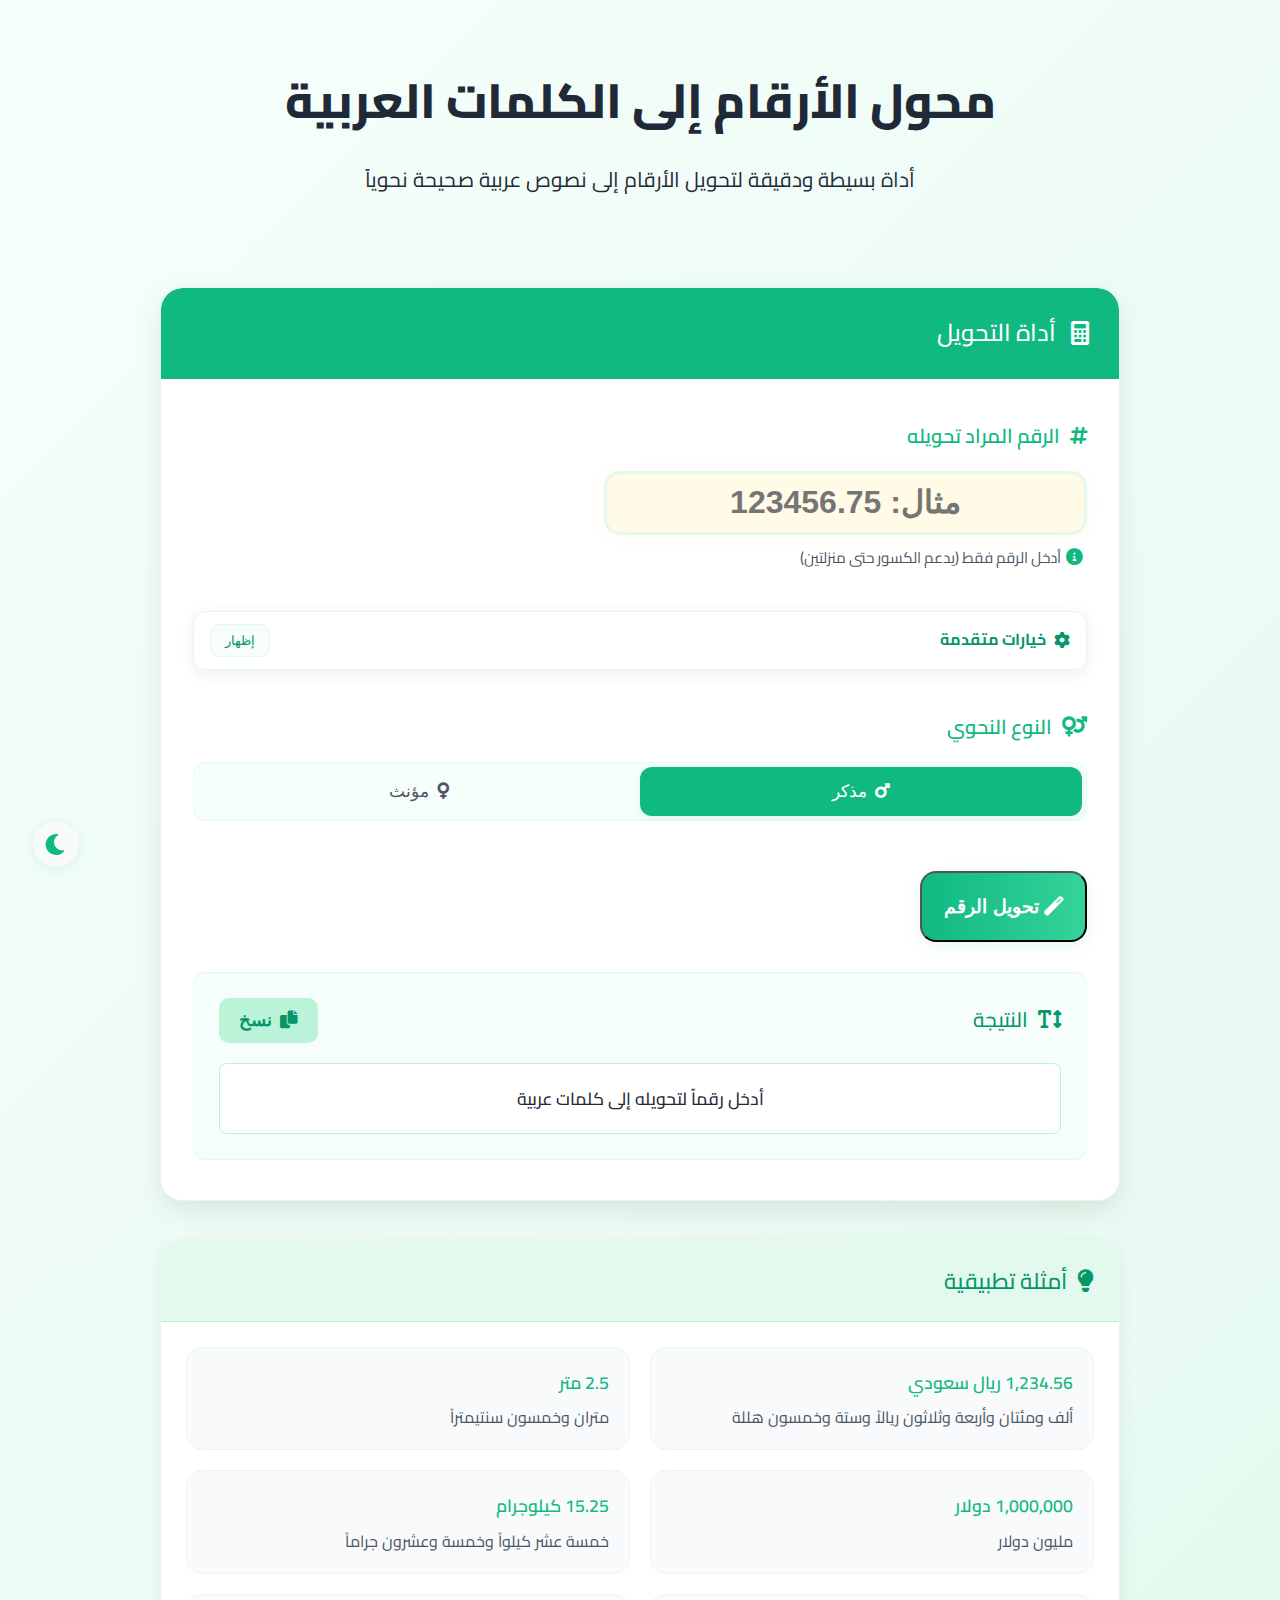
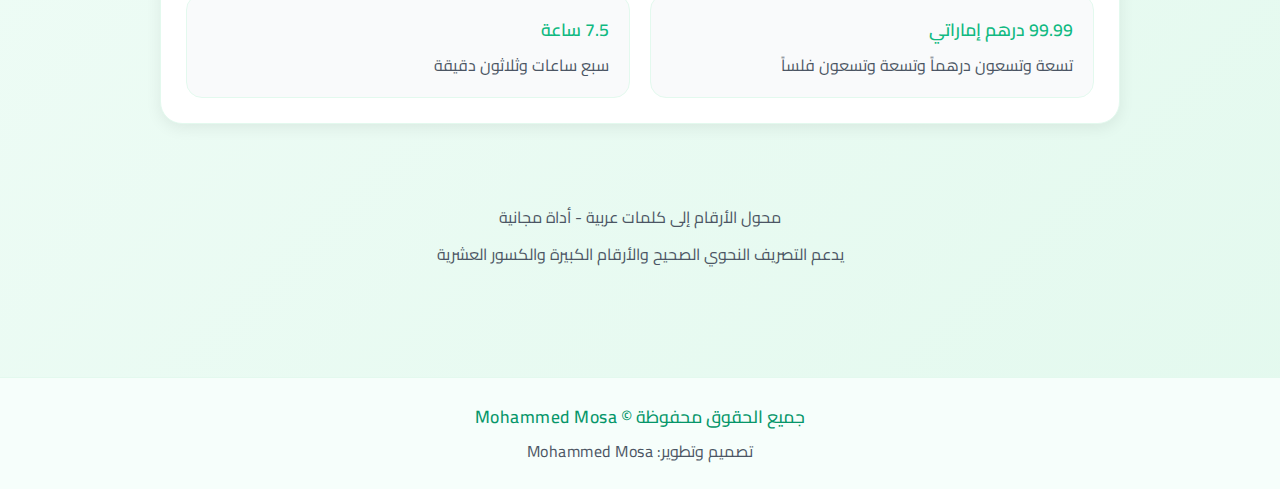
<file: numbers.html>
<!DOCTYPE html>
<html lang="ar" dir="rtl">
<head>
    <meta charset="UTF-8">
    <meta name="viewport" content="width=device-width, initial-scale=1.0">
    <title>محول الأرقام إلى كلمات عربية</title>
    <link href="https://cdnjs.cloudflare.com/ajax/libs/font-awesome/6.0.0/css/all.min.css" rel="stylesheet">
    <style>
        @import url('https://fonts.googleapis.com/css2?family=Cairo:wght@300;400;500;600&display=swap');
        
        :root {
            --primary-green: #10b981;
            --dark-green: #059669;
            --light-green: #34d399;
            --green-50: #f6fefb;
            --green-100: #e3f9ee;
            --green-200: #baf3d7;
            --gray-50: #f9fafb;
            --gray-100: #f3f4f6;
            --gray-600: #4b5563;
            --gray-800: #1f2937;
            --shadow: 0 4px 16px 0 rgba(0,0,0,0.07);
            --shadow-lg: 0 10px 30px -3px rgba(0,0,0,0.10);
            --transition: 0.25s cubic-bezier(.4,0,.2,1);
        }
        
        * {
            margin: 0;
            padding: 0;
            box-sizing: border-box;
        }
        
        body {
            font-family: 'Cairo', sans-serif;
            background: linear-gradient(135deg, var(--green-50) 0%, var(--green-100) 100%);
            min-height: 100vh;
            color: var(--gray-800);
            line-height: 1.7;
            transition: background 0.4s, color 0.4s;
        }
        
        .container {
            max-width: 1000px;
            margin: 0 auto;
            padding: 20px;
        }
        
        .header {
            text-align: center;
            margin-bottom: 40px;
            padding: 40px 20px;
        }
        
        /* تحسين العناوين والمسافات */
        .header h1 {
            font-size: 3rem;
            font-weight: 800;
            margin-bottom: 20px;
            letter-spacing: 1px;
        }
        .header p {
            font-size: 1.3rem;
            margin-bottom: 10px;
        }
        .main-card, .examples-section {
            margin-bottom: 40px;
        }
        .form-section {
            margin-bottom: 40px;
        }
        .section-title {
            font-size: 1.25rem;
            font-weight: 600;
            color: var(--primary-green);
            margin-bottom: 18px;
            display: flex;
            align-items: center;
            gap: 10px;
        }
        .form-input {
            border-radius: 16px;
            padding: 20px;
            font-size: 1.15rem;
            background: var(--gray-50);
            border: 2px solid var(--green-100);
            transition: var(--transition);
            margin-bottom: 6px;
        }
        .form-input:focus {
            border-color: var(--primary-green);
            background: #fff;
            box-shadow: 0 0 0 4px rgba(16,185,129,0.13);
        }
        .form-group {
            position: relative;
        }
        /* تلميحات وأيقونات */
        .form-input-hint {
            font-size: 0.95rem;
            color: var(--gray-600);
            margin-top: 2px;
            margin-right: 4px;
            display: flex;
            align-items: center;
            gap: 5px;
        }
        .form-input-hint i {
            color: var(--primary-green);
            font-size: 1.1em;
        }
        /* زر التحويل */
        .convert-button {
            border-radius: 16px;
            font-size: 1.2rem;
            padding: 22px;
            background: linear-gradient(90deg, var(--primary-green), var(--light-green));
            color: #fff;
            font-weight: 700;
            box-shadow: 0 4px 16px 0 rgba(16,185,129,0.10);
            margin-top: 10px;
        }
        .convert-button:hover {
            background: var(--dark-green);
            color: #fff;
            box-shadow: 0 8px 24px -4px rgba(16,185,129,0.13);
            transform: translateY(-2px) scale(1.04);
        }
        /* زر النسخ */
        .copy-btn {
            background: var(--green-200);
            color: var(--dark-green);
            border: none;
            border-radius: 10px;
            padding: 12px 20px;
            font-size: 1.1rem;
            font-weight: 600;
            cursor: pointer;
            transition: var(--transition);
            display: flex;
            align-items: center;
            gap: 8px;
            position: relative;
        }
        .copy-btn.copied::after {
            content: 'تم النسخ!';
            position: absolute;
            top: -38px;
            right: 50%;
            transform: translateX(50%);
            background: var(--primary-green);
            color: #fff;
            padding: 6px 16px;
            border-radius: 8px;
            font-size: 1rem;
            box-shadow: 0 2px 8px 0 rgba(16,185,129,0.10);
            opacity: 1;
            pointer-events: none;
            z-index: 10;
            animation: fadeInOut 1.5s;
        }
        @keyframes fadeInOut {
            0% { opacity: 0; }
            10% { opacity: 1; }
            90% { opacity: 1; }
            100% { opacity: 0; }
        }
        .copy-btn:hover {
            background: var(--primary-green);
            color: #fff;
        }
        /* رسالة نجاح/خطأ أعلى النتيجة */
        .feedback-message {
            display: flex;
            align-items: center;
            gap: 10px;
            font-size: 1.1rem;
            font-weight: 600;
            margin-bottom: 12px;
            padding: 12px 18px;
            border-radius: 10px;
            background: var(--green-100);
            color: var(--dark-green);
            box-shadow: 0 2px 8px 0 rgba(16,185,129,0.07);
            min-height: 40px;
        }
        .feedback-message.error {
            background: #ffeaea;
            color: #d32f2f;
        }
        .feedback-message.success {
            background: #e3f9ee;
            color: var(--primary-green);
        }
        /* استجابة أفضل للشاشات الصغيرة */
        @media (max-width: 600px) {
            .header h1 { font-size: 2rem; }
            .main-card, .examples-section { margin-bottom: 24px; }
            .form-section { margin-bottom: 24px; }
            .convert-button { font-size: 1rem; padding: 16px; }
            .copy-btn { font-size: 1rem; padding: 10px 14px; }
        }
        
        .main-card {
            background: white;
            border-radius: 22px;
            box-shadow: var(--shadow-lg);
            overflow: hidden;
            border: 1px solid var(--green-100);
            margin-bottom: 32px;
        }
        
        .card-header {
            background: var(--primary-green);
            color: white;
            padding: 25px 30px;
            display: flex;
            align-items: center;
            gap: 15px;
            border-radius: 22px 22px 0 0;
        }
        
        .card-header i {
            font-size: 24px;
        }
        
        .card-header h2 {
            font-size: 1.5rem;
            font-weight: 500;
        }
        
        .card-body {
            padding: 40px 32px;
        }
        
        .form-grid {
            display: grid;
            grid-template-columns: repeat(auto-fit, minmax(250px, 1fr));
            gap: 20px;
        }
        
        .toggle-buttons {
            display: flex;
            background: var(--green-50);
            border-radius: 12px;
            padding: 4px;
            border: 1px solid var(--green-100);
        }
        
        .toggle-btn {
            flex: 1;
            padding: 14px 0;
            background: transparent;
            border: none;
            border-radius: 12px;
            font-size: 1.05rem;
            font-weight: 500;
            color: var(--gray-600);
            cursor: pointer;
            transition: var(--transition);
            display: flex;
            align-items: center;
            justify-content: center;
            gap: 8px;
        }
        
        .toggle-btn.active {
            background: var(--primary-green);
            color: #fff;
            box-shadow: 0 2px 8px 0 rgba(16,185,129,0.10);
        }
        
        .result-section {
            margin-top: 30px;
            padding: 25px;
            background: var(--green-50);
            border-radius: 12px;
            border: 1px solid var(--green-100);
            position: relative;
        }
        
        .result-header {
            display: flex;
            align-items: center;
            justify-content: space-between;
            margin-bottom: 20px;
        }
        
        .result-title {
            font-size: 1.3rem;
            font-weight: 500;
            color: var(--dark-green);
            display: flex;
            align-items: center;
            gap: 10px;
        }
        
        .result-text {
            background: white;
            padding: 20px;
            border-radius: 8px;
            border: 1px solid var(--green-200);
            font-size: 1.1rem;
            font-weight: 500;
            color: var(--gray-800);
            line-height: 1.7;
            text-align: center;
            min-height: 60px;
            display: flex;
            align-items: center;
            justify-content: center;
        }
        
        .examples-section {
            margin-top: 40px;
            background: white;
            border-radius: 22px;
            box-shadow: var(--shadow);
            border: 1px solid var(--green-100);
            overflow: hidden;
        }
        
        .examples-header {
            background: var(--green-100);
            padding: 20px 25px;
            border-bottom: 1px solid var(--green-200);
        }
        
        .examples-title {
            font-size: 1.4rem;
            font-weight: 500;
            color: var(--dark-green);
            display: flex;
            align-items: center;
            gap: 10px;
        }
        
        .examples-grid {
            padding: 25px;
            display: grid;
            grid-template-columns: repeat(auto-fit, minmax(300px, 1fr));
            gap: 20px;
        }
        
        .example-card {
            background: var(--gray-50);
            border: 1px solid var(--green-100);
            border-radius: 16px;
            padding: 20px;
            cursor: pointer;
            transition: var(--transition);
        }
        
        .example-card:hover {
            background: var(--green-50);
            border-color: var(--primary-green);
            box-shadow: 0 4px 16px 0 rgba(16,185,129,0.10);
            transform: translateY(-2px) scale(1.02);
        }
        
        .example-number {
            font-weight: 600;
            color: var(--primary-green);
            font-size: 1.1rem;
            margin-bottom: 8px;
        }
        
        .example-result {
            color: var(--gray-600);
            font-size: 1rem;
            line-height: 1.5;
        }
        
        .footer {
            text-align: center;
            margin-top: 50px;
            padding: 30px 20px;
            color: var(--gray-600);
        }
        
        .footer p {
            margin-bottom: 10px;
            font-size: 1rem;
        }
        
        /* تأثيرات بسيطة */
        .fade-in {
            animation: fadeIn 0.5s ease-out;
        }
        
        @keyframes fadeIn {
            from { opacity: 0; transform: translateY(20px); }
            to { opacity: 1; transform: translateY(0); }
        }
        
        .success {
            animation: successPulse 0.6s ease-out;
        }
        
        @keyframes successPulse {
            0% { background: var(--green-50); }
            50% { background: var(--green-100); }
            100% { background: var(--green-50); }
        }
        
        /* خيارات متقدمة قابلة للطي */
        .advanced-header {
            display: flex;
            align-items: center;
            justify-content: space-between;
            margin: 8px 0 10px 0;
            padding: 12px 16px;
            background: rgba(255,255,255,0.7);
            border: 1px solid var(--green-100);
            border-radius: 12px;
            box-shadow: var(--shadow);
        }
        .advanced-title {
            display: flex;
            align-items: center;
            gap: 8px;
            font-weight: 700;
            color: var(--dark-green);
        }
        .advanced-toggle {
            border: 1px solid var(--green-100);
            background: var(--green-50);
            color: var(--dark-green);
            border-radius: 10px;
            padding: 8px 14px;
            cursor: pointer;
            transition: var(--transition);
        }
        .advanced-toggle:hover { background: var(--light-green); color: #fff; }
        .advanced-content { display: none; }
        .advanced-content.open { display: block; animation: fadeIn 0.3s ease-out; }
        
        /* استجابة للشاشات الصغيرة */
        @media (max-width: 768px) {
            .container {
                padding: 15px;
            }
            
            .header h1 {
                font-size: 2rem;
            }
            
            .card-body,
            .examples-grid {
                padding: 20px;
            }
            
            .form-grid {
                grid-template-columns: 1fr;
            }
            
            .examples-grid {
                grid-template-columns: 1fr;
            }
        }
        /* Dark mode styles */
        body.dark-mode {
            background: linear-gradient(135deg, #232d2b 0%, #1a2321 100%);
            color: #e6f4ef;
        }
        body.dark-mode .main-card,
        body.dark-mode .examples-section {
            background: #232d2b;
            box-shadow: 0 10px 30px -3px rgba(0,0,0,0.30);
        }
        body.dark-mode .form-input {
            background: #1a2321;
            color: #e6f4ef;
            border-color: #2e4d45;
        }
        body.dark-mode .form-input:focus {
            background: #232d2b;
            border-color: var(--light-green);
            box-shadow: 0 0 0 4px rgba(52,211,153,0.10);
        }
        body.dark-mode .convert-button {
            background: var(--light-green);
            color: #1a2321;
        }
        body.dark-mode .convert-button:hover {
            background: var(--primary-green);
            color: #fff;
        }
        body.dark-mode .toggle-btn.active {
            background: var(--light-green);
            color: #1a2321;
        }
        body.dark-mode .example-card {
            background: #1a2321;
            border-color: #2e4d45;
        }
        body.dark-mode .footer-credit {
            background: #232d2b;
            color: var(--light-green);
            border-top: 1px solid #2e4d45;
        }
        /* Dark mode toggle button */
        .dark-toggle {
            position: fixed;
            left: 32px;
            bottom: 32px;
            z-index: 1000;
            background: var(--gray-50);
            color: var(--primary-green);
            border: 1.5px solid var(--green-100);
            border-radius: 50%;
            width: 48px;
            height: 48px;
            display: flex;
            align-items: center;
            justify-content: center;
            font-size: 1.5rem;
            cursor: pointer;
            box-shadow: 0 2px 8px 0 rgba(16,185,129,0.10);
            transition: var(--transition);
        }
        .dark-toggle:hover {
            background: var(--primary-green);
            color: #fff;
        }
        body.dark-mode .dark-toggle {
            background: #232d2b;
            color: var(--light-green);
            border-color: #2e4d45;
        }
        body.dark-mode .dark-toggle:hover {
            background: var(--light-green);
            color: #232d2b;
        }
        .form-group #numberInput {
            font-size: 2rem;
            padding: 28px 20px;
            height: 64px;
            border-width: 3px;
            background: #fffbe7;
            box-shadow: 0 2px 16px 0 rgba(255, 193, 7, 0.07);
            text-align: center;
            font-weight: 700;
            letter-spacing: 1px;
            margin-bottom: 8px;
        }
        @media (max-width: 600px) {
            .form-group #numberInput {
                font-size: 1.3rem;
                padding: 18px 10px;
                height: 48px;
            }
        }
    </style>
</head>
<body>
    <button class="dark-toggle" id="darkToggle" title="تبديل الوضع الليلي"><i class="fas fa-moon"></i></button>
    <div class="container">
        <!-- الرأس -->
        <div class="header">
            <h1>محول الأرقام إلى الكلمات العربية</h1>
            <p>أداة بسيطة ودقيقة لتحويل الأرقام إلى نصوص عربية صحيحة نحوياً</p>
        </div>

        <!-- البطاقة الرئيسية -->
        <div class="main-card">
            <div class="card-header">
                <i class="fas fa-calculator"></i>
                <h2>أداة التحويل</h2>
            </div>
            
            <div class="card-body">
                <!-- إدخال الرقم -->
                <div class="form-section">
                    <div class="section-title">
                        <i class="fas fa-hashtag"></i>
                        الرقم المراد تحويله
                    </div>
                    <div class="form-group">
                        <input type="text" id="numberInput" class="form-input" placeholder="مثال: 123456.75" inputmode="decimal" autocomplete="off" pattern="[0-9.,]*">
                        <div class="form-input-hint"><i class="fas fa-info-circle"></i>أدخل الرقم فقط (يدعم الكسور حتى منزلتين)</div>
                    </div>
                </div>

                <!-- خيارات متقدمة -->
                <div class="form-section">
                    <div class="advanced-header">
                        <div class="advanced-title"><i class="fas fa-cog"></i> خيارات متقدمة</div>
                        <button type="button" id="advancedToggle" class="advanced-toggle">إظهار</button>
                    </div>
                    <div id="advancedContent" class="advanced-content">
                        <!-- الوحدات الأساسية -->
                        <div class="form-section" style="margin-top: 10px;">
                            <div class="section-title"><i class="fas fa-language"></i> الوحدات الأساسية</div>
                            <div class="form-grid">
                                <div class="form-group">
                                    <input type="text" id="singular" class="form-input" placeholder="المفرد (مثال: ريال)">
                                    <div class="form-input-hint"><i class="fas fa-info-circle"></i>المفرد (مثال: ريال)</div>
                                </div>
                                <div class="form-group">
                                    <input type="text" id="dual" class="form-input" placeholder="المثنى (مثال: ريالان)">
                                    <div class="form-input-hint"><i class="fas fa-info-circle"></i>المثنى (مثال: ريالان)</div>
                                </div>
                                <div class="form-group">
                                    <input type="text" id="plural" class="form-input" placeholder="الجمع (مثال: ريالات)">
                                    <div class="form-input-hint"><i class="fas fa-info-circle"></i>الجمع (مثال: ريالات)</div>
                                </div>
                            </div>
                        </div>
                        <!-- وحدات الكسور -->
                        <div class="form-section">
                            <div class="section-title"><i class="fas fa-percentage"></i> وحدات الكسور العشرية (اختيارية)</div>
                            <div class="form-grid">
                                <div class="form-group">
                                    <input type="text" id="fractionalSingular" class="form-input" placeholder="مفرد الكسر (مثال: هللة)">
                                    <div class="form-input-hint"><i class="fas fa-info-circle"></i>مفرد الكسر (مثال: هللة)</div>
                                </div>
                                <div class="form-group">
                                    <input type="text" id="fractionalDual" class="form-input" placeholder="مثنى الكسر (مثال: هللتان)">
                                    <div class="form-input-hint"><i class="fas fa-info-circle"></i>مثنى الكسر (مثال: هللتان)</div>
                                </div>
                                <div class="form-group">
                                    <input type="text" id="fractionalPlural" class="form-input" placeholder="جمع الكسر (مثال: هللات)">
                                    <div class="form-input-hint"><i class="fas fa-info-circle"></i>جمع الكسر (مثال: هللات)</div>
                                </div>
                            </div>
                        </div>
                    </div>
                </div>

                <!-- النوع النحوي -->
                <div class="form-section">
                    <div class="section-title">
                        <i class="fas fa-venus-mars"></i>
                        النوع النحوي
                    </div>
                    <div class="toggle-buttons">
                        <button type="button" class="toggle-btn active" data-gender="masculine">
                            <i class="fas fa-mars"></i>
                            مذكر
                        </button>
                        <button type="button" class="toggle-btn" data-gender="feminine">
                            <i class="fas fa-venus"></i>
                            مؤنث
                        </button>
                    </div>
                </div>

                <!-- زر التحويل -->
                <button class="convert-button" onclick="convertNumber()">
                    <i class="fas fa-magic"></i>
                    تحويل الرقم
                </button>

                <!-- عرض النتيجة -->
                <div class="result-section" id="resultSection">
                    <div class="result-header">
                        <div class="result-title">
                            <i class="fas fa-text-height"></i>
                            النتيجة
                        </div>
                        <button class="copy-btn" id="copyBtn" onclick="copyResult()">
                            <i class="fas fa-copy"></i>
                            نسخ
                        </button>
                    </div>
                    <div class="result-text" id="result">
                        أدخل رقماً لتحويله إلى كلمات عربية
                    </div>
                </div>
                <!-- رسالة نجاح/خطأ أعلى النتيجة -->
                <div id="feedbackMsg" class="feedback-message" style="display:none;"></div>
            </div>
        </div>

        <!-- قسم الأمثلة -->
        <div class="examples-section">
            <div class="examples-header">
                <div class="examples-title">
                    <i class="fas fa-lightbulb"></i>
                    أمثلة تطبيقية
                </div>
            </div>
            
            <div class="examples-grid">
                <div class="example-card" onclick="loadExample(1234.56, 'ريال', 'ريالان', 'ريالات', 'هللة', 'هللتان', 'هللات', true)">
                    <div class="example-number">1,234.56 ريال سعودي</div>
                    <div class="example-result">ألف ومئتان وأربعة وثلاثون ريالاً وستة وخمسون هللة</div>
                </div>
                
                <div class="example-card" onclick="loadExample(2.5, 'متر', 'متران', 'أمتار', 'سنتيمتر', 'سنتيمتران', 'سنتيمترات', true)">
                    <div class="example-number">2.5 متر</div>
                    <div class="example-result">متران وخمسون سنتيمتراً</div>
                </div>
                
                <div class="example-card" onclick="loadExample(1000000, 'دولار', 'دولاران', 'دولارات', '', '', '', true)">
                    <div class="example-number">1,000,000 دولار</div>
                    <div class="example-result">مليون دولار</div>
                </div>
                
                <div class="example-card" onclick="loadExample(15.25, 'كيلو', 'كيلوان', 'كيلوات', 'جرام', 'جرامان', 'جرامات', true)">
                    <div class="example-number">15.25 كيلوجرام</div>
                    <div class="example-result">خمسة عشر كيلواً وخمسة وعشرون جراماً</div>
                </div>
                
                <div class="example-card" onclick="loadExample(99.99, 'درهم', 'درهمان', 'دراهم', 'فلس', 'فلسان', 'فلوس', true)">
                    <div class="example-number">99.99 درهم إماراتي</div>
                    <div class="example-result">تسعة وتسعون درهماً وتسعة وتسعون فلساً</div>
                </div>
                
                <div class="example-card" onclick="loadExample(7.5, 'ساعة', 'ساعتان', 'ساعات', 'دقيقة', 'دقيقتان', 'دقائق', true)">
                    <div class="example-number">7.5 ساعة</div>
                    <div class="example-result">سبع ساعات وثلاثون دقيقة</div>
                </div>
            </div>
        </div>

        <!-- التذييل -->
        <div class="footer">
            <p>محول الأرقام إلى كلمات عربية - أداة مجانية</p>
            <p>يدعم التصريف النحوي الصحيح والأرقام الكبيرة والكسور العشرية</p>
        </div>
    </div>

    <footer class="footer-credit" style="background: var(--green-50); border-top: 1px solid var(--green-100); padding: 24px 0; text-align: center; margin-top: 48px; font-size: 1.1rem; color: var(--dark-green); letter-spacing: 0.5px;">
        <div style="margin-bottom: 6px; font-weight: 500;">جميع الحقوق محفوظة © Mohammed Mosa</div>
        <div style="font-size: 1rem; color: var(--gray-600);">تصميم وتطوير: Mohammed Mosa</div>
    </footer>

    <script>
        let isMasculine = true;
        
        // إعداد أزرار النوع
        document.querySelectorAll('.toggle-btn').forEach(btn => {
            btn.addEventListener('click', function() {
                document.querySelectorAll('.toggle-btn').forEach(b => b.classList.remove('active'));
                this.classList.add('active');
                isMasculine = this.dataset.gender === 'masculine';
            });
        });

        function numberToArabicWordsFull(number, options) {
            const { singular, dual, plural, fractionalSingular, fractionalDual, fractionalPlural, isMasculine } = options;
            const masculineUnits = [
                'صفر', 'واحد', 'اثنان', 'ثلاثة', 'أربعة', 'خمسة', 'ستة',
                'سبعة', 'ثمانية', 'تسعة', 'عشرة', 'أحد عشر', 'اثنا عشر',
                'ثلاثة عشر', 'أربعة عشر', 'خمسة عشر', 'ستة عشر',
                'سبعة عشر', 'ثمانية عشر', 'تسعة عشر'
            ];
            const feminineUnits = [
                'صفر', 'واحدة', 'اثنتان', 'ثلاث', 'أربع', 'خمس', 'ست',
                'سبع', 'ثمان', 'تسع', 'عشر', 'إحدى عشرة', 'اثنتا عشرة',
                'ثلاث عشرة', 'أربع عشرة', 'خمس عشرة', 'ست عشرة',
                'سبع عشرة', 'ثماني عشرة', 'تسع عشرة'
            ];
            const tens = [ '', '', 'عشرون', 'ثلاثون', 'أربعون', 'خمسون', 'ستون', 'سبعون', 'ثمانون', 'تسعون' ];
            function getUnits(n) { return isMasculine ? masculineUnits[n] : feminineUnits[n]; }
            function convertBelow100(n) {
                if (n < 20) return getUnits(n);
                const ten = Math.floor(n / 10);
                const unit = n % 10;
                if (unit === 0) return tens[ten];
                return `${getUnits(unit)} و${tens[ten]}`;
            }
            function convertBelow1000(n) {
                if (n < 100) return convertBelow100(n);
                const hundred = Math.floor(n / 100);
                const rest = n % 100;
                let hundredWord;
                if (hundred === 1) hundredWord = 'مائة';
                else if (hundred === 2) hundredWord = 'مئتان';
                else hundredWord = `${getUnits(hundred)} مائة`;
                if (rest === 0) return hundredWord;
                return `${hundredWord} و${convertBelow100(rest)}`;
            }
            function splitToTriplets(str) {
                const digits = str.replace(/^0+(?=\d)/, '');
                if (digits === '') return ['0'];
                const triplets = [];
                for (let i = digits.length; i > 0; i -= 3) {
                    const start = Math.max(0, i - 3);
                    triplets.unshift(digits.slice(start, i));
                }
                return triplets;
            }
            function convertLargeFromString(intStr) {
                const normalized = intStr.replace(/[^0-9]/g, '').replace(/^0+(?=\d)/, '');
                if (normalized === '' || /^0+$/.test(normalized)) return getUnits(0);
                if (normalized.length <= 3) return convertBelow1000(parseInt(normalized, 10));
                const scales = [
                    ['', '', ''],
                    ['ألف', 'ألفان', 'آلاف'],
                    ['مليون', 'مليونان', 'ملايين'],
                    ['مليار', 'ملياران', 'مليارات'],
                    ['تريليون', 'تريليونان', 'تريليونات'],
                    ['كوادريليون', 'كوادريليونان', 'كوادريليونات'],
                    ['كوينتليون', 'كوينتليونان', 'كوينتليونات'],
                    ['سكستليون', 'سكستليونان', 'سكستليونات'],
                    ['سيبتليون', 'سيبتليونان', 'سيبتليونات'],
                    ['أوكتليون', 'أوكتليونان', 'أوكتليونات'],
                    ['نونيليون', 'نونيليونان', 'نونيليونات'],
                    ['ديسيليون', 'ديسيليونان', 'ديسيليونات']
                ];
                const groups = splitToTriplets(normalized);
                const parts = [];
                const totalGroups = groups.length;
                for (let idx = 0; idx < totalGroups; idx++) {
                    const chunkStr = groups[idx];
                    const chunkVal = parseInt(chunkStr, 10);
                    if (chunkVal === 0) continue;
                    const scaleIndex = totalGroups - idx - 1; // 0 = وحدات
                    let chunkWords = '';
                    if (scaleIndex > 0 && chunkVal === 1) {
                        chunkWords = (scales[scaleIndex] || ['', '', ''])[0] || '';
                    } else {
                        chunkWords = convertBelow1000(chunkVal);
                        if (scaleIndex > 0) {
                            let scaleWord;
                            if (chunkVal === 2) scaleWord = (scales[scaleIndex] || ['', '', ''])[1] || '';
                            else if (chunkVal >= 3 && chunkVal <= 10) scaleWord = (scales[scaleIndex] || ['', '', ''])[2] || '';
                            else scaleWord = (scales[scaleIndex] || ['', '', ''])[0] || '';
                            if (scaleWord) chunkWords += ` ${scaleWord}`;
                        }
                    }
                    parts.push(chunkWords);
                }
                return parts.join(' و');
            }
            // تطبيع الإدخال ليدعم الأرقام الكبيرة كسلسلة نصية
            const rawStr = String(number).replace(/،/g, '.').replace(/,/g, '.').trim();
            const [intRaw, fracRaw] = rawStr.split('.')
                .map(part => (part || '').replace(/[^0-9]/g, ''));
            const intPartStr = intRaw.replace(/^0+(?=\d)/, '') || '0';
            const fracStr = (fracRaw || '').slice(0, 2);
            const fracPart = fracStr === '' ? 0 : parseInt(fracStr, 10);
            // اختيار وحدة الجزء الصحيح
            let unitWord = '';
            try {
                const intBig = BigInt(intPartStr);
                if (intBig === 1n && singular) unitWord = singular;
                else if (intBig === 2n && dual) unitWord = dual;
                else if (intBig >= 3n && intBig <= 10n && plural) unitWord = plural;
                else if (singular) unitWord = singular;
            } catch (_) {
                if (singular) unitWord = singular;
            }
            let result = convertLargeFromString(intPartStr);
            if (unitWord) result += ` ${unitWord}`;
            // الجزء العشري حتى منزلتين
            if (fracPart > 0 && fractionalSingular) {
                let fracUnitWord = '';
                if (fracPart === 1 && fractionalSingular) fracUnitWord = fractionalSingular;
                else if (fracPart === 2 && fractionalDual) fracUnitWord = fractionalDual;
                else if (fracPart >= 3 && fracPart <= 10 && fractionalPlural) fracUnitWord = fractionalPlural;
                else if (fractionalSingular) fracUnitWord = fractionalSingular;
                const fracWords = convertLargeFromString(String(fracPart));
                if (fracUnitWord) result += ` و${fracWords} ${fracUnitWord}`;
            }
            return result;
        }

        function convertNumber() {
            let raw = document.getElementById('numberInput').value;
            raw = raw.replace(/،/g, '.').replace(/,/g, '.');
            if (!raw) {
                document.getElementById('result').textContent = 'أدخل رقماً لتحويله إلى كلمات عربية';
                document.getElementById('copyBtn').style.display = 'none';
                showFeedback && showFeedback('يرجى إدخال رقم', 'error');
                return;
            }
            if (!/^\d*\.?\d*$/.test(raw)) {
                document.getElementById('result').textContent = 'يرجى إدخال رقم صالح فقط';
                document.getElementById('copyBtn').style.display = 'none';
                showFeedback && showFeedback('المدخل غير صالح. أدخل أرقاماً فقط.', 'error');
                return;
            }
            if (raw.includes('.')) {
                const [intPart, fracPart] = raw.split('.');
                raw = intPart + '.' + (fracPart.substring(0, 2));
            }
            const singular = document.getElementById('singular').value.trim();
            const dual = document.getElementById('dual').value.trim();
            const plural = document.getElementById('plural').value.trim();
            const fractionalSingular = document.getElementById('fractionalSingular').value.trim();
            const fractionalDual = document.getElementById('fractionalDual').value.trim();
            const fractionalPlural = document.getElementById('fractionalPlural').value.trim();
            const options = {
                singular,
                dual,
                plural,
                fractionalSingular: fractionalSingular || null,
                fractionalDual: fractionalDual || null,
                fractionalPlural: fractionalPlural || null,
                isMasculine
            };
            const result = numberToArabicWordsFull(raw, options);
            document.getElementById('result').textContent = result;
            document.getElementById('copyBtn').style.display = 'flex';
            showFeedback && showFeedback('تم التحويل بنجاح!', 'success');
            const resultSection = document.getElementById('resultSection');
            resultSection.classList.add('success');
            setTimeout(() => resultSection.classList.remove('success'), 600);
        }

        function loadExample(number, singular, dual, plural, fractionalSingular, fractionalDual, fractionalPlural, masculine) {
            document.getElementById('numberInput').value = number;
            document.getElementById('singular').value = singular;
            document.getElementById('dual').value = dual;
            document.getElementById('plural').value = plural;
            document.getElementById('fractionalSingular').value = fractionalSingular;
            document.getElementById('fractionalDual').value = fractionalDual;
            document.getElementById('fractionalPlural').value = fractionalPlural;
            
            // تحديث النوع
            document.querySelectorAll('.toggle-btn').forEach(b => b.classList.remove('active'));
            const targetBtn = masculine ? '[data-gender="masculine"]' : '[data-gender="feminine"]';
            document.querySelector(targetBtn).classList.add('active');
            isMasculine = masculine;
            
            // تحويل مع تأثير
            setTimeout(() => convertNumber(), 100);
        }

        function copyResult() {
            const resultText = document.getElementById('result').textContent;
            navigator.clipboard.writeText(resultText).then(() => {
                const btn = document.getElementById('copyBtn');
                btn.classList.add('copied');
                setTimeout(() => btn.classList.remove('copied'), 1500);
            });
        }

        // تحويل تلقائي أثناء الكتابة وتصحيح الإدخال
        const numberInput = document.getElementById('numberInput');
        numberInput.addEventListener('input', function(e) {
            // استبدل الفاصلة بنقطة
            let val = numberInput.value.replace(/،/g, '.').replace(/,/g, '.');
            // اسمح فقط بالأرقام والفاصلة العشرية
            val = val.replace(/[^0-9.]/g, '');
            // لا تسمح بأكثر من نقطة عشرية واحدة
            const parts = val.split('.');
            if (parts.length > 2) {
                val = parts[0] + '.' + parts.slice(1).join('');
            }
            numberInput.value = val;
            convertNumber();
        });
        // منع لصق نص غير رقمي
        numberInput.addEventListener('paste', function(e) {
            const pasted = (e.clipboardData || window.clipboardData).getData('text');
            if (!/^\d*[.,]?\d*$/.test(pasted)) {
                e.preventDefault();
            }
        });

        // تبديل الخيارات المتقدمة
        const advancedToggle = document.getElementById('advancedToggle');
        const advancedContent = document.getElementById('advancedContent');
        if (advancedToggle && advancedContent) {
            advancedToggle.addEventListener('click', function() {
                const isOpen = advancedContent.classList.toggle('open');
                advancedToggle.textContent = isOpen ? 'إخفاء' : 'إظهار';
            });
        }

        // تأثير التلاشي عند التحميل
        document.addEventListener('DOMContentLoaded', function() {
            document.querySelector('.container').classList.add('fade-in');
        });

        // Dark mode toggle functionality
        const darkToggle = document.getElementById('darkToggle');
        darkToggle.addEventListener('click', function() {
            document.body.classList.toggle('dark-mode');
            if(document.body.classList.contains('dark-mode')) {
                darkToggle.innerHTML = '<i class="fas fa-sun"></i>';
            } else {
                darkToggle.innerHTML = '<i class="fas fa-moon"></i>';
            }
        });
    </script>
</body>
</html>
</file>
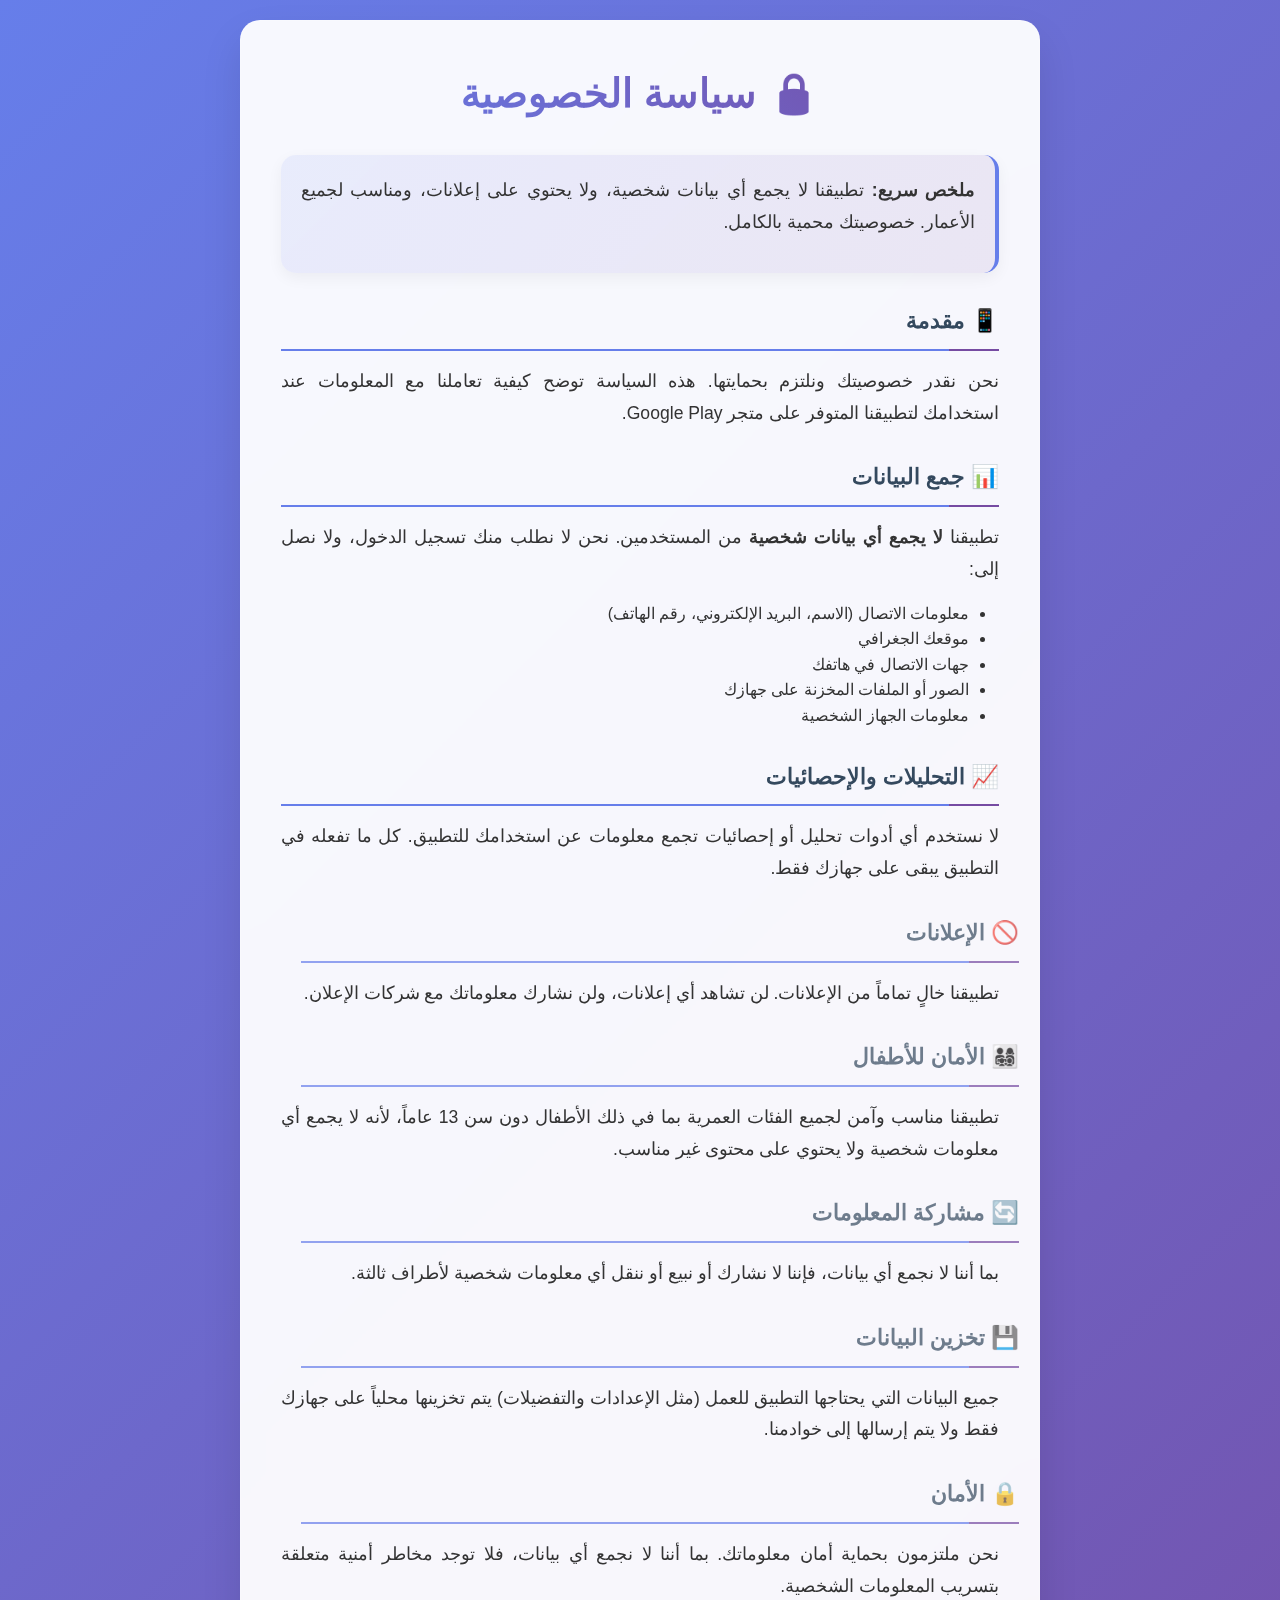
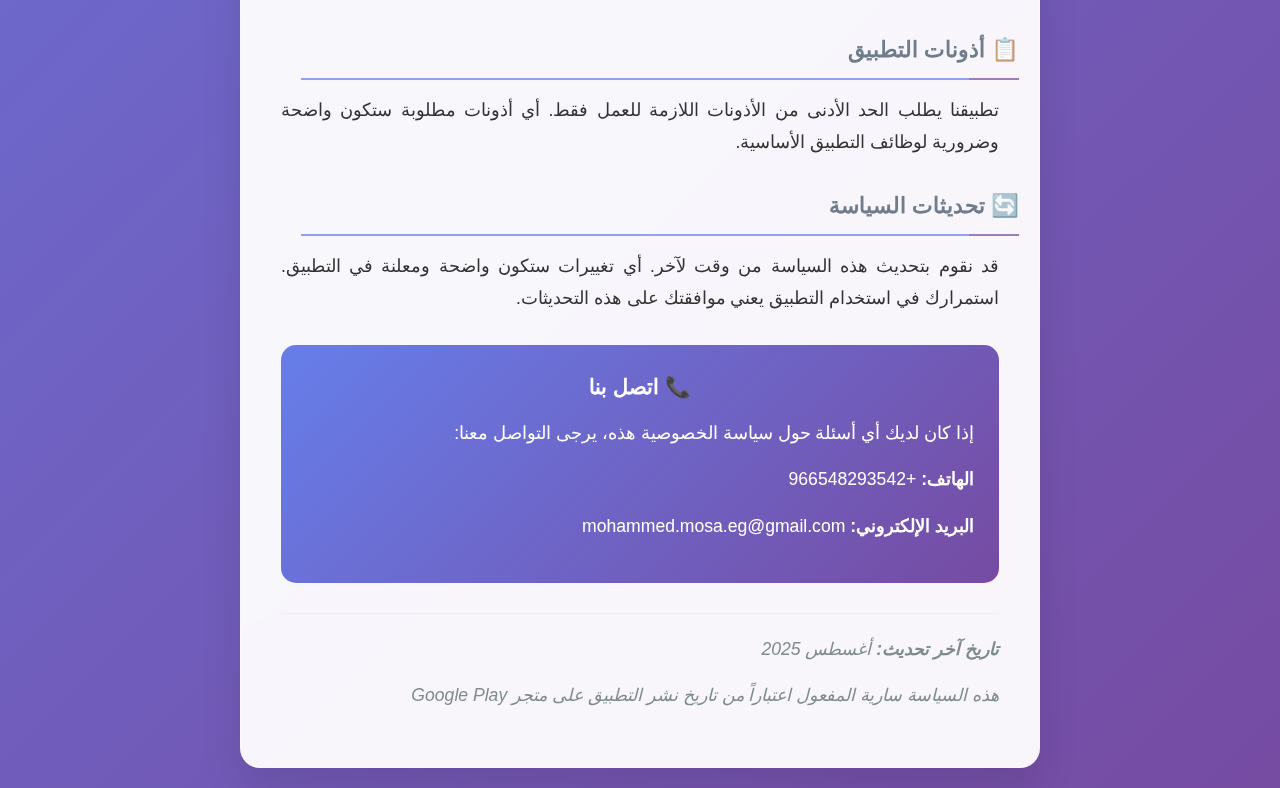
<file: privacy_policy_ar.html>
<!DOCTYPE html>
<html lang="ar" dir="rtl">
<head>
    <meta charset="UTF-8">
    <meta name="viewport" content="width=device-width, initial-scale=1.0">
    <title>سياسة الخصوصية</title>
    <style>
        * {
            margin: 0;
            padding: 0;
            box-sizing: border-box;
        }
        
        body {
            font-family: 'Segoe UI', Tahoma, Geneva, Verdana, sans-serif;
            line-height: 1.6;
            color: #333;
            background: linear-gradient(135deg, #667eea 0%, #764ba2 100%);
            min-height: 100vh;
            padding: 20px;
        }
        
        .container {
            max-width: 800px;
            margin: 0 auto;
            background: rgba(255, 255, 255, 0.95);
            backdrop-filter: blur(10px);
            border-radius: 20px;
            box-shadow: 0 20px 40px rgba(0, 0, 0, 0.1);
            padding: 40px;
            border: 1px solid rgba(255, 255, 255, 0.2);
        }
        
        h1 {
            color: #2c3e50;
            text-align: center;
            margin-bottom: 30px;
            font-size: 2.5rem;
            font-weight: bold;
            background: linear-gradient(45deg, #667eea, #764ba2);
            -webkit-background-clip: text;
            -webkit-text-fill-color: transparent;
            background-clip: text;
        }
        
        h2 {
            color: #34495e;
            margin: 30px 0 15px 0;
            font-size: 1.4rem;
            padding-bottom: 10px;
            border-bottom: 2px solid #667eea;
            position: relative;
        }
        
        h2::after {
            content: '';
            position: absolute;
            bottom: -2px;
            right: 0;
            width: 50px;
            height: 2px;
            background: #764ba2;
        }
        
        p {
            margin-bottom: 15px;
            text-align: justify;
            font-size: 1.1rem;
            line-height: 1.8;
        }
        
        .highlight {
            background: linear-gradient(120deg, rgba(102, 126, 234, 0.1) 0%, rgba(118, 75, 162, 0.1) 100%);
            padding: 20px;
            border-radius: 15px;
            border-right: 4px solid #667eea;
            margin: 20px 0;
            box-shadow: 0 5px 15px rgba(0, 0, 0, 0.05);
        }
        
        .contact-info {
            background: linear-gradient(135deg, #667eea, #764ba2);
            color: white;
            padding: 25px;
            border-radius: 15px;
            margin-top: 30px;
            text-align: center;
        }
        
        .contact-info h3 {
            margin-bottom: 15px;
            font-size: 1.3rem;
        }
        
        .date {
            text-align: center;
            color: #7f8c8d;
            font-style: italic;
            margin-top: 30px;
            padding-top: 20px;
            border-top: 1px solid #ecf0f1;
        }
        
        .icon {
            display: inline-block;
            width: 20px;
            height: 20px;
            margin-left: 10px;
            vertical-align: middle;
        }
        
        @media (max-width: 768px) {
            .container {
                padding: 25px;
                margin: 10px;
            }
            
            h1 {
                font-size: 2rem;
            }
            
            h2 {
                font-size: 1.2rem;
            }
            
            p {
                font-size: 1rem;
            }
        }
        
        .fade-in {
            animation: fadeIn 0.8s ease-in;
        }
        
        @keyframes fadeIn {
            from { opacity: 0; transform: translateY(20px); }
            to { opacity: 1; transform: translateY(0); }
        }
    </style>
</head>
<body>
    <div class="container fade-in">
        <h1>🔒 سياسة الخصوصية</h1>
        
        <div class="highlight">
            <p><strong>ملخص سريع:</strong> تطبيقنا لا يجمع أي بيانات شخصية، ولا يحتوي على إعلانات، ومناسب لجميع الأعمار. خصوصيتك محمية بالكامل.</p>
        </div>

        <h2>📱 مقدمة</h2>
        <p>نحن نقدر خصوصيتك ونلتزم بحمايتها. هذه السياسة توضح كيفية تعاملنا مع المعلومات عند استخدامك لتطبيقنا المتوفر على متجر Google Play.</p>

        <h2>📊 جمع البيانات</h2>
        <p>تطبيقنا <strong>لا يجمع أي بيانات شخصية</strong> من المستخدمين. نحن لا نطلب منك تسجيل الدخول، ولا نصل إلى:</p>
        <ul style="margin-right: 30px; margin-bottom: 15px;">
            <li>معلومات الاتصال (الاسم، البريد الإلكتروني، رقم الهاتف)</li>
            <li>موقعك الجغرافي</li>
            <li>جهات الاتصال في هاتفك</li>
            <li>الصور أو الملفات المخزنة على جهازك</li>
            <li>معلومات الجهاز الشخصية</li>
        </ul>

        <h2>📈 التحليلات والإحصائيات</h2>
        <p>لا نستخدم أي أدوات تحليل أو إحصائيات تجمع معلومات عن استخدامك للتطبيق. كل ما تفعله في التطبيق يبقى على جهازك فقط.</p>

        <h2>🚫 الإعلانات</h2>
        <p>تطبيقنا خالٍ تماماً من الإعلانات. لن تشاهد أي إعلانات، ولن نشارك معلوماتك مع شركات الإعلان.</p>

        <h2>👨‍👩‍👧‍👦 الأمان للأطفال</h2>
        <p>تطبيقنا مناسب وآمن لجميع الفئات العمرية بما في ذلك الأطفال دون سن 13 عاماً، لأنه لا يجمع أي معلومات شخصية ولا يحتوي على محتوى غير مناسب.</p>

        <h2>🔄 مشاركة المعلومات</h2>
        <p>بما أننا لا نجمع أي بيانات، فإننا لا نشارك أو نبيع أو ننقل أي معلومات شخصية لأطراف ثالثة.</p>

        <h2>💾 تخزين البيانات</h2>
        <p>جميع البيانات التي يحتاجها التطبيق للعمل (مثل الإعدادات والتفضيلات) يتم تخزينها محلياً على جهازك فقط ولا يتم إرسالها إلى خوادمنا.</p>

        <h2>🔒 الأمان</h2>
        <p>نحن ملتزمون بحماية أمان معلوماتك. بما أننا لا نجمع أي بيانات، فلا توجد مخاطر أمنية متعلقة بتسريب المعلومات الشخصية.</p>

        <h2>📋 أذونات التطبيق</h2>
        <p>تطبيقنا يطلب الحد الأدنى من الأذونات اللازمة للعمل فقط. أي أذونات مطلوبة ستكون واضحة وضرورية لوظائف التطبيق الأساسية.</p>

        <h2>🔄 تحديثات السياسة</h2>
        <p>قد نقوم بتحديث هذه السياسة من وقت لآخر. أي تغييرات ستكون واضحة ومعلنة في التطبيق. استمرارك في استخدام التطبيق يعني موافقتك على هذه التحديثات.</p>

        <div class="contact-info">
            <h3>📞 اتصل بنا</h3>
            <p>إذا كان لديك أي أسئلة حول سياسة الخصوصية هذه، يرجى التواصل معنا:</p>
            <p><strong>الهاتف:</strong> +966548293542</p>
            <p><strong>البريد الإلكتروني:</strong> mohammed.mosa.eg@gmail.com</p>
        </div>

        <div class="date">
            <p><strong>تاريخ آخر تحديث:</strong> أغسطس 2025</p>
            <p>هذه السياسة سارية المفعول اعتباراً من تاريخ نشر التطبيق على متجر Google Play</p>
        </div>
    </div>

    <script>
        // إضافة تأثيرات بصرية بسيطة
        document.addEventListener('DOMContentLoaded', function() {
            const sections = document.querySelectorAll('h2');
            
            const observer = new IntersectionObserver((entries) => {
                entries.forEach(entry => {
                    if (entry.isIntersecting) {
                        entry.target.style.transform = 'translateX(0)';
                        entry.target.style.opacity = '1';
                    }
                });
            });
            
            sections.forEach(section => {
                section.style.transform = 'translateX(20px)';
                section.style.opacity = '0.7';
                section.style.transition = 'all 0.6s ease';
                observer.observe(section);
            });
        });
    </script>
</body>
</html>
</file>
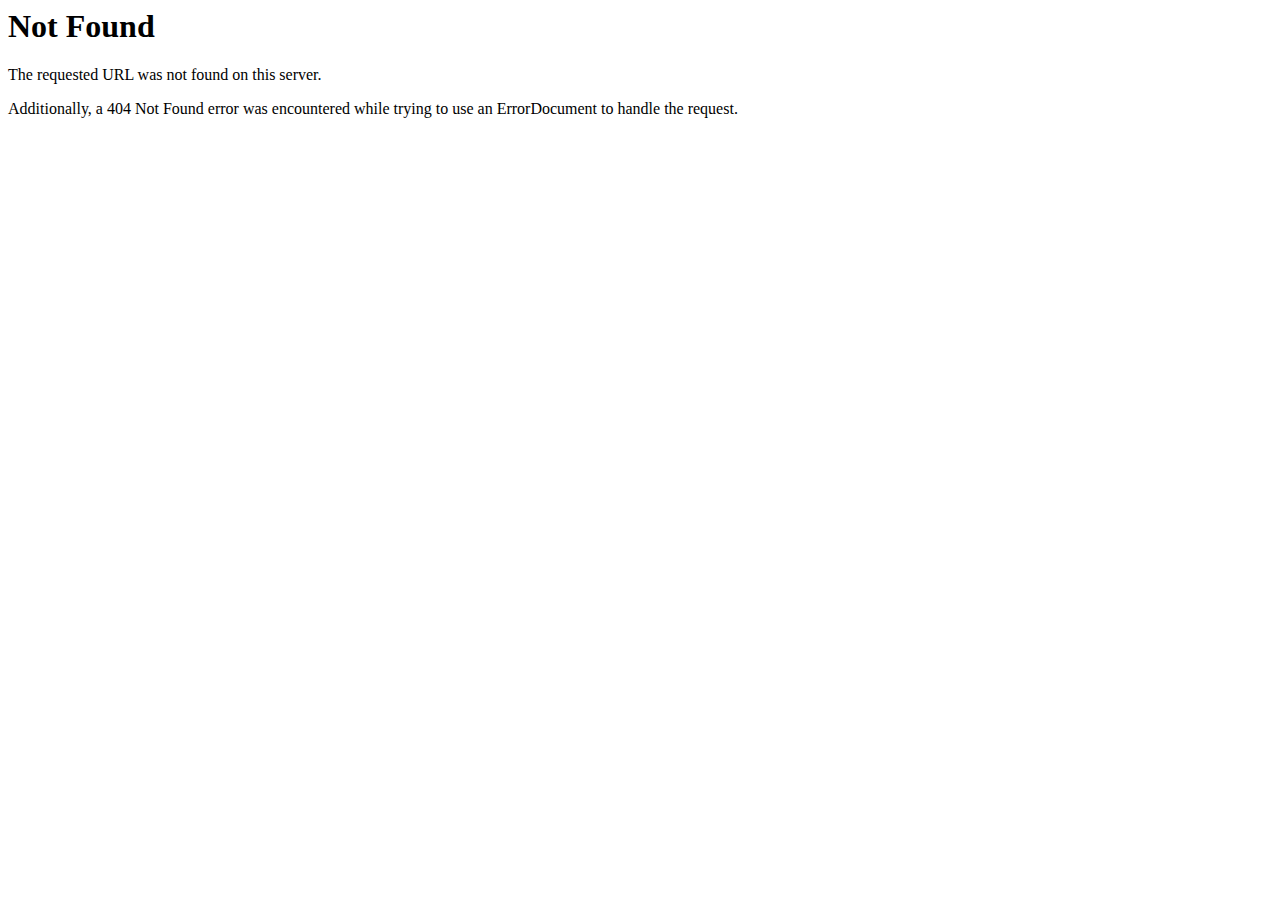
<file: css/owl.video.play.html>
<!DOCTYPE HTML PUBLIC "-//IETF//DTD HTML 2.0//EN">
<html><head>
<title>404 Not Found</title>
</head><body>
<h1>Not Found</h1>
<p>The requested URL was not found on this server.</p>
<p>Additionally, a 404 Not Found
error was encountered while trying to use an ErrorDocument to handle the request.</p>
</body></html>
</file>
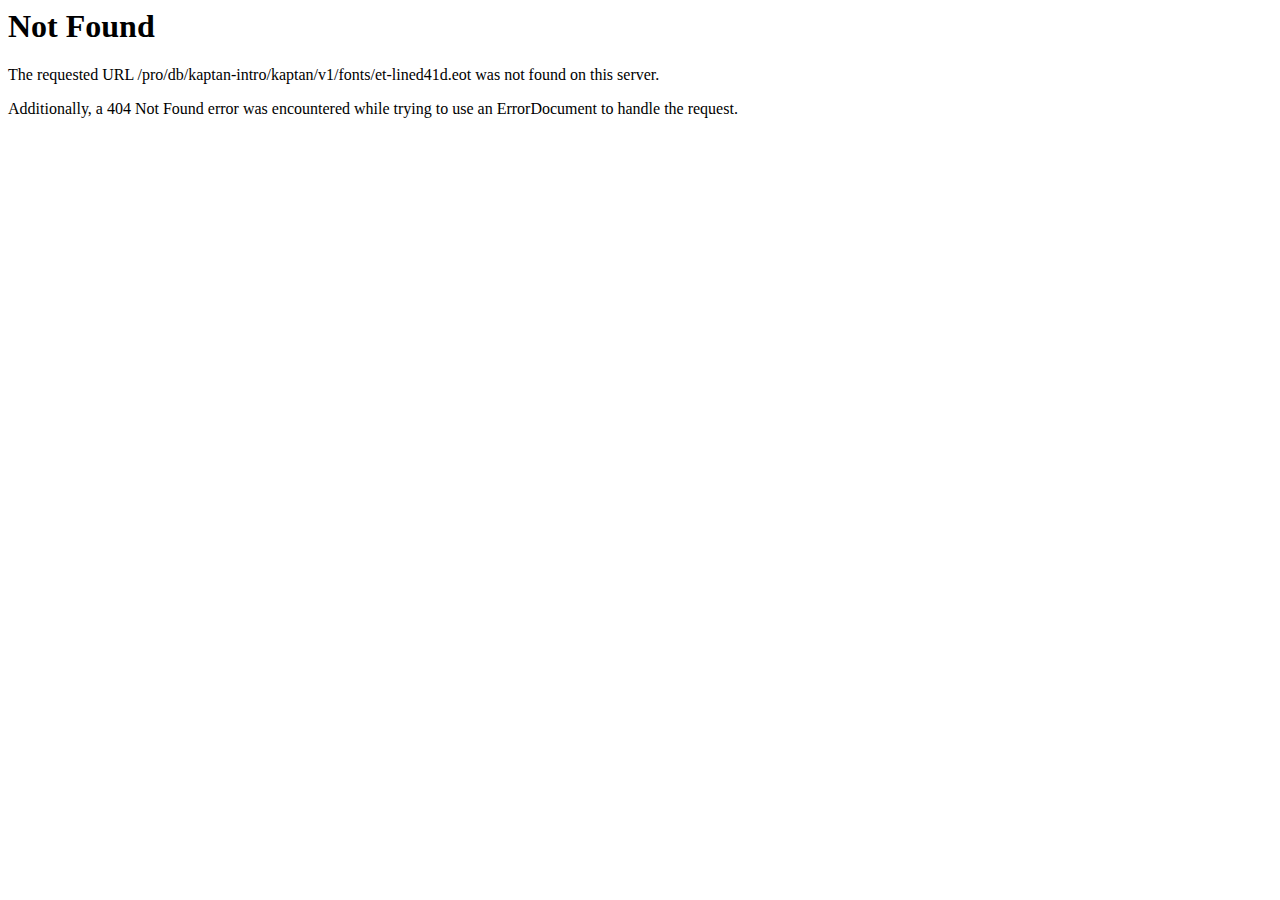
<file: fonts/et-lined41dd41dd41d.html>
<!DOCTYPE HTML PUBLIC "-//IETF//DTD HTML 2.0//EN">
<html>
<!-- Mirrored from mourithemes.com/robin/robin/fonts/et-lined41dd41d.html? by HTTrack Website Copier/3.x [XR&CO'2014], Mon, 23 Aug 2021 18:37:36 GMT -->
<head>
<title>404 Not Found</title>
</head><body>
<h1>Not Found</h1>
<p>The requested URL /pro/db/kaptan-intro/kaptan/v1/fonts/et-lined41d.eot was not found on this server.</p>
<p>Additionally, a 404 Not Found
error was encountered while trying to use an ErrorDocument to handle the request.</p>
</body>
<!-- Mirrored from mourithemes.com/robin/robin/fonts/et-lined41dd41d.html? by HTTrack Website Copier/3.x [XR&CO'2014], Mon, 23 Aug 2021 18:37:36 GMT -->
</html>
</file>
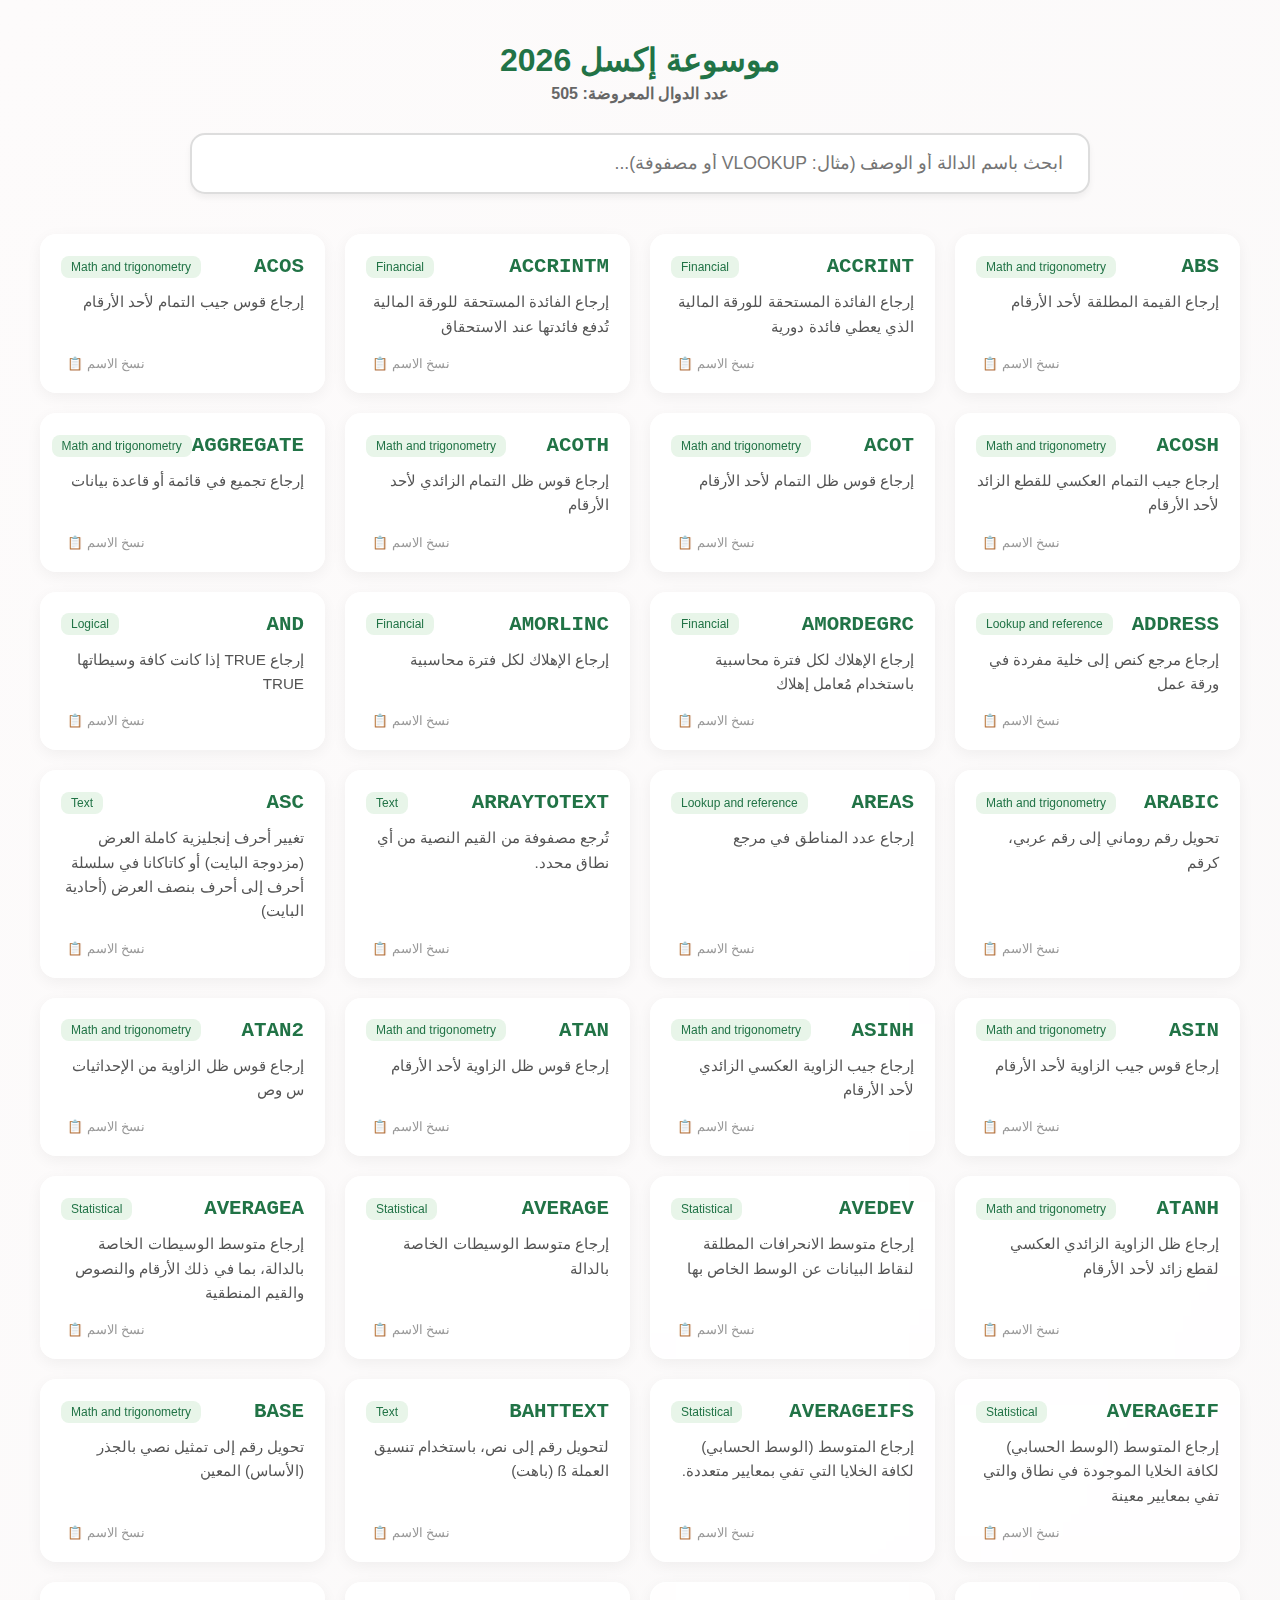
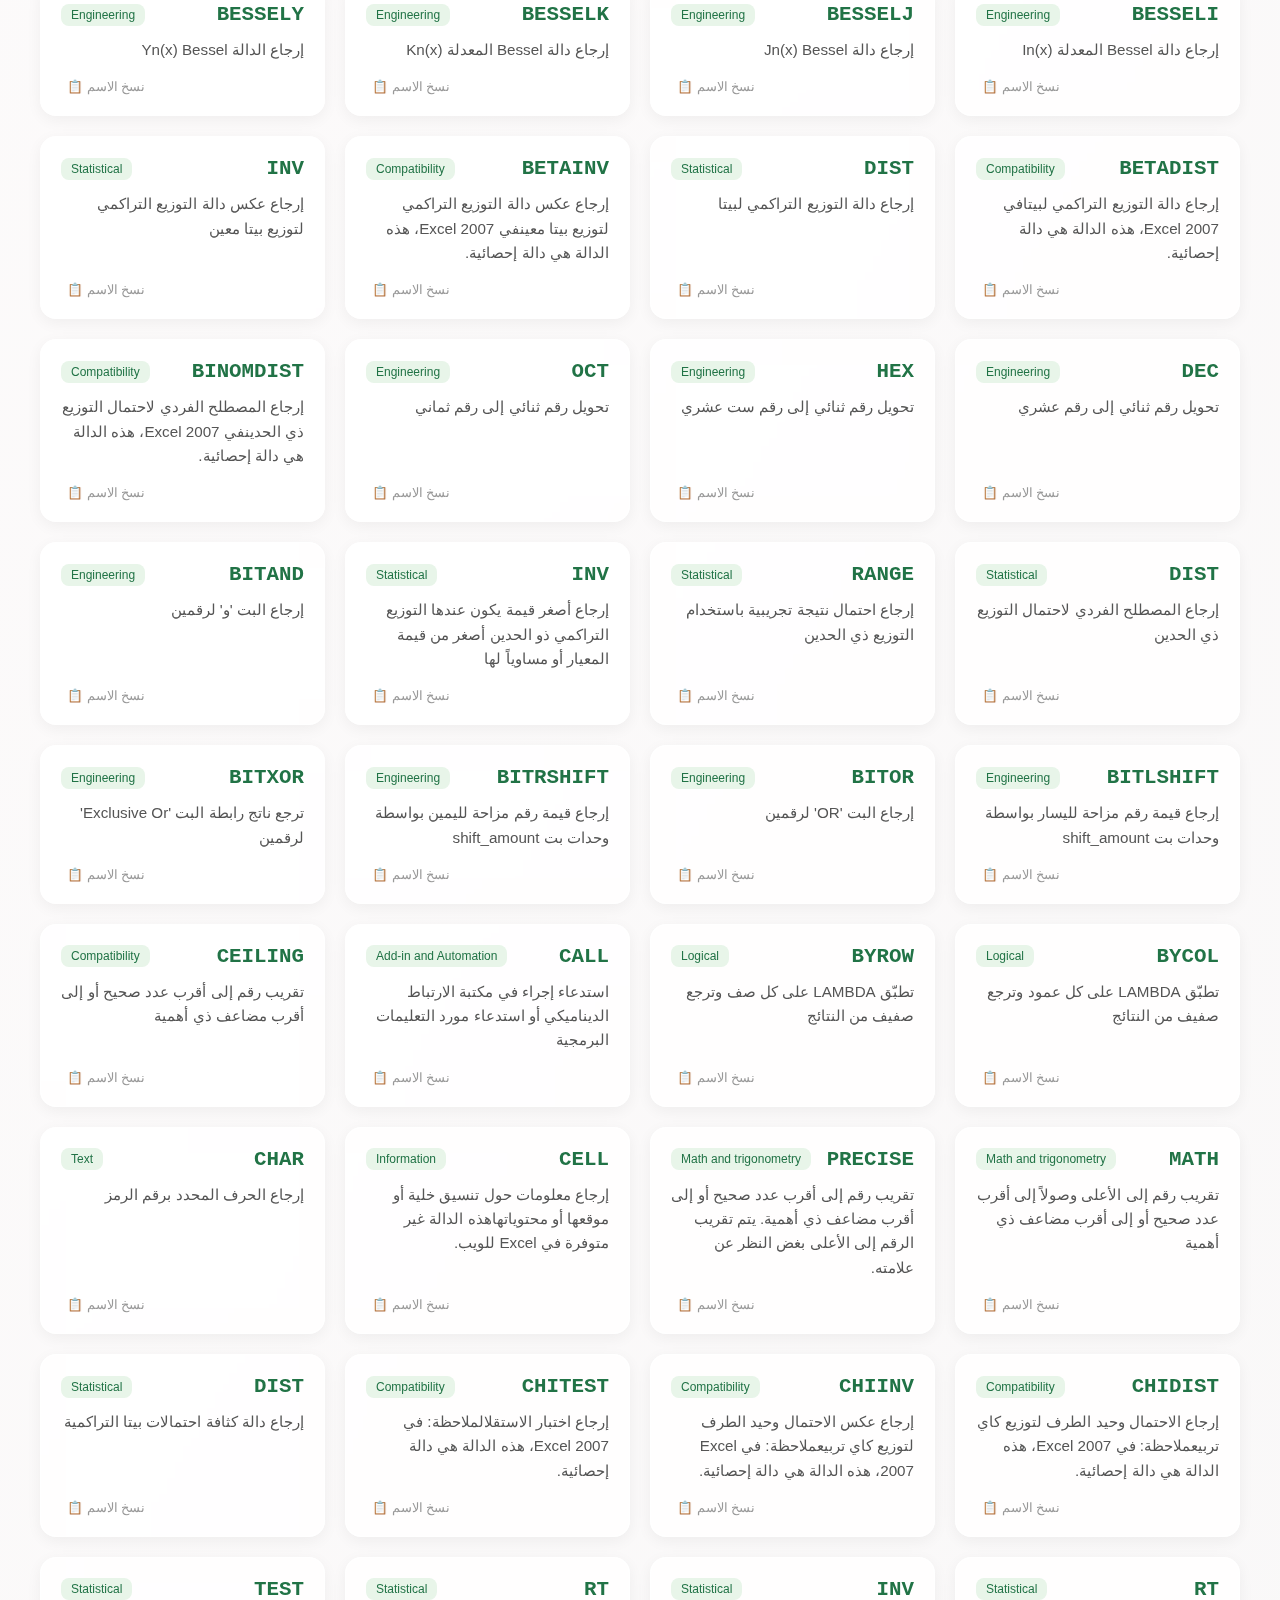
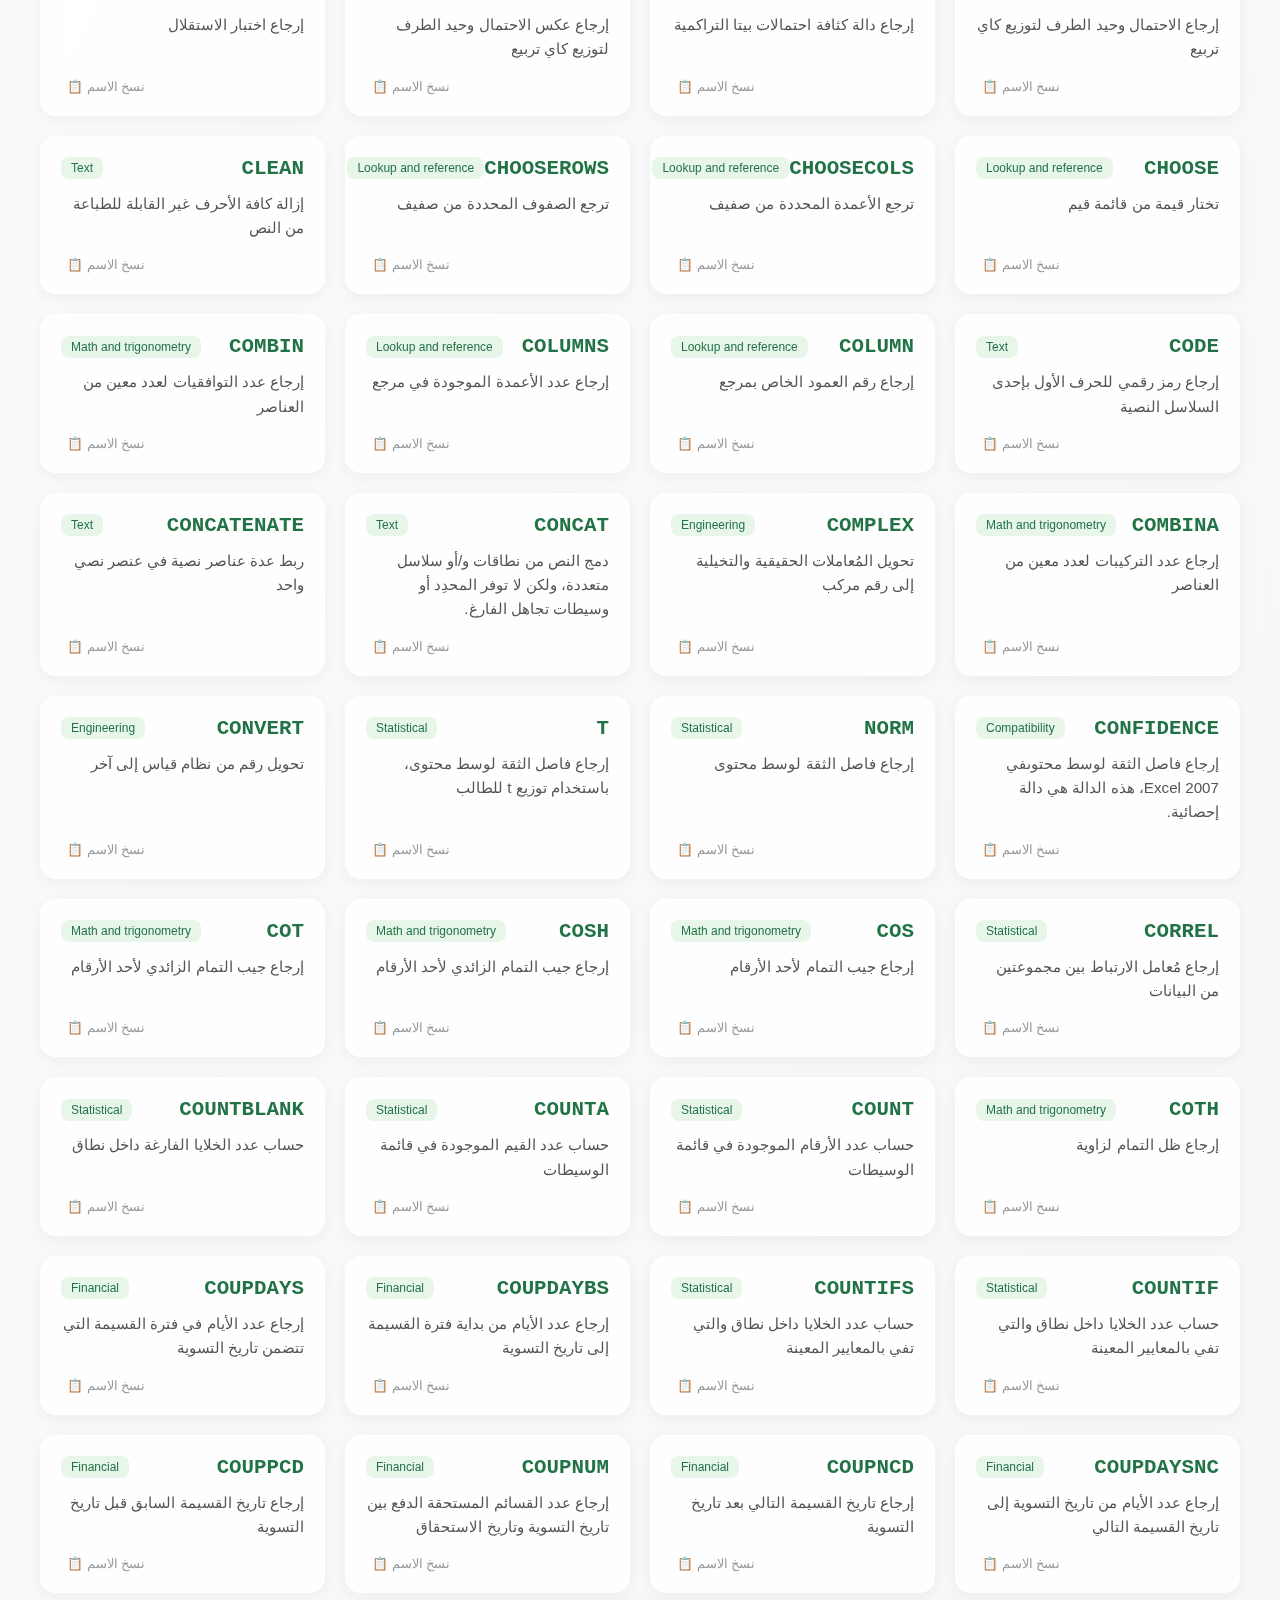
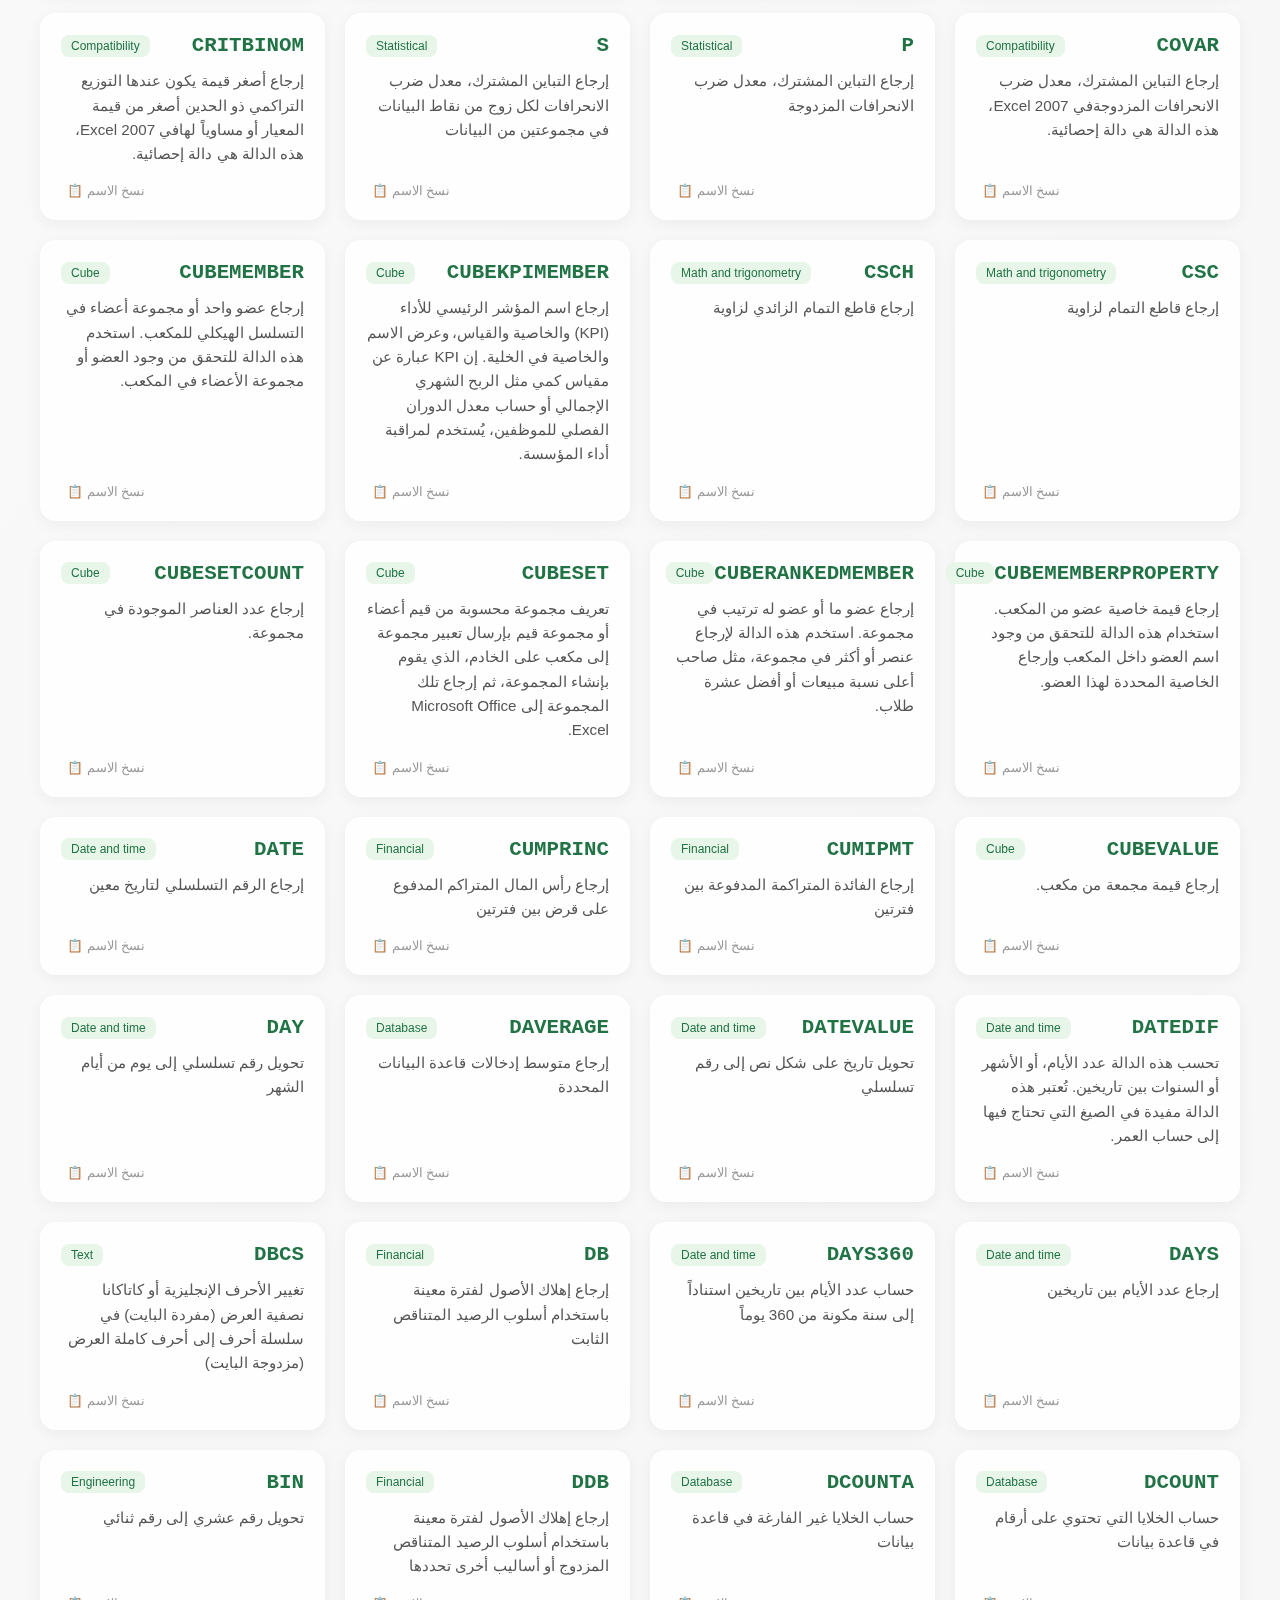
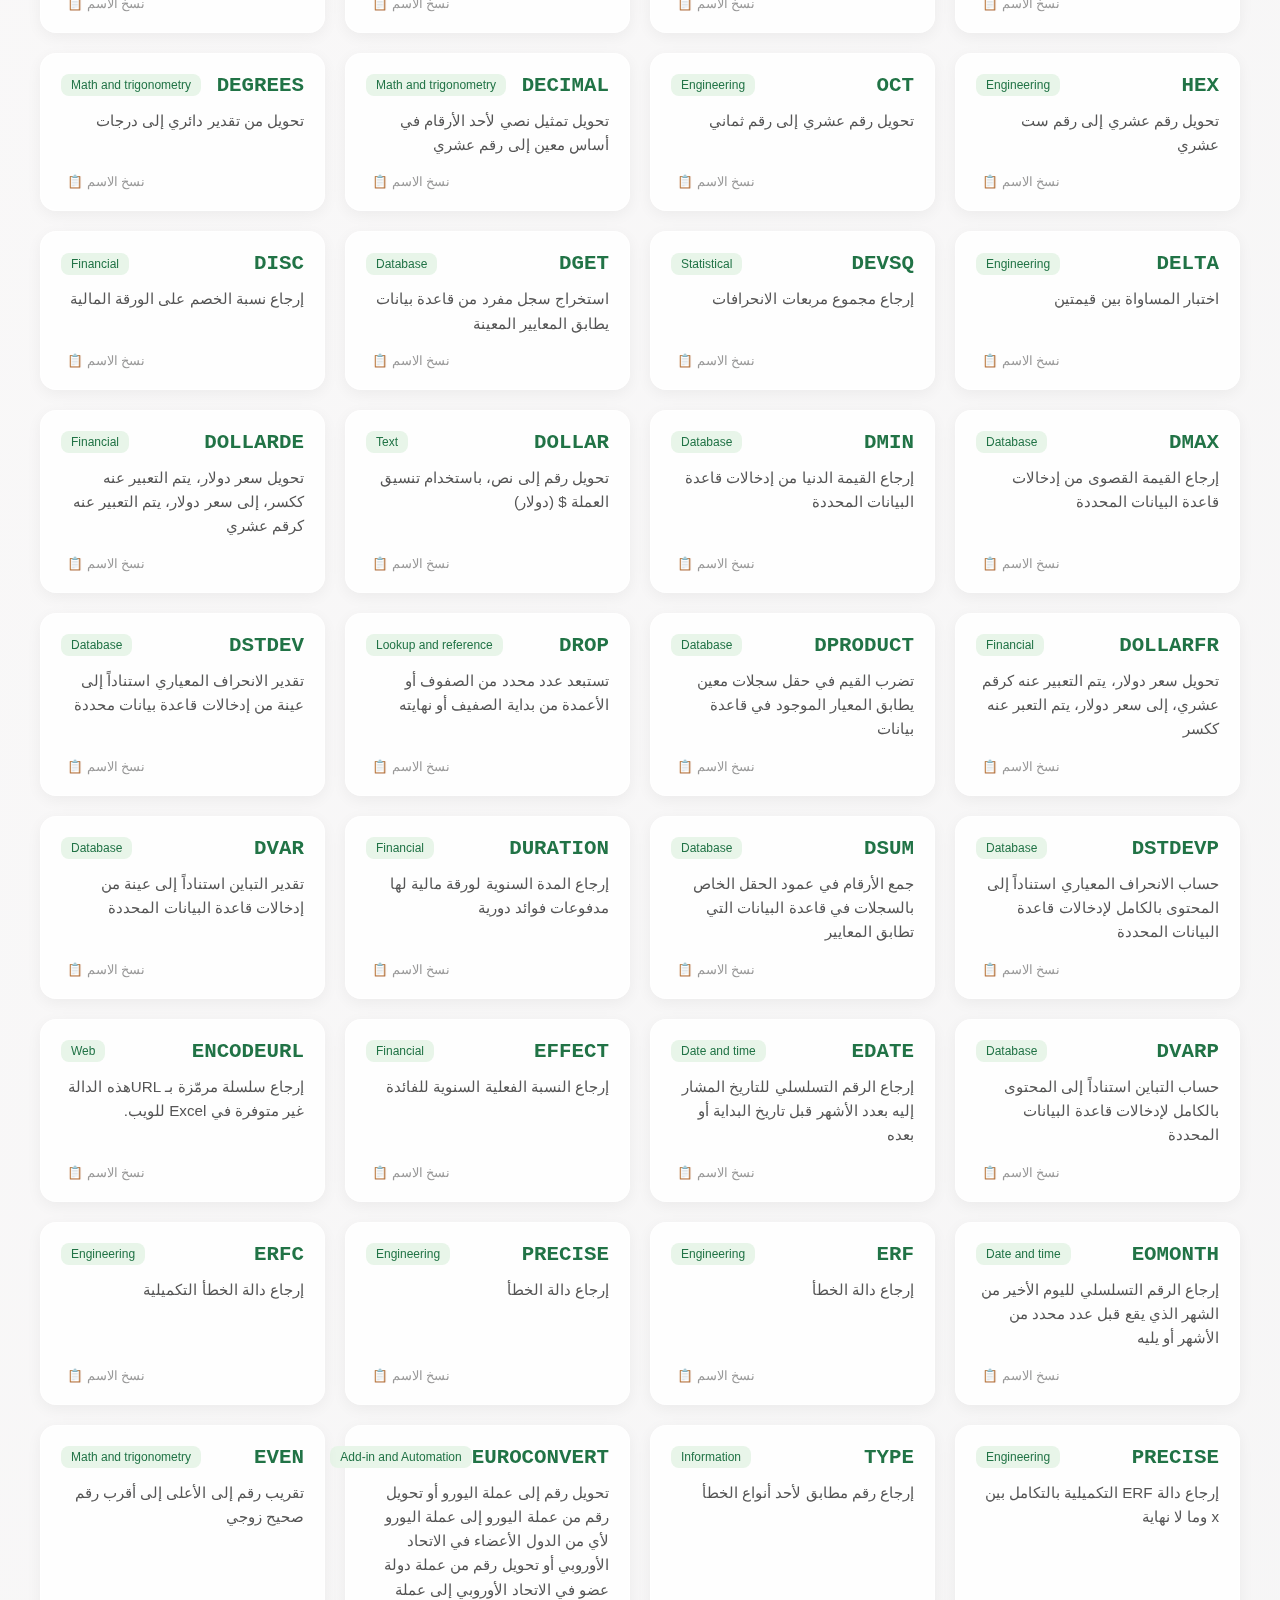
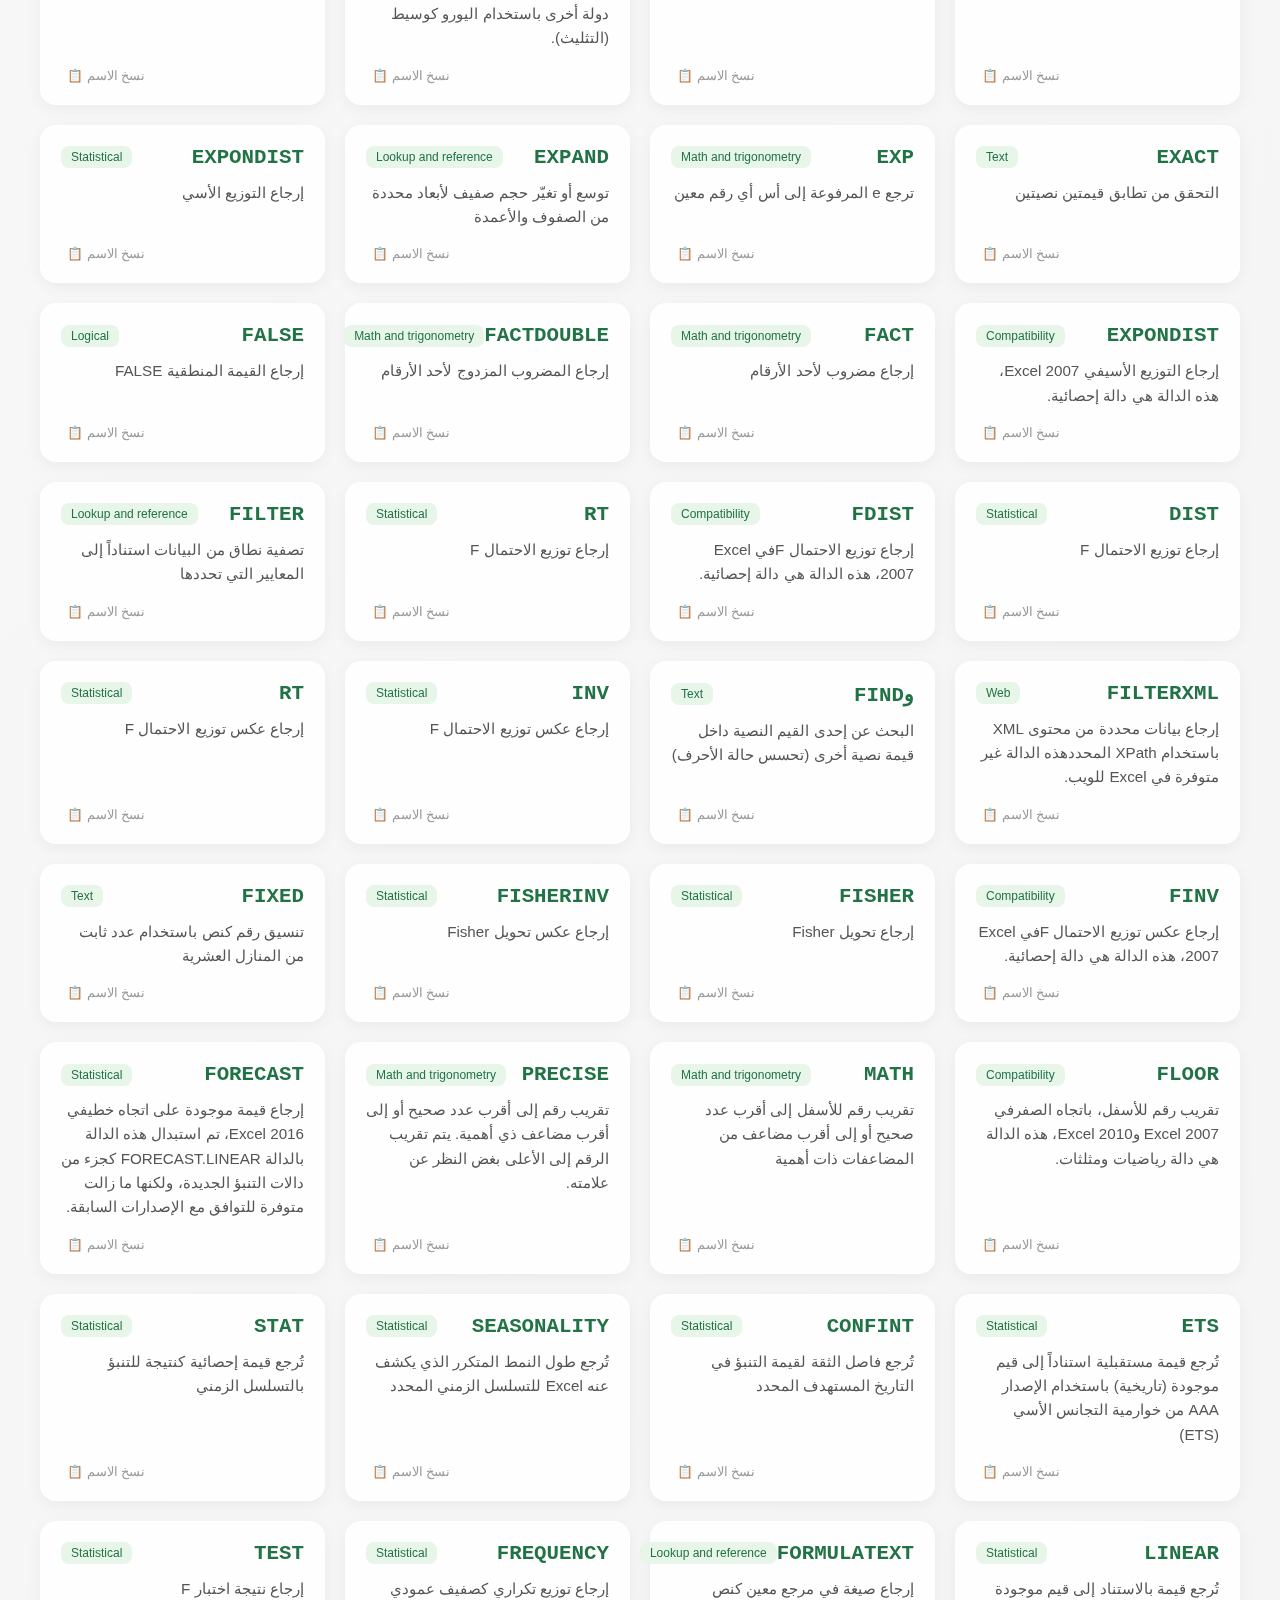
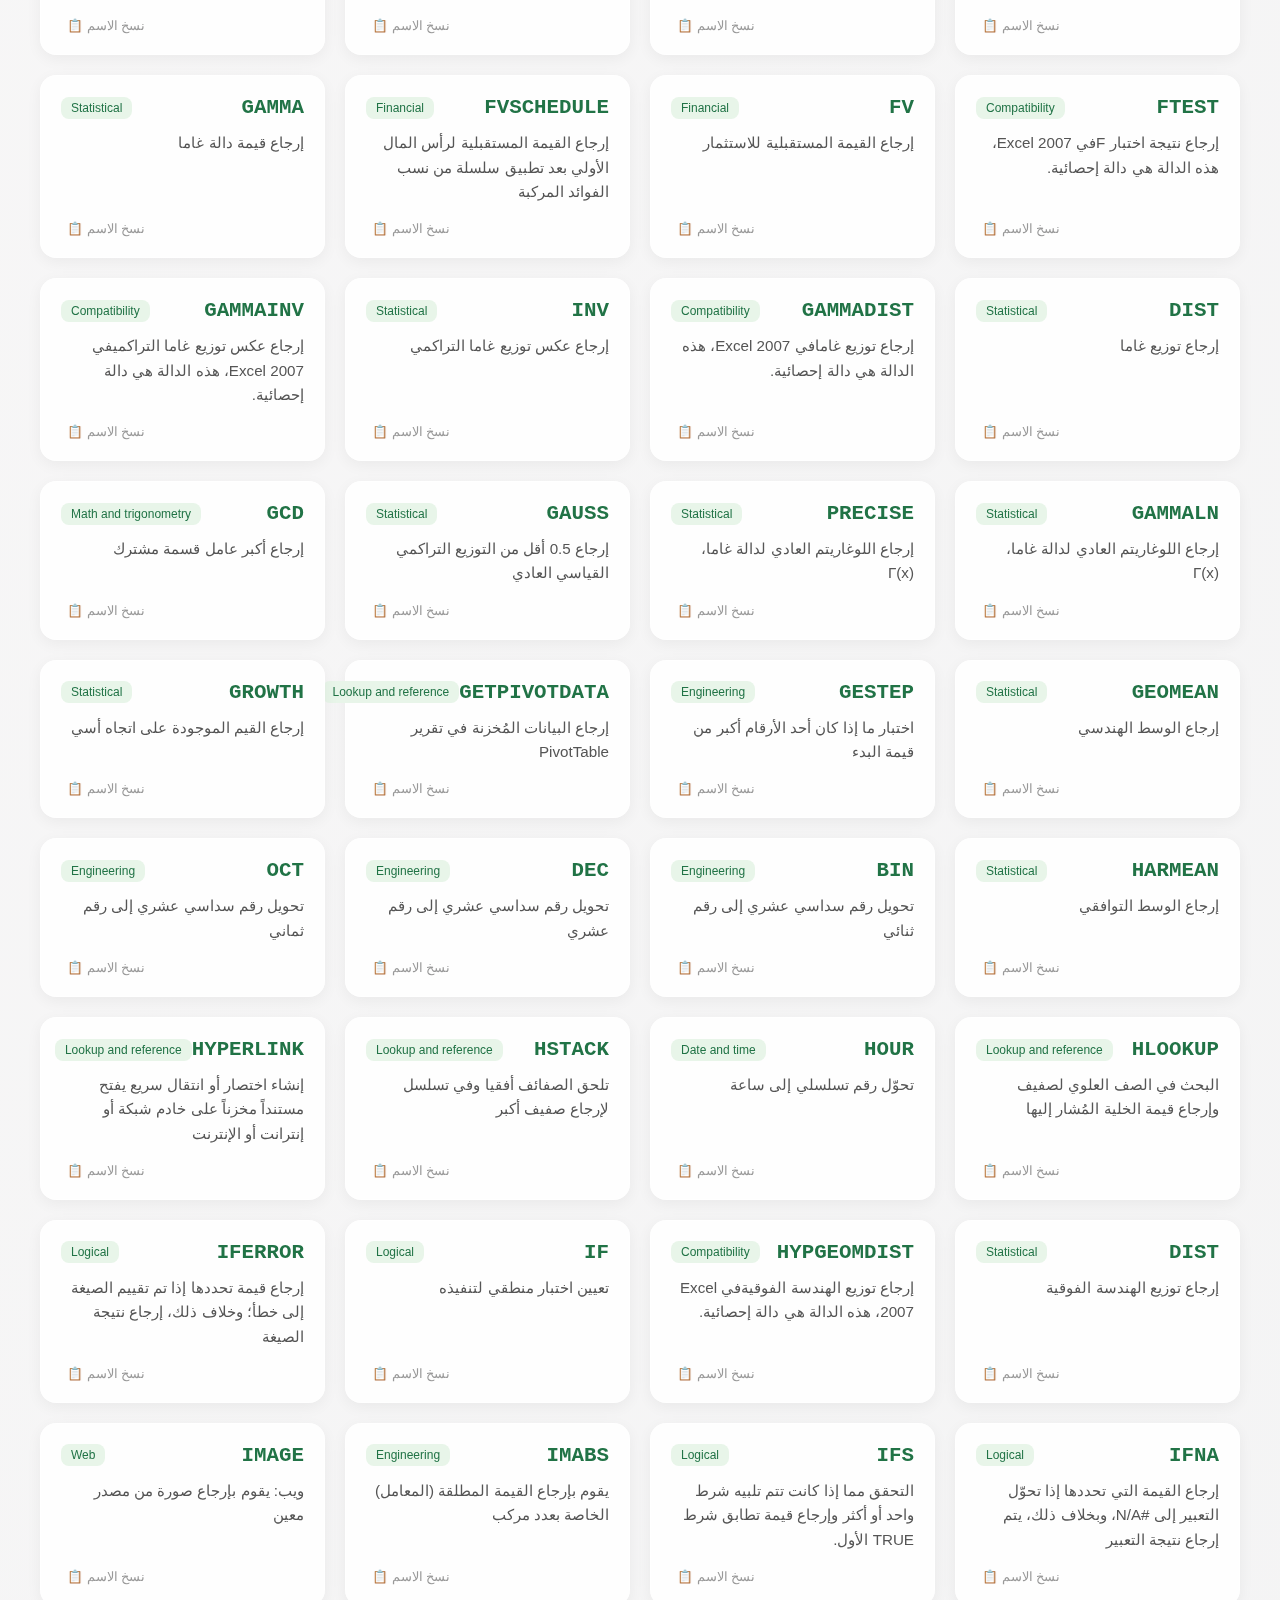
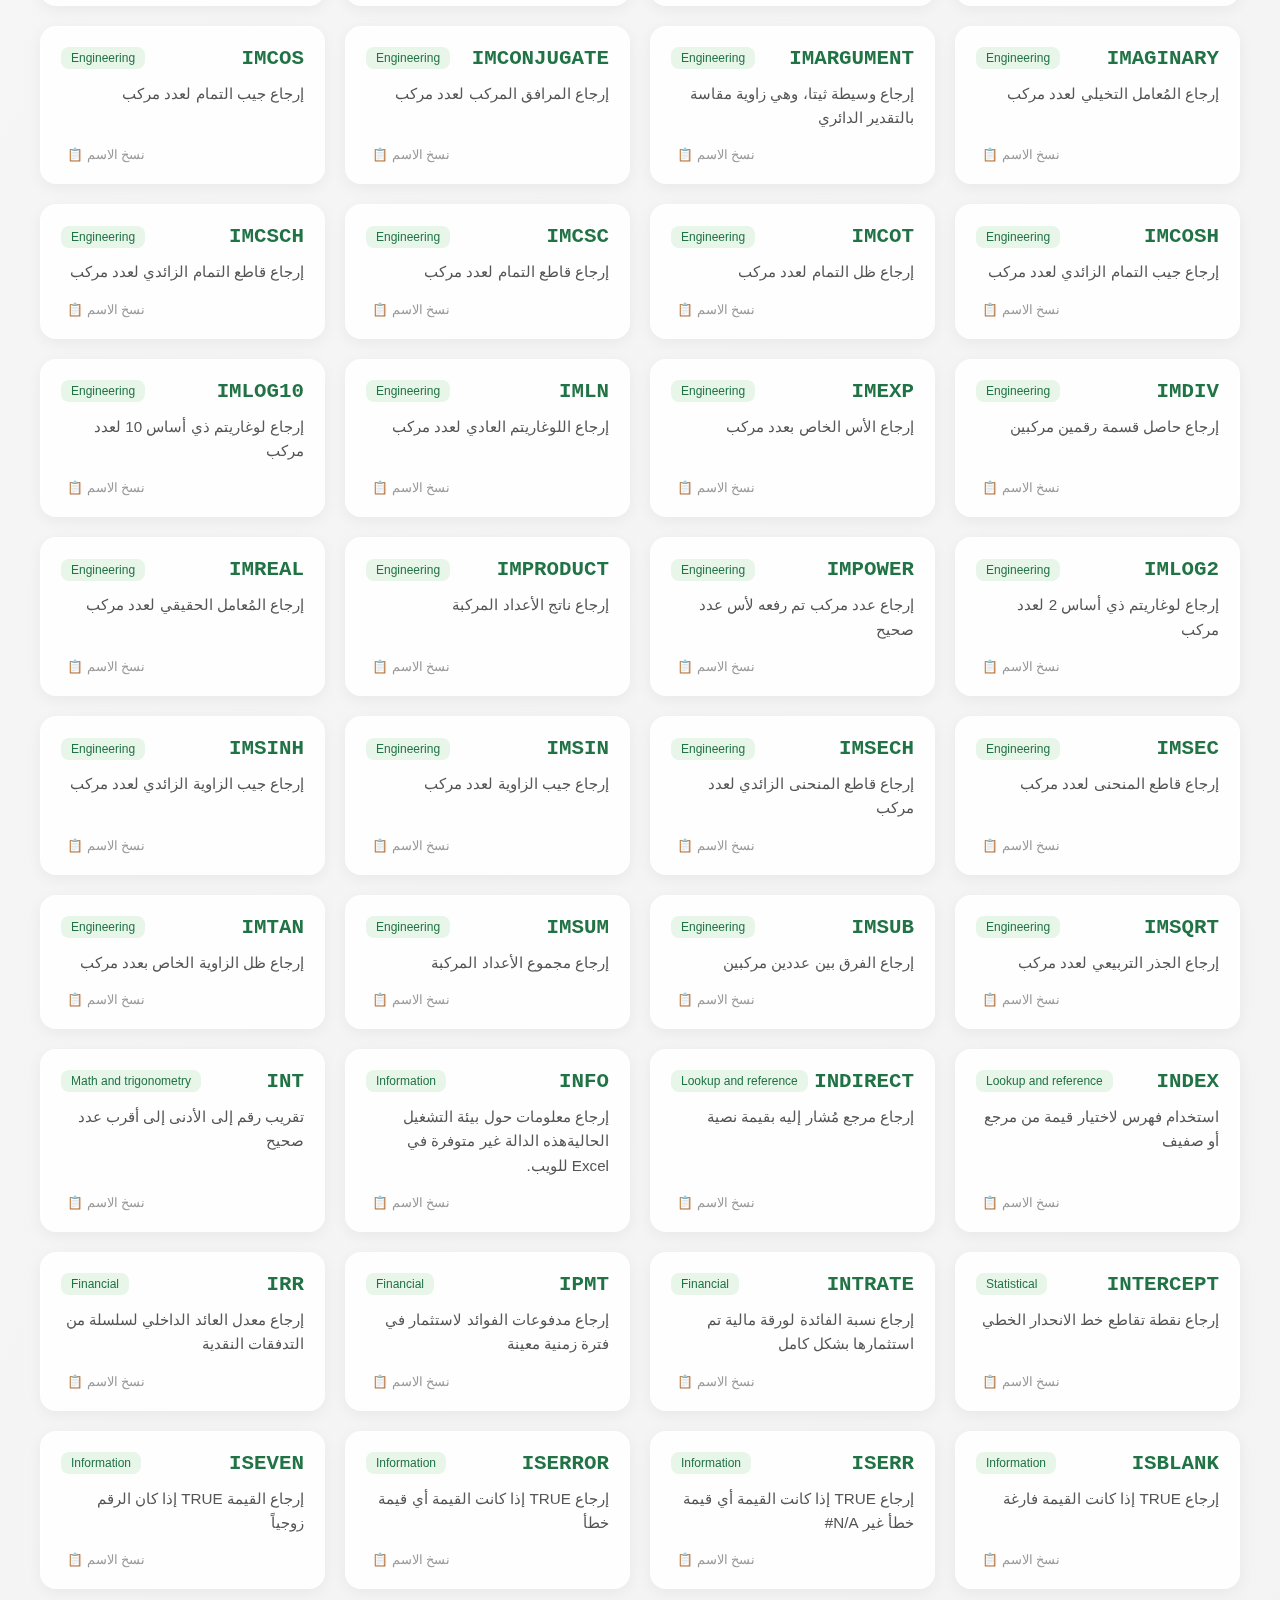
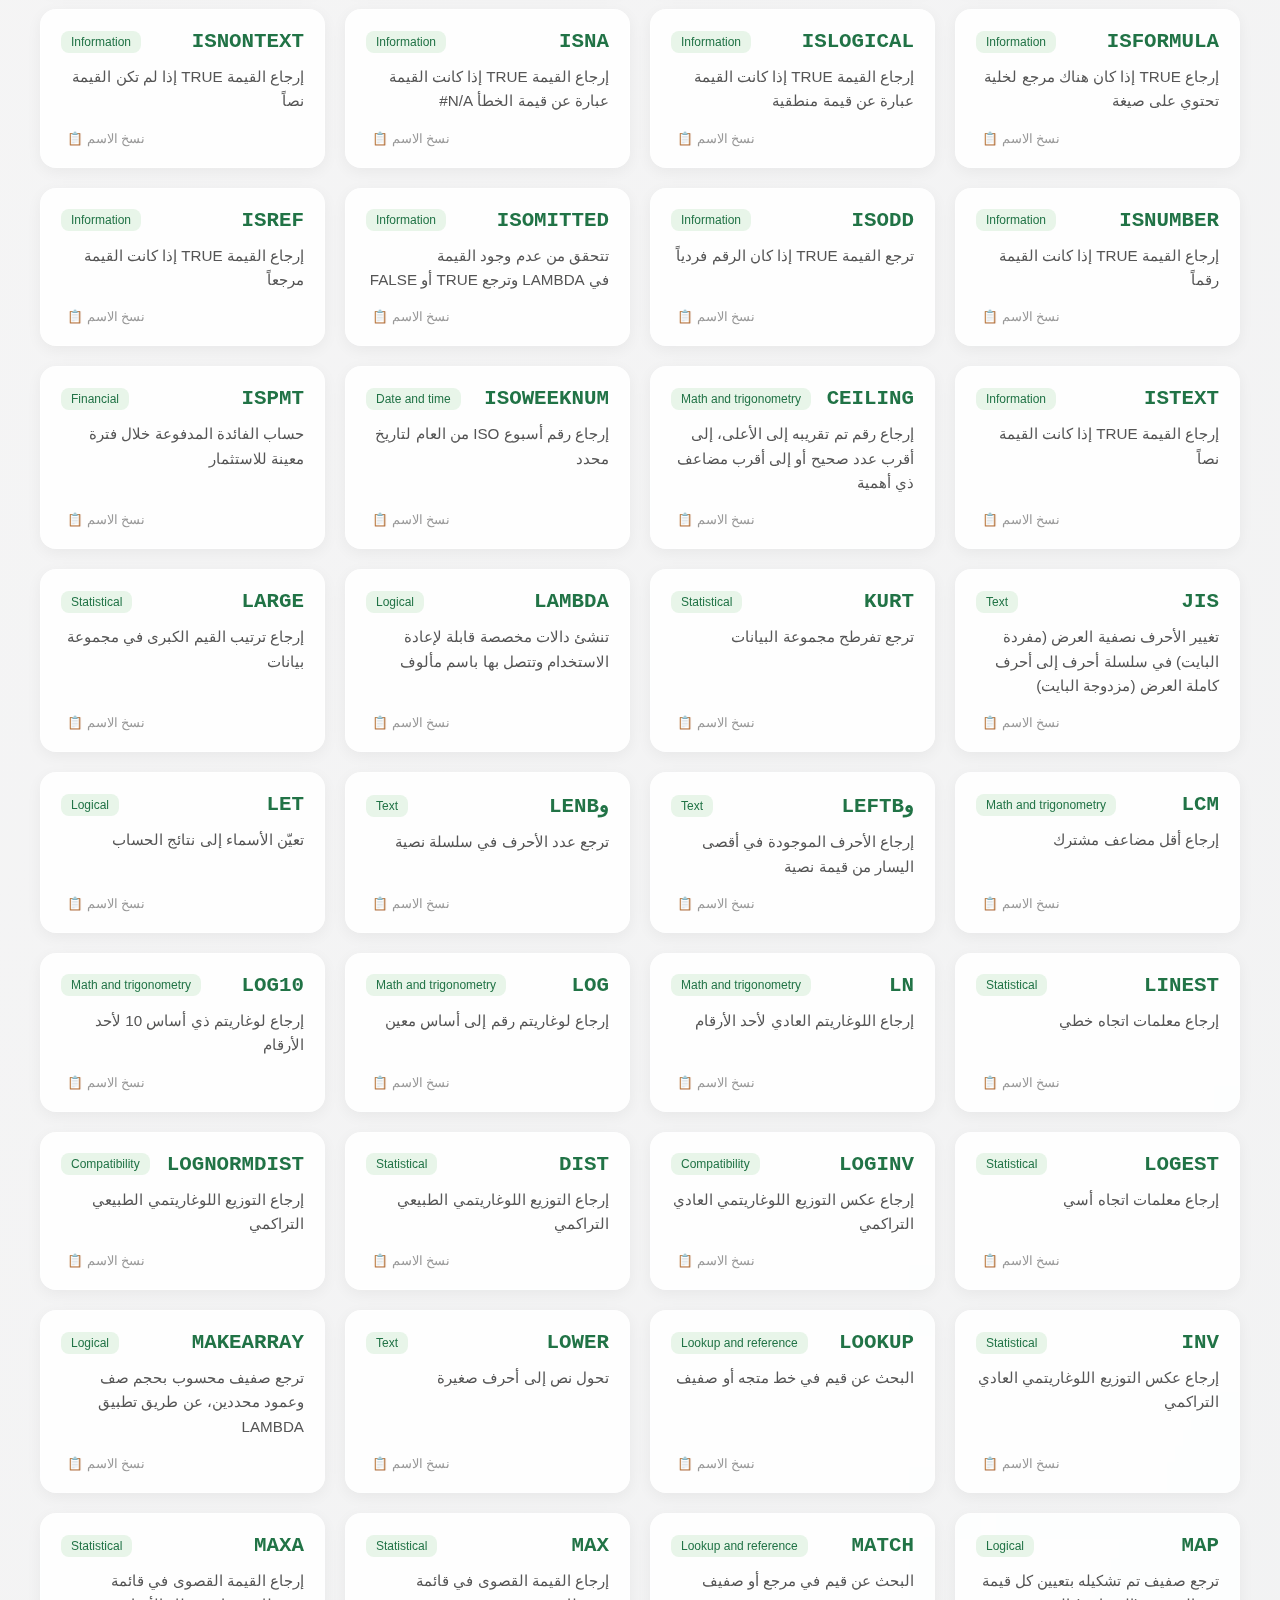
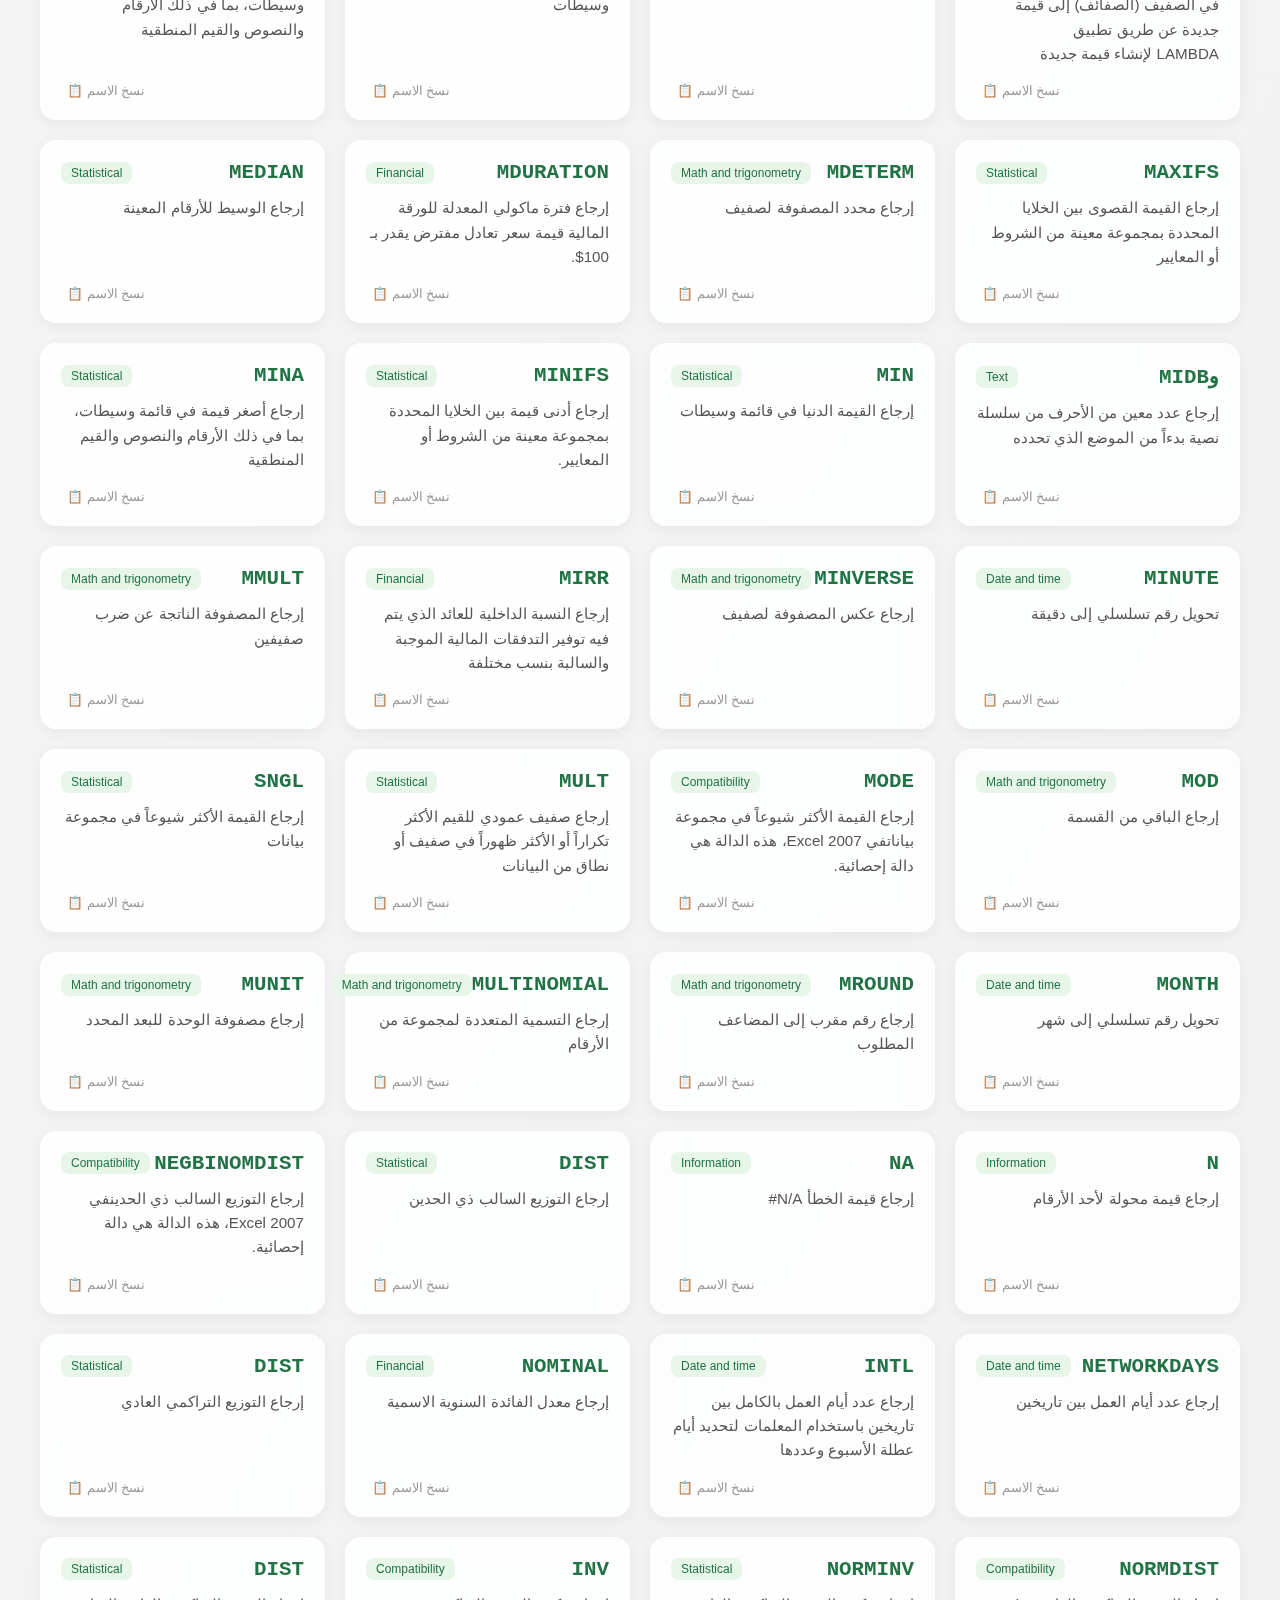
<file: tools/excel_function.html>
<!DOCTYPE html>
<html lang="ar" dir="rtl">

<head>
    <meta charset="UTF-8">
    <meta name="viewport" content="width=device-width, initial-scale=1.0">
    <title>موسوعة دوال إكسل الشاملة</title>
    <style>
        :root {
            --excel-green: #217346;
            --bg-color: #f4f7f6;
            --card-bg: rgba(255, 255, 255, 0.85);
        }

        body {
            font-family: 'Segoe UI', Tahoma, Geneva, sans-serif;
            background: linear-gradient(120deg, #fdfbfb 0%, #ebedee 100%);
            margin: 0;
            padding: 20px;
            color: #333;
        }

        .header {
            text-align: center;
            margin-bottom: 30px;
        }

        .header h1 {
            color: var(--excel-green);
            margin-bottom: 5px;
        }

        .stats {
            font-weight: bold;
            color: #666;
            margin-bottom: 20px;
        }

        /* البحث والتصفية */
        .controls {
            max-width: 900px;
            margin: 0 auto 40px auto;
            display: flex;
            flex-direction: column;
            gap: 15px;
        }

        .search-bar {
            padding: 18px 25px;
            border-radius: 15px;
            border: 2px solid #ddd;
            font-size: 1.1rem;
            outline: none;
            transition: 0.3s;
            box-shadow: 0 4px 6px rgba(0, 0, 0, 0.05);
        }

        .search-bar:focus {
            border-color: var(--excel-green);
            box-shadow: 0 10px 20px rgba(33, 115, 70, 0.1);
        }

        /* الشبكة */
        .grid {
            display: grid;
            grid-template-columns: repeat(auto-fill, minmax(280px, 1fr));
            gap: 20px;
            max-width: 1200px;
            margin: 0 auto;
        }

        /* البطاقة الاحترافية */
        .func-card {
            background: var(--card-bg);
            backdrop-filter: blur(10px);
            border-radius: 16px;
            padding: 20px;
            border: 1px solid rgba(255, 255, 255, 0.5);
            box-shadow: 0 4px 15px rgba(0, 0, 0, 0.05);
            transition: 0.3s ease;
            display: flex;
            flex-direction: column;
        }

        .func-card:hover {
            transform: translateY(-7px);
            box-shadow: 0 12px 30px rgba(0, 0, 0, 0.1);
        }

        .name-row {
            display: flex;
            justify-content: space-between;
            align-items: center;
            margin-bottom: 12px;
        }

        .func-name {
            font-family: 'Consolas', monospace;
            font-size: 1.3rem;
            font-weight: bold;
            color: var(--excel-green);
        }

        .category-tag {
            font-size: 0.75rem;
            padding: 4px 10px;
            background: #e8f5e9;
            color: var(--excel-green);
            border-radius: 8px;
            white-space: nowrap;
        }

        .func-desc {
            font-size: 0.95rem;
            line-height: 1.6;
            color: #555;
        }

        /* زر النسخ السريع */
        .copy-btn {
            margin-top: auto;
            padding-top: 15px;
            text-align: left;
        }

        .copy-btn button {
            background: none;
            border: none;
            color: #999;
            cursor: pointer;
            font-size: 0.8rem;
        }

        .copy-btn button:hover {
            color: var(--excel-green);
        }
    </style>
</head>

<body>

    <div class="header">
        <h1>موسوعة إكسل 2026</h1>
        <div class="stats" id="counter">جاري تحميل الدوال...</div>
    </div>

    <div class="controls">
        <input type="text" id="search" class="search-bar"
            placeholder="ابحث باسم الدالة أو الوصف (مثال: VLOOKUP أو مصفوفة)...">
    </div>

    <div class="grid" id="container"></div>

    <script>
        // مصفوفة البيانات الضخمة (عينة توضح الطريقة لـ 500 دالة)
        const allFunctions = [
                {
                    "name": "ABS",
                    "cat": "Math and trigonometry",
                    "desc": "إرجاع القيمة المطلقة لأحد الأرقام"
                },
                {
                    "name": "ACCRINT",
                    "cat": "Financial",
                    "desc": "إرجاع الفائدة المستحقة للورقة المالية الذي يعطي فائدة دورية"
                },
                {
                    "name": "ACCRINTM",
                    "cat": "Financial",
                    "desc": "إرجاع الفائدة المستحقة للورقة المالية تُدفع فائدتها عند الاستحقاق"
                },
                {
                    "name": "ACOS",
                    "cat": "Math and trigonometry",
                    "desc": "إرجاع قوس جيب التمام لأحد الأرقام"
                },
                {
                    "name": "ACOSH",
                    "cat": "Math and trigonometry",
                    "desc": "إرجاع جيب التمام العكسي للقطع الزائد لأحد الأرقام"
                },
                {
                    "name": "ACOT",
                    "cat": "Math and trigonometry",
                    "desc": "إرجاع قوس ظل التمام لأحد الأرقام"
                },
                {
                    "name": "ACOTH",
                    "cat": "Math and trigonometry",
                    "desc": "إرجاع قوس ظل التمام الزائدي لأحد الأرقام"
                },
                {
                    "name": "AGGREGATE",
                    "cat": "Math and trigonometry",
                    "desc": "إرجاع تجميع في قائمة أو قاعدة بيانات"
                },
                {
                    "name": "ADDRESS",
                    "cat": "Lookup and reference",
                    "desc": "إرجاع مرجع كنص إلى خلية مفردة في ورقة عمل"
                },
                {
                    "name": "AMORDEGRC",
                    "cat": "Financial",
                    "desc": "إرجاع الإهلاك لكل فترة محاسبية باستخدام مُعامل إهلاك"
                },
                {
                    "name": "AMORLINC",
                    "cat": "Financial",
                    "desc": "إرجاع الإهلاك لكل فترة محاسبية"
                },
                {
                    "name": "AND",
                    "cat": "Logical",
                    "desc": "إرجاع TRUE إذا كانت كافة وسيطاتها TRUE"
                },
                {
                    "name": "ARABIC",
                    "cat": "Math and trigonometry",
                    "desc": "تحويل رقم روماني إلى رقم عربي، كرقم"
                },
                {
                    "name": "AREAS",
                    "cat": "Lookup and reference",
                    "desc": "إرجاع عدد المناطق في مرجع"
                },
                {
                    "name": "ARRAYTOTEXT",
                    "cat": "Text",
                    "desc": "تُرجع مصفوفة من القيم النصية من أي نطاق محدد."
                },
                {
                    "name": "ASC",
                    "cat": "Text",
                    "desc": "تغيير أحرف إنجليزية كاملة العرض (مزدوجة البايت) أو كاتاكانا في سلسلة أحرف إلى أحرف بنصف العرض (أحادية البايت)"
                },
                {
                    "name": "ASIN",
                    "cat": "Math and trigonometry",
                    "desc": "إرجاع قوس جيب الزاوية لأحد الأرقام"
                },
                {
                    "name": "ASINH",
                    "cat": "Math and trigonometry",
                    "desc": "إرجاع جيب الزاوية العكسي الزائدي لأحد الأرقام"
                },
                {
                    "name": "ATAN",
                    "cat": "Math and trigonometry",
                    "desc": "إرجاع قوس ظل الزاوية لأحد الأرقام"
                },
                {
                    "name": "ATAN2",
                    "cat": "Math and trigonometry",
                    "desc": "إرجاع قوس ظل الزاوية من الإحداثيات س وص"
                },
                {
                    "name": "ATANH",
                    "cat": "Math and trigonometry",
                    "desc": "إرجاع ظل الزاوية الزائدي العكسي لقطع زائد لأحد الأرقام"
                },
                {
                    "name": "AVEDEV",
                    "cat": "Statistical",
                    "desc": "إرجاع متوسط الانحرافات المطلقة لنقاط البيانات عن الوسط الخاص بها"
                },
                {
                    "name": "AVERAGE",
                    "cat": "Statistical",
                    "desc": "إرجاع متوسط الوسيطات الخاصة بالدالة"
                },
                {
                    "name": "AVERAGEA",
                    "cat": "Statistical",
                    "desc": "إرجاع متوسط الوسيطات الخاصة بالدالة، بما في ذلك الأرقام والنصوص والقيم المنطقية"
                },
                {
                    "name": "AVERAGEIF",
                    "cat": "Statistical",
                    "desc": "إرجاع المتوسط (الوسط الحسابي) لكافة الخلايا الموجودة في نطاق والتي تفي بمعايير معينة"
                },
                {
                    "name": "AVERAGEIFS",
                    "cat": "Statistical",
                    "desc": "إرجاع المتوسط (الوسط الحسابي) لكافة الخلايا التي تفي بمعايير متعددة."
                },
                {
                    "name": "BAHTTEXT",
                    "cat": "Text",
                    "desc": "لتحويل رقم إلى نص، باستخدام تنسيق العملة ß (باهت)"
                },
                {
                    "name": "BASE",
                    "cat": "Math and trigonometry",
                    "desc": "تحويل رقم إلى تمثيل نصي بالجذر (الأساس) المعين"
                },
                {
                    "name": "BESSELI",
                    "cat": "Engineering",
                    "desc": "إرجاع دالة Bessel المعدلة In(x)"
                },
                {
                    "name": "BESSELJ",
                    "cat": "Engineering",
                    "desc": "إرجاع دالة Jn(x) Bessel"
                },
                {
                    "name": "BESSELK",
                    "cat": "Engineering",
                    "desc": "إرجاع دالة Bessel المعدلة Kn(x)"
                },
                {
                    "name": "BESSELY",
                    "cat": "Engineering",
                    "desc": "إرجاع الدالة Yn(x) Bessel"
                },
                {
                    "name": "BETADIST",
                    "cat": "Compatibility",
                    "desc": "إرجاع دالة التوزيع التراكمي لبيتافي Excel 2007، هذه الدالة هي دالة إحصائية."
                },
                {
                    "name": "DIST",
                    "cat": "Statistical",
                    "desc": "إرجاع دالة التوزيع التراكمي لبيتا"
                },
                {
                    "name": "BETAINV",
                    "cat": "Compatibility",
                    "desc": "إرجاع عكس دالة التوزيع التراكمي لتوزيع بيتا معينفي Excel 2007، هذه الدالة هي دالة إحصائية."
                },
                {
                    "name": "INV",
                    "cat": "Statistical",
                    "desc": "إرجاع عكس دالة التوزيع التراكمي لتوزيع بيتا معين"
                },
                {
                    "name": "DEC",
                    "cat": "Engineering",
                    "desc": "تحويل رقم ثنائي إلى رقم عشري"
                },
                {
                    "name": "HEX",
                    "cat": "Engineering",
                    "desc": "تحويل رقم ثنائي إلى رقم ست عشري"
                },
                {
                    "name": "OCT",
                    "cat": "Engineering",
                    "desc": "تحويل رقم ثنائي إلى رقم ثماني"
                },
                {
                    "name": "BINOMDIST",
                    "cat": "Compatibility",
                    "desc": "إرجاع المصطلح الفردي لاحتمال التوزيع ذي الحدينفي Excel 2007، هذه الدالة هي دالة إحصائية."
                },
                {
                    "name": "DIST",
                    "cat": "Statistical",
                    "desc": "إرجاع المصطلح الفردي لاحتمال التوزيع ذي الحدين"
                },
                {
                    "name": "RANGE",
                    "cat": "Statistical",
                    "desc": "إرجاع احتمال نتيجة تجريبية باستخدام التوزيع ذي الحدين"
                },
                {
                    "name": "INV",
                    "cat": "Statistical",
                    "desc": "إرجاع أصغر قيمة يكون عندها التوزيع التراكمي ذو الحدين أصغر من قيمة المعيار أو مساوياً لها"
                },
                {
                    "name": "BITAND",
                    "cat": "Engineering",
                    "desc": "إرجاع البت 'و' لرقمين"
                },
                {
                    "name": "BITLSHIFT",
                    "cat": "Engineering",
                    "desc": "إرجاع قيمة رقم مزاحة لليسار بواسطة وحدات بت shift_amount"
                },
                {
                    "name": "BITOR",
                    "cat": "Engineering",
                    "desc": "إرجاع البت 'OR' لرقمين"
                },
                {
                    "name": "BITRSHIFT",
                    "cat": "Engineering",
                    "desc": "إرجاع قيمة رقم مزاحة لليمين بواسطة وحدات بت shift_amount"
                },
                {
                    "name": "BITXOR",
                    "cat": "Engineering",
                    "desc": "ترجع ناتج رابطة البت 'Exclusive Or' لرقمين"
                },
                {
                    "name": "BYCOL",
                    "cat": "Logical",
                    "desc": "تطبّق LAMBDA على كل عمود وترجع صفيف من النتائج"
                },
                {
                    "name": "BYROW",
                    "cat": "Logical",
                    "desc": "تطبّق LAMBDA على كل صف وترجع صفيف من النتائج"
                },
                {
                    "name": "CALL",
                    "cat": "Add-in and Automation",
                    "desc": "استدعاء إجراء في مكتبة الارتباط الديناميكي أو استدعاء مورد التعليمات البرمجية"
                },
                {
                    "name": "CEILING",
                    "cat": "Compatibility",
                    "desc": "تقريب رقم إلى أقرب عدد صحيح أو إلى أقرب مضاعف ذي أهمية"
                },
                {
                    "name": "MATH",
                    "cat": "Math and trigonometry",
                    "desc": "تقريب رقم إلى الأعلى وصولاً إلى أقرب عدد صحيح أو إلى أقرب مضاعف ذي أهمية"
                },
                {
                    "name": "PRECISE",
                    "cat": "Math and trigonometry",
                    "desc": "تقريب رقم إلى أقرب عدد صحيح أو إلى أقرب مضاعف ذي أهمية. يتم تقريب الرقم إلى الأعلى بغض النظر عن علامته."
                },
                {
                    "name": "CELL",
                    "cat": "Information",
                    "desc": "إرجاع معلومات حول تنسيق خلية أو موقعها أو محتوياتهاهذه الدالة غير متوفرة في Excel للويب."
                },
                {
                    "name": "CHAR",
                    "cat": "Text",
                    "desc": "إرجاع الحرف المحدد برقم الرمز"
                },
                {
                    "name": "CHIDIST",
                    "cat": "Compatibility",
                    "desc": "إرجاع الاحتمال وحيد الطرف لتوزيع كاي تربيعملاحظة: في Excel 2007، هذه الدالة هي دالة إحصائية."
                },
                {
                    "name": "CHIINV",
                    "cat": "Compatibility",
                    "desc": "إرجاع عكس الاحتمال وحيد الطرف لتوزيع كاي تربيعملاحظة: في Excel 2007، هذه الدالة هي دالة إحصائية."
                },
                {
                    "name": "CHITEST",
                    "cat": "Compatibility",
                    "desc": "إرجاع اختبار الاستقلالملاحظة: في Excel 2007، هذه الدالة هي دالة إحصائية."
                },
                {
                    "name": "DIST",
                    "cat": "Statistical",
                    "desc": "إرجاع دالة كثافة احتمالات بيتا التراكمية"
                },
                {
                    "name": "RT",
                    "cat": "Statistical",
                    "desc": "إرجاع الاحتمال وحيد الطرف لتوزيع كاي تربيع"
                },
                {
                    "name": "INV",
                    "cat": "Statistical",
                    "desc": "إرجاع دالة كثافة احتمالات بيتا التراكمية"
                },
                {
                    "name": "RT",
                    "cat": "Statistical",
                    "desc": "إرجاع عكس الاحتمال وحيد الطرف لتوزيع كاي تربيع"
                },
                {
                    "name": "TEST",
                    "cat": "Statistical",
                    "desc": "إرجاع اختبار الاستقلال"
                },
                {
                    "name": "CHOOSE",
                    "cat": "Lookup and reference",
                    "desc": "تختار قيمة من قائمة قيم"
                },
                {
                    "name": "CHOOSECOLS",
                    "cat": "Lookup and reference",
                    "desc": "ترجع الأعمدة المحددة من صفيف"
                },
                {
                    "name": "CHOOSEROWS",
                    "cat": "Lookup and reference",
                    "desc": "ترجع الصفوف المحددة من صفيف"
                },
                {
                    "name": "CLEAN",
                    "cat": "Text",
                    "desc": "إزالة كافة الأحرف غير القابلة للطباعة من النص"
                },
                {
                    "name": "CODE",
                    "cat": "Text",
                    "desc": "إرجاع رمز رقمي للحرف الأول بإحدى السلاسل النصية"
                },
                {
                    "name": "COLUMN",
                    "cat": "Lookup and reference",
                    "desc": "إرجاع رقم العمود الخاص بمرجع"
                },
                {
                    "name": "COLUMNS",
                    "cat": "Lookup and reference",
                    "desc": "إرجاع عدد الأعمدة الموجودة في مرجع"
                },
                {
                    "name": "COMBIN",
                    "cat": "Math and trigonometry",
                    "desc": "إرجاع عدد التوافقيات لعدد معين من العناصر"
                },
                {
                    "name": "COMBINA",
                    "cat": "Math and trigonometry",
                    "desc": "إرجاع عدد التركيبات لعدد معين من العناصر"
                },
                {
                    "name": "COMPLEX",
                    "cat": "Engineering",
                    "desc": "تحويل المُعاملات الحقيقية والتخيلية إلى رقم مركب"
                },
                {
                    "name": "CONCAT",
                    "cat": "Text",
                    "desc": "دمج النص من نطاقات و/أو سلاسل متعددة، ولكن لا توفر المحدِد أو وسيطات تجاهل الفارغ."
                },
                {
                    "name": "CONCATENATE",
                    "cat": "Text",
                    "desc": "ربط عدة عناصر نصية في عنصر نصي واحد"
                },
                {
                    "name": "CONFIDENCE",
                    "cat": "Compatibility",
                    "desc": "إرجاع فاصل الثقة لوسط محتوىفي Excel 2007، هذه الدالة هي دالة إحصائية."
                },
                {
                    "name": "NORM",
                    "cat": "Statistical",
                    "desc": "إرجاع فاصل الثقة لوسط محتوى"
                },
                {
                    "name": "T",
                    "cat": "Statistical",
                    "desc": "إرجاع فاصل الثقة لوسط محتوى، باستخدام توزيع t للطالب"
                },
                {
                    "name": "CONVERT",
                    "cat": "Engineering",
                    "desc": "تحويل رقم من نظام قياس إلى آخر"
                },
                {
                    "name": "CORREL",
                    "cat": "Statistical",
                    "desc": "إرجاع مُعامل الارتباط بين مجموعتين من البيانات"
                },
                {
                    "name": "COS",
                    "cat": "Math and trigonometry",
                    "desc": "إرجاع جيب التمام لأحد الأرقام"
                },
                {
                    "name": "COSH",
                    "cat": "Math and trigonometry",
                    "desc": "إرجاع جيب التمام الزائدي لأحد الأرقام"
                },
                {
                    "name": "COT",
                    "cat": "Math and trigonometry",
                    "desc": "إرجاع جيب التمام الزائدي لأحد الأرقام"
                },
                {
                    "name": "COTH",
                    "cat": "Math and trigonometry",
                    "desc": "إرجاع ظل التمام لزاوية"
                },
                {
                    "name": "COUNT",
                    "cat": "Statistical",
                    "desc": "حساب عدد الأرقام الموجودة في قائمة الوسيطات"
                },
                {
                    "name": "COUNTA",
                    "cat": "Statistical",
                    "desc": "حساب عدد القيم الموجودة في قائمة الوسيطات"
                },
                {
                    "name": "COUNTBLANK",
                    "cat": "Statistical",
                    "desc": "حساب عدد الخلايا الفارغة داخل نطاق"
                },
                {
                    "name": "COUNTIF",
                    "cat": "Statistical",
                    "desc": "حساب عدد الخلايا داخل نطاق والتي تفي بالمعايير المعينة"
                },
                {
                    "name": "COUNTIFS",
                    "cat": "Statistical",
                    "desc": "حساب عدد الخلايا داخل نطاق والتي تفي بالمعايير المعينة"
                },
                {
                    "name": "COUPDAYBS",
                    "cat": "Financial",
                    "desc": "إرجاع عدد الأيام من بداية فترة القسيمة إلى تاريخ التسوية"
                },
                {
                    "name": "COUPDAYS",
                    "cat": "Financial",
                    "desc": "إرجاع عدد الأيام في فترة القسيمة التي تتضمن تاريخ التسوية"
                },
                {
                    "name": "COUPDAYSNC",
                    "cat": "Financial",
                    "desc": "إرجاع عدد الأيام من تاريخ التسوية إلى تاريخ القسيمة التالي"
                },
                {
                    "name": "COUPNCD",
                    "cat": "Financial",
                    "desc": "إرجاع تاريخ القسيمة التالي بعد تاريخ التسوية"
                },
                {
                    "name": "COUPNUM",
                    "cat": "Financial",
                    "desc": "إرجاع عدد القسائم المستحقة الدفع بين تاريخ التسوية وتاريخ الاستحقاق"
                },
                {
                    "name": "COUPPCD",
                    "cat": "Financial",
                    "desc": "إرجاع تاريخ القسيمة السابق قبل تاريخ التسوية"
                },
                {
                    "name": "COVAR",
                    "cat": "Compatibility",
                    "desc": "إرجاع التباين المشترك، معدل ضرب الانحرافات المزدوجةفي Excel 2007، هذه الدالة هي دالة إحصائية."
                },
                {
                    "name": "P",
                    "cat": "Statistical",
                    "desc": "إرجاع التباين المشترك، معدل ضرب الانحرافات المزدوجة"
                },
                {
                    "name": "S",
                    "cat": "Statistical",
                    "desc": "إرجاع التباين المشترك، معدل ضرب الانحرافات لكل زوج من نقاط البيانات في مجموعتين من البيانات"
                },
                {
                    "name": "CRITBINOM",
                    "cat": "Compatibility",
                    "desc": "إرجاع أصغر قيمة يكون عندها التوزيع التراكمي ذو الحدين أصغر من قيمة المعيار أو مساوياً لهافي Excel 2007، هذه الدالة هي دالة إحصائية."
                },
                {
                    "name": "CSC",
                    "cat": "Math and trigonometry",
                    "desc": "إرجاع قاطع التمام لزاوية"
                },
                {
                    "name": "CSCH",
                    "cat": "Math and trigonometry",
                    "desc": "إرجاع قاطع التمام الزائدي لزاوية"
                },
                {
                    "name": "CUBEKPIMEMBER",
                    "cat": "Cube",
                    "desc": "إرجاع اسم المؤشر الرئيسي للأداء (KPI) والخاصية والقياس، وعرض الاسم والخاصية في الخلية. إن KPI عبارة عن مقياس كمي مثل الربح الشهري الإجمالي أو حساب معدل الدوران الفصلي للموظفين، يُستخدم لمراقبة أداء المؤسسة."
                },
                {
                    "name": "CUBEMEMBER",
                    "cat": "Cube",
                    "desc": "إرجاع عضو واحد أو مجموعة أعضاء في التسلسل الهيكلي للمكعب. استخدم هذه الدالة للتحقق من وجود العضو أو مجموعة الأعضاء في المكعب."
                },
                {
                    "name": "CUBEMEMBERPROPERTY",
                    "cat": "Cube",
                    "desc": "إرجاع قيمة خاصية عضو من المكعب. استخدام هذه الدالة للتحقق من وجود اسم العضو داخل المكعب وإرجاع الخاصية المحددة لهذا العضو."
                },
                {
                    "name": "CUBERANKEDMEMBER",
                    "cat": "Cube",
                    "desc": "إرجاع عضو ما أو عضو له ترتيب في مجموعة. استخدم هذه الدالة لإرجاع عنصر أو أكثر في مجموعة، مثل صاحب أعلى نسبة مبيعات أو أفضل عشرة طلاب."
                },
                {
                    "name": "CUBESET",
                    "cat": "Cube",
                    "desc": "تعريف مجموعة محسوبة من قيم أعضاء أو مجموعة قيم بإرسال تعبير مجموعة إلى مكعب على الخادم، الذي يقوم بإنشاء المجموعة، ثم إرجاع تلك المجموعة إلى Microsoft Office Excel."
                },
                {
                    "name": "CUBESETCOUNT",
                    "cat": "Cube",
                    "desc": "إرجاع عدد العناصر الموجودة في مجموعة."
                },
                {
                    "name": "CUBEVALUE",
                    "cat": "Cube",
                    "desc": "إرجاع قيمة مجمعة من مكعب."
                },
                {
                    "name": "CUMIPMT",
                    "cat": "Financial",
                    "desc": "إرجاع الفائدة المتراكمة المدفوعة بين فترتين"
                },
                {
                    "name": "CUMPRINC",
                    "cat": "Financial",
                    "desc": "إرجاع رأس المال المتراكم المدفوع على قرض بين فترتين"
                },
                {
                    "name": "DATE",
                    "cat": "Date and time",
                    "desc": "إرجاع الرقم التسلسلي لتاريخ معين"
                },
                {
                    "name": "DATEDIF",
                    "cat": "Date and time",
                    "desc": "تحسب هذه الدالة عدد الأيام، أو الأشهر أو السنوات بين تاريخين. تُعتبر هذه الدالة مفيدة في الصيغ التي تحتاج فيها إلى حساب العمر."
                },
                {
                    "name": "DATEVALUE",
                    "cat": "Date and time",
                    "desc": "تحويل تاريخ على شكل نص إلى رقم تسلسلي"
                },
                {
                    "name": "DAVERAGE",
                    "cat": "Database",
                    "desc": "إرجاع متوسط إدخالات قاعدة البيانات المحددة"
                },
                {
                    "name": "DAY",
                    "cat": "Date and time",
                    "desc": "تحويل رقم تسلسلي إلى يوم من أيام الشهر"
                },
                {
                    "name": "DAYS",
                    "cat": "Date and time",
                    "desc": "إرجاع عدد الأيام بين تاريخين"
                },
                {
                    "name": "DAYS360",
                    "cat": "Date and time",
                    "desc": "حساب عدد الأيام بين تاريخين استناداً إلى سنة مكونة من 360 يوماً"
                },
                {
                    "name": "DB",
                    "cat": "Financial",
                    "desc": "إرجاع إهلاك الأصول لفترة معينة باستخدام أسلوب الرصيد المتناقص الثابت"
                },
                {
                    "name": "DBCS",
                    "cat": "Text",
                    "desc": "تغيير الأحرف الإنجليزية أو كاتاكانا نصفية العرض (مفردة البايت) في سلسلة أحرف إلى أحرف كاملة العرض (مزدوجة البايت)"
                },
                {
                    "name": "DCOUNT",
                    "cat": "Database",
                    "desc": "حساب الخلايا التي تحتوي على أرقام في قاعدة بيانات"
                },
                {
                    "name": "DCOUNTA",
                    "cat": "Database",
                    "desc": "حساب الخلايا غير الفارغة في قاعدة بيانات"
                },
                {
                    "name": "DDB",
                    "cat": "Financial",
                    "desc": "إرجاع إهلاك الأصول لفترة معينة باستخدام أسلوب الرصيد المتناقص المزدوج أو أساليب أخرى تحددها"
                },
                {
                    "name": "BIN",
                    "cat": "Engineering",
                    "desc": "تحويل رقم عشري إلى رقم ثنائي"
                },
                {
                    "name": "HEX",
                    "cat": "Engineering",
                    "desc": "تحويل رقم عشري إلى رقم ست عشري"
                },
                {
                    "name": "OCT",
                    "cat": "Engineering",
                    "desc": "تحويل رقم عشري إلى رقم ثماني"
                },
                {
                    "name": "DECIMAL",
                    "cat": "Math and trigonometry",
                    "desc": "تحويل تمثيل نصي لأحد الأرقام في أساس معين إلى رقم عشري"
                },
                {
                    "name": "DEGREES",
                    "cat": "Math and trigonometry",
                    "desc": "تحويل من تقدير دائري إلى درجات"
                },
                {
                    "name": "DELTA",
                    "cat": "Engineering",
                    "desc": "اختبار المساواة بين قيمتين"
                },
                {
                    "name": "DEVSQ",
                    "cat": "Statistical",
                    "desc": "إرجاع مجموع مربعات الانحرافات"
                },
                {
                    "name": "DGET",
                    "cat": "Database",
                    "desc": "استخراج سجل مفرد من قاعدة بيانات يطابق المعايير المعينة"
                },
                {
                    "name": "DISC",
                    "cat": "Financial",
                    "desc": "إرجاع نسبة الخصم على الورقة المالية"
                },
                {
                    "name": "DMAX",
                    "cat": "Database",
                    "desc": "إرجاع القيمة القصوى من إدخالات قاعدة البيانات المحددة"
                },
                {
                    "name": "DMIN",
                    "cat": "Database",
                    "desc": "إرجاع القيمة الدنيا من إدخالات قاعدة البيانات المحددة"
                },
                {
                    "name": "DOLLAR",
                    "cat": "Text",
                    "desc": "تحويل رقم إلى نص، باستخدام تنسيق العملة $ (دولار)"
                },
                {
                    "name": "DOLLARDE",
                    "cat": "Financial",
                    "desc": "تحويل سعر دولار، يتم التعبير عنه ككسر، إلى سعر دولار، يتم التعبير عنه كرقم عشري"
                },
                {
                    "name": "DOLLARFR",
                    "cat": "Financial",
                    "desc": "تحويل سعر دولار، يتم التعبير عنه كرقم عشري، إلى سعر دولار، يتم التعبر عنه ككسر"
                },
                {
                    "name": "DPRODUCT",
                    "cat": "Database",
                    "desc": "تضرب القيم في حقل سجلات معين يطابق المعيار الموجود في قاعدة بيانات"
                },
                {
                    "name": "DROP",
                    "cat": "Lookup and reference",
                    "desc": "تستبعد عدد محدد من الصفوف أو الأعمدة من بداية الصفيف أو نهايته"
                },
                {
                    "name": "DSTDEV",
                    "cat": "Database",
                    "desc": "تقدير الانحراف المعياري استناداً إلى عينة من إدخالات قاعدة بيانات محددة"
                },
                {
                    "name": "DSTDEVP",
                    "cat": "Database",
                    "desc": "حساب الانحراف المعياري استناداً إلى المحتوى بالكامل لإدخالات قاعدة البيانات المحددة"
                },
                {
                    "name": "DSUM",
                    "cat": "Database",
                    "desc": "جمع الأرقام في عمود الحقل الخاص بالسجلات في قاعدة البيانات التي تطابق المعايير"
                },
                {
                    "name": "DURATION",
                    "cat": "Financial",
                    "desc": "إرجاع المدة السنوية لورقة مالية لها مدفوعات فوائد دورية"
                },
                {
                    "name": "DVAR",
                    "cat": "Database",
                    "desc": "تقدير التباين استناداً إلى عينة من إدخالات قاعدة البيانات المحددة"
                },
                {
                    "name": "DVARP",
                    "cat": "Database",
                    "desc": "حساب التباين استناداً إلى المحتوى بالكامل لإدخالات قاعدة البيانات المحددة"
                },
                {
                    "name": "EDATE",
                    "cat": "Date and time",
                    "desc": "إرجاع الرقم التسلسلي للتاريخ المشار إليه بعدد الأشهر قبل تاريخ البداية أو بعده"
                },
                {
                    "name": "EFFECT",
                    "cat": "Financial",
                    "desc": "إرجاع النسبة الفعلية السنوية للفائدة"
                },
                {
                    "name": "ENCODEURL",
                    "cat": "Web",
                    "desc": "إرجاع سلسلة مرمّزة بـ URLهذه الدالة غير متوفرة في Excel للويب."
                },
                {
                    "name": "EOMONTH",
                    "cat": "Date and time",
                    "desc": "إرجاع الرقم التسلسلي لليوم الأخير من الشهر الذي يقع قبل عدد محدد من الأشهر أو يليه"
                },
                {
                    "name": "ERF",
                    "cat": "Engineering",
                    "desc": "إرجاع دالة الخطأ"
                },
                {
                    "name": "PRECISE",
                    "cat": "Engineering",
                    "desc": "إرجاع دالة الخطأ"
                },
                {
                    "name": "ERFC",
                    "cat": "Engineering",
                    "desc": "إرجاع دالة الخطأ التكميلية"
                },
                {
                    "name": "PRECISE",
                    "cat": "Engineering",
                    "desc": "إرجاع دالة ERF التكميلية بالتكامل بين x وما لا نهاية"
                },
                {
                    "name": "TYPE",
                    "cat": "Information",
                    "desc": "إرجاع رقم مطابق لأحد أنواع الخطأ"
                },
                {
                    "name": "EUROCONVERT",
                    "cat": "Add-in and Automation",
                    "desc": "تحويل رقم إلى عملة اليورو أو تحويل رقم من عملة اليورو إلى عملة اليورو لأي من الدول الأعضاء في الاتحاد الأوروبي أو تحويل رقم من عملة دولة عضو في الاتحاد الأوروبي إلى عملة دولة أخرى باستخدام اليورو كوسيط (التثليث)."
                },
                {
                    "name": "EVEN",
                    "cat": "Math and trigonometry",
                    "desc": "تقريب رقم إلى الأعلى إلى أقرب رقم صحيح زوجي"
                },
                {
                    "name": "EXACT",
                    "cat": "Text",
                    "desc": "التحقق من تطابق قيمتين نصيتين"
                },
                {
                    "name": "EXP",
                    "cat": "Math and trigonometry",
                    "desc": "ترجع e المرفوعة إلى أس أي رقم معين"
                },
                {
                    "name": "EXPAND",
                    "cat": "Lookup and reference",
                    "desc": "توسع أو تغيّر حجم صفيف لأبعاد محددة من الصفوف والأعمدة"
                },
                {
                    "name": "EXPONDIST",
                    "cat": "Statistical",
                    "desc": "إرجاع التوزيع الأسي"
                },
                {
                    "name": "EXPONDIST",
                    "cat": "Compatibility",
                    "desc": "إرجاع التوزيع الأسيفي Excel 2007، هذه الدالة هي دالة إحصائية."
                },
                {
                    "name": "FACT",
                    "cat": "Math and trigonometry",
                    "desc": "إرجاع مضروب لأحد الأرقام"
                },
                {
                    "name": "FACTDOUBLE",
                    "cat": "Math and trigonometry",
                    "desc": "إرجاع المضروب المزدوج لأحد الأرقام"
                },
                {
                    "name": "FALSE",
                    "cat": "Logical",
                    "desc": "إرجاع القيمة المنطقية FALSE"
                },
                {
                    "name": "DIST",
                    "cat": "Statistical",
                    "desc": "إرجاع توزيع الاحتمال F"
                },
                {
                    "name": "FDIST",
                    "cat": "Compatibility",
                    "desc": "إرجاع توزيع الاحتمال Fفي Excel 2007، هذه الدالة هي دالة إحصائية."
                },
                {
                    "name": "RT",
                    "cat": "Statistical",
                    "desc": "إرجاع توزيع الاحتمال F"
                },
                {
                    "name": "FILTER",
                    "cat": "Lookup and reference",
                    "desc": "تصفية نطاق من البيانات استناداً إلى المعايير التي تحددها"
                },
                {
                    "name": "FILTERXML",
                    "cat": "Web",
                    "desc": "إرجاع بيانات محددة من محتوى XML باستخدام XPath المحددهذه الدالة غير متوفرة في Excel للويب."
                },
                {
                    "name": "وFIND",
                    "cat": "Text",
                    "desc": "البحث عن إحدى القيم النصية داخل قيمة نصية أخرى (تحسس حالة الأحرف)"
                },
                {
                    "name": "INV",
                    "cat": "Statistical",
                    "desc": "إرجاع عكس توزيع الاحتمال F"
                },
                {
                    "name": "RT",
                    "cat": "Statistical",
                    "desc": "إرجاع عكس توزيع الاحتمال F"
                },
                {
                    "name": "FINV",
                    "cat": "Compatibility",
                    "desc": "إرجاع عكس توزيع الاحتمال Fفي Excel 2007، هذه الدالة هي دالة إحصائية."
                },
                {
                    "name": "FISHER",
                    "cat": "Statistical",
                    "desc": "إرجاع تحويل Fisher"
                },
                {
                    "name": "FISHERINV",
                    "cat": "Statistical",
                    "desc": "إرجاع عكس تحويل Fisher"
                },
                {
                    "name": "FIXED",
                    "cat": "Text",
                    "desc": "تنسيق رقم كنص باستخدام عدد ثابت من المنازل العشرية"
                },
                {
                    "name": "FLOOR",
                    "cat": "Compatibility",
                    "desc": "تقريب رقم للأسفل، باتجاه الصفرفي Excel 2007 وExcel 2010، هذه الدالة هي دالة رياضيات ومثلثات."
                },
                {
                    "name": "MATH",
                    "cat": "Math and trigonometry",
                    "desc": "تقريب رقم للأسفل إلى أقرب عدد صحيح أو إلى أقرب مضاعف من المضاعفات ذات أهمية"
                },
                {
                    "name": "PRECISE",
                    "cat": "Math and trigonometry",
                    "desc": "تقريب رقم إلى أقرب عدد صحيح أو إلى أقرب مضاعف ذي أهمية. يتم تقريب الرقم إلى الأعلى بغض النظر عن علامته."
                },
                {
                    "name": "FORECAST",
                    "cat": "Statistical",
                    "desc": "إرجاع قيمة موجودة على اتجاه خطيفي Excel 2016، تم استبدال هذه الدالة بالدالة FORECAST.LINEAR كجزء من دالات التنبؤ الجديدة، ولكنها ما زالت متوفرة للتوافق مع الإصدارات السابقة."
                },
                {
                    "name": "ETS",
                    "cat": "Statistical",
                    "desc": "تُرجع قيمة مستقبلية استناداً إلى قيم موجودة (تاريخية) باستخدام الإصدار AAA من خوارمية التجانس الأسي (ETS)"
                },
                {
                    "name": "CONFINT",
                    "cat": "Statistical",
                    "desc": "تُرجع فاصل الثقة لقيمة التنبؤ في التاريخ المستهدف المحدد"
                },
                {
                    "name": "SEASONALITY",
                    "cat": "Statistical",
                    "desc": "تُرجع طول النمط المتكرر الذي يكشف عنه Excel للتسلسل الزمني المحدد"
                },
                {
                    "name": "STAT",
                    "cat": "Statistical",
                    "desc": "تُرجع قيمة إحصائية كنتيجة للتنبؤ بالتسلسل الزمني"
                },
                {
                    "name": "LINEAR",
                    "cat": "Statistical",
                    "desc": "تُرجع قيمة بالاستناد إلى قيم موجودة"
                },
                {
                    "name": "FORMULATEXT",
                    "cat": "Lookup and reference",
                    "desc": "إرجاع صيغة في مرجع معين كنص"
                },
                {
                    "name": "FREQUENCY",
                    "cat": "Statistical",
                    "desc": "إرجاع توزيع تكراري كصفيف عمودي"
                },
                {
                    "name": "TEST",
                    "cat": "Statistical",
                    "desc": "إرجاع نتيجة اختبار F"
                },
                {
                    "name": "FTEST",
                    "cat": "Compatibility",
                    "desc": "إرجاع نتيجة اختبار Fفي Excel 2007، هذه الدالة هي دالة إحصائية."
                },
                {
                    "name": "FV",
                    "cat": "Financial",
                    "desc": "إرجاع القيمة المستقبلية للاستثمار"
                },
                {
                    "name": "FVSCHEDULE",
                    "cat": "Financial",
                    "desc": "إرجاع القيمة المستقبلية لرأس المال الأولي بعد تطبيق سلسلة من نسب الفوائد المركبة"
                },
                {
                    "name": "GAMMA",
                    "cat": "Statistical",
                    "desc": "إرجاع قيمة دالة غاما"
                },
                {
                    "name": "DIST",
                    "cat": "Statistical",
                    "desc": "إرجاع توزيع غاما"
                },
                {
                    "name": "GAMMADIST",
                    "cat": "Compatibility",
                    "desc": "إرجاع توزيع غامافي Excel 2007، هذه الدالة هي دالة إحصائية."
                },
                {
                    "name": "INV",
                    "cat": "Statistical",
                    "desc": "إرجاع عكس توزيع غاما التراكمي"
                },
                {
                    "name": "GAMMAINV",
                    "cat": "Compatibility",
                    "desc": "إرجاع عكس توزيع غاما التراكميفي Excel 2007، هذه الدالة هي دالة إحصائية."
                },
                {
                    "name": "GAMMALN",
                    "cat": "Statistical",
                    "desc": "إرجاع اللوغاريتم العادي لدالة غاما، Γ(x)"
                },
                {
                    "name": "PRECISE",
                    "cat": "Statistical",
                    "desc": "إرجاع اللوغاريتم العادي لدالة غاما، Γ(x)"
                },
                {
                    "name": "GAUSS",
                    "cat": "Statistical",
                    "desc": "إرجاع 0.5 أقل من التوزيع التراكمي القياسي العادي"
                },
                {
                    "name": "GCD",
                    "cat": "Math and trigonometry",
                    "desc": "إرجاع أكبر عامل قسمة مشترك"
                },
                {
                    "name": "GEOMEAN",
                    "cat": "Statistical",
                    "desc": "إرجاع الوسط الهندسي"
                },
                {
                    "name": "GESTEP",
                    "cat": "Engineering",
                    "desc": "اختبار ما إذا كان أحد الأرقام أكبر من قيمة البدء"
                },
                {
                    "name": "GETPIVOTDATA",
                    "cat": "Lookup and reference",
                    "desc": "إرجاع البيانات المُخزنة في تقرير PivotTable"
                },
                {
                    "name": "GROWTH",
                    "cat": "Statistical",
                    "desc": "إرجاع القيم الموجودة على اتجاه أسي"
                },
                {
                    "name": "HARMEAN",
                    "cat": "Statistical",
                    "desc": "إرجاع الوسط التوافقي"
                },
                {
                    "name": "BIN",
                    "cat": "Engineering",
                    "desc": "تحويل رقم سداسي عشري إلى رقم ثنائي"
                },
                {
                    "name": "DEC",
                    "cat": "Engineering",
                    "desc": "تحويل رقم سداسي عشري إلى رقم عشري"
                },
                {
                    "name": "OCT",
                    "cat": "Engineering",
                    "desc": "تحويل رقم سداسي عشري إلى رقم ثماني"
                },
                {
                    "name": "HLOOKUP",
                    "cat": "Lookup and reference",
                    "desc": "البحث في الصف العلوي لصفيف وإرجاع قيمة الخلية المُشار إليها"
                },
                {
                    "name": "HOUR",
                    "cat": "Date and time",
                    "desc": "تحوّل رقم تسلسلي إلى ساعة"
                },
                {
                    "name": "HSTACK",
                    "cat": "Lookup and reference",
                    "desc": "تلحق الصفائف أفقيا وفي تسلسل لإرجاع صفيف أكبر"
                },
                {
                    "name": "HYPERLINK",
                    "cat": "Lookup and reference",
                    "desc": "إنشاء اختصار أو انتقال سريع يفتح مستنداً مخزناً على خادم شبكة أو إنترانت أو الإنترنت"
                },
                {
                    "name": "DIST",
                    "cat": "Statistical",
                    "desc": "إرجاع توزيع الهندسة الفوقية"
                },
                {
                    "name": "HYPGEOMDIST",
                    "cat": "Compatibility",
                    "desc": "إرجاع توزيع الهندسة الفوقيةفي Excel 2007، هذه الدالة هي دالة إحصائية."
                },
                {
                    "name": "IF",
                    "cat": "Logical",
                    "desc": "تعيين اختبار منطقي لتنفيذه"
                },
                {
                    "name": "IFERROR",
                    "cat": "Logical",
                    "desc": "إرجاع قيمة تحددها إذا تم تقييم الصيغة إلى خطأ؛ وخلاف ذلك، إرجاع نتيجة الصيغة"
                },
                {
                    "name": "IFNA",
                    "cat": "Logical",
                    "desc": "إرجاع القيمة التي تحددها إذا تحوّل التعبير إلى #N/A، وبخلاف ذلك، يتم إرجاع نتيجة التعبير"
                },
                {
                    "name": "IFS",
                    "cat": "Logical",
                    "desc": "التحقق مما إذا كانت تتم تلبيه شرط واحد أو أكثر وإرجاع قيمة تطابق شرط TRUE الأول."
                },
                {
                    "name": "IMABS",
                    "cat": "Engineering",
                    "desc": "يقوم بإرجاع القيمة المطلقة (المعامل) الخاصة بعدد مركب"
                },
                {
                    "name": "IMAGE",
                    "cat": "Web",
                    "desc": "ويب: يقوم بإرجاع صورة من مصدر معين"
                },
                {
                    "name": "IMAGINARY",
                    "cat": "Engineering",
                    "desc": "إرجاع المُعامل التخيلي لعدد مركب"
                },
                {
                    "name": "IMARGUMENT",
                    "cat": "Engineering",
                    "desc": "إرجاع وسيطة ثيتا، وهي زاوية مقاسة بالتقدير الدائري"
                },
                {
                    "name": "IMCONJUGATE",
                    "cat": "Engineering",
                    "desc": "إرجاع المرافق المركب لعدد مركب"
                },
                {
                    "name": "IMCOS",
                    "cat": "Engineering",
                    "desc": "إرجاع جيب التمام لعدد مركب"
                },
                {
                    "name": "IMCOSH",
                    "cat": "Engineering",
                    "desc": "إرجاع جيب التمام الزائدي لعدد مركب"
                },
                {
                    "name": "IMCOT",
                    "cat": "Engineering",
                    "desc": "إرجاع ظل التمام لعدد مركب"
                },
                {
                    "name": "IMCSC",
                    "cat": "Engineering",
                    "desc": "إرجاع قاطع التمام لعدد مركب"
                },
                {
                    "name": "IMCSCH",
                    "cat": "Engineering",
                    "desc": "إرجاع قاطع التمام الزائدي لعدد مركب"
                },
                {
                    "name": "IMDIV",
                    "cat": "Engineering",
                    "desc": "إرجاع حاصل قسمة رقمين مركبين"
                },
                {
                    "name": "IMEXP",
                    "cat": "Engineering",
                    "desc": "إرجاع الأس الخاص بعدد مركب"
                },
                {
                    "name": "IMLN",
                    "cat": "Engineering",
                    "desc": "إرجاع اللوغاريتم العادي لعدد مركب"
                },
                {
                    "name": "IMLOG10",
                    "cat": "Engineering",
                    "desc": "إرجاع لوغاريتم ذي أساس 10 لعدد مركب"
                },
                {
                    "name": "IMLOG2",
                    "cat": "Engineering",
                    "desc": "إرجاع لوغاريتم ذي أساس 2 لعدد مركب"
                },
                {
                    "name": "IMPOWER",
                    "cat": "Engineering",
                    "desc": "إرجاع عدد مركب تم رفعه لأس عدد صحيح"
                },
                {
                    "name": "IMPRODUCT",
                    "cat": "Engineering",
                    "desc": "إرجاع ناتج الأعداد المركبة"
                },
                {
                    "name": "IMREAL",
                    "cat": "Engineering",
                    "desc": "إرجاع المُعامل الحقيقي لعدد مركب"
                },
                {
                    "name": "IMSEC",
                    "cat": "Engineering",
                    "desc": "إرجاع قاطع المنحنى لعدد مركب"
                },
                {
                    "name": "IMSECH",
                    "cat": "Engineering",
                    "desc": "إرجاع قاطع المنحنى الزائدي لعدد مركب"
                },
                {
                    "name": "IMSIN",
                    "cat": "Engineering",
                    "desc": "إرجاع جيب الزاوية لعدد مركب"
                },
                {
                    "name": "IMSINH",
                    "cat": "Engineering",
                    "desc": "إرجاع جيب الزاوية الزائدي لعدد مركب"
                },
                {
                    "name": "IMSQRT",
                    "cat": "Engineering",
                    "desc": "إرجاع الجذر التربيعي لعدد مركب"
                },
                {
                    "name": "IMSUB",
                    "cat": "Engineering",
                    "desc": "إرجاع الفرق بين عددين مركبين"
                },
                {
                    "name": "IMSUM",
                    "cat": "Engineering",
                    "desc": "إرجاع مجموع الأعداد المركبة"
                },
                {
                    "name": "IMTAN",
                    "cat": "Engineering",
                    "desc": "إرجاع ظل الزاوية الخاص بعدد مركب"
                },
                {
                    "name": "INDEX",
                    "cat": "Lookup and reference",
                    "desc": "استخدام فهرس لاختيار قيمة من مرجع أو صفيف"
                },
                {
                    "name": "INDIRECT",
                    "cat": "Lookup and reference",
                    "desc": "إرجاع مرجع مُشار إليه بقيمة نصية"
                },
                {
                    "name": "INFO",
                    "cat": "Information",
                    "desc": "إرجاع معلومات حول بيئة التشغيل الحاليةهذه الدالة غير متوفرة في Excel للويب."
                },
                {
                    "name": "INT",
                    "cat": "Math and trigonometry",
                    "desc": "تقريب رقم إلى الأدنى إلى أقرب عدد صحيح"
                },
                {
                    "name": "INTERCEPT",
                    "cat": "Statistical",
                    "desc": "إرجاع نقطة تقاطع خط الانحدار الخطي"
                },
                {
                    "name": "INTRATE",
                    "cat": "Financial",
                    "desc": "إرجاع نسبة الفائدة لورقة مالية تم استثمارها بشكل كامل"
                },
                {
                    "name": "IPMT",
                    "cat": "Financial",
                    "desc": "إرجاع مدفوعات الفوائد لاستثمار في فترة زمنية معينة"
                },
                {
                    "name": "IRR",
                    "cat": "Financial",
                    "desc": "إرجاع معدل العائد الداخلي لسلسلة من التدفقات النقدية"
                },
                {
                    "name": "ISBLANK",
                    "cat": "Information",
                    "desc": "إرجاع TRUE إذا كانت القيمة فارغة"
                },
                {
                    "name": "ISERR",
                    "cat": "Information",
                    "desc": "إرجاع TRUE إذا كانت القيمة أي قيمة خطأ غير ‎#N/A"
                },
                {
                    "name": "ISERROR",
                    "cat": "Information",
                    "desc": "إرجاع TRUE إذا كانت القيمة أي قيمة خطأ"
                },
                {
                    "name": "ISEVEN",
                    "cat": "Information",
                    "desc": "إرجاع القيمة TRUE إذا كان الرقم زوجياً"
                },
                {
                    "name": "ISFORMULA",
                    "cat": "Information",
                    "desc": "إرجاع TRUE إذا كان هناك مرجع لخلية تحتوي على صيغة"
                },
                {
                    "name": "ISLOGICAL",
                    "cat": "Information",
                    "desc": "إرجاع القيمة TRUE إذا كانت القيمة عبارة عن قيمة منطقية"
                },
                {
                    "name": "ISNA",
                    "cat": "Information",
                    "desc": "إرجاع القيمة TRUE إذا كانت القيمة عبارة عن قيمة الخطأ ‎#N/A"
                },
                {
                    "name": "ISNONTEXT",
                    "cat": "Information",
                    "desc": "إرجاع القيمة TRUE إذا لم تكن القيمة نصاً"
                },
                {
                    "name": "ISNUMBER",
                    "cat": "Information",
                    "desc": "إرجاع القيمة TRUE إذا كانت القيمة رقماً"
                },
                {
                    "name": "ISODD",
                    "cat": "Information",
                    "desc": "ترجع القيمة TRUE إذا كان الرقم فردياً"
                },
                {
                    "name": "ISOMITTED",
                    "cat": "Information",
                    "desc": "تتحقق من عدم وجود القيمة في LAMBDA وترجع TRUE أو FALSE"
                },
                {
                    "name": "ISREF",
                    "cat": "Information",
                    "desc": "إرجاع القيمة TRUE إذا كانت القيمة مرجعاً"
                },
                {
                    "name": "ISTEXT",
                    "cat": "Information",
                    "desc": "إرجاع القيمة TRUE إذا كانت القيمة نصاً"
                },
                {
                    "name": "CEILING",
                    "cat": "Math and trigonometry",
                    "desc": "إرجاع رقم تم تقريبه إلى الأعلى، إلى أقرب عدد صحيح أو إلى أقرب مضاعف ذي أهمية"
                },
                {
                    "name": "ISOWEEKNUM",
                    "cat": "Date and time",
                    "desc": "إرجاع رقم أسبوع ISO من العام لتاريخ محدد"
                },
                {
                    "name": "ISPMT",
                    "cat": "Financial",
                    "desc": "حساب الفائدة المدفوعة خلال فترة معينة للاستثمار"
                },
                {
                    "name": "JIS",
                    "cat": "Text",
                    "desc": "تغيير الأحرف نصفية العرض (مفردة البايت) في سلسلة أحرف إلى أحرف كاملة العرض (مزدوجة البايت)"
                },
                {
                    "name": "KURT",
                    "cat": "Statistical",
                    "desc": "ترجع تفرطح مجموعة البيانات"
                },
                {
                    "name": "LAMBDA",
                    "cat": "Logical",
                    "desc": "تنشئ دالات مخصصة قابلة لإعادة الاستخدام وتتصل بها باسم مألوف"
                },
                {
                    "name": "LARGE",
                    "cat": "Statistical",
                    "desc": "إرجاع ترتيب القيم الكبرى في مجموعة بيانات"
                },
                {
                    "name": "LCM",
                    "cat": "Math and trigonometry",
                    "desc": "إرجاع أقل مضاعف مشترك"
                },
                {
                    "name": "وLEFTB",
                    "cat": "Text",
                    "desc": "إرجاع الأحرف الموجودة في أقصى اليسار من قيمة نصية"
                },
                {
                    "name": "وLENB",
                    "cat": "Text",
                    "desc": "ترجع عدد الأحرف في سلسلة نصية"
                },
                {
                    "name": "LET",
                    "cat": "Logical",
                    "desc": "تعيّن الأسماء إلى نتائج الحساب"
                },
                {
                    "name": "LINEST",
                    "cat": "Statistical",
                    "desc": "إرجاع معلمات اتجاه خطي"
                },
                {
                    "name": "LN",
                    "cat": "Math and trigonometry",
                    "desc": "إرجاع اللوغاريتم العادي لأحد الأرقام"
                },
                {
                    "name": "LOG",
                    "cat": "Math and trigonometry",
                    "desc": "إرجاع لوغاريتم رقم إلى أساس معين"
                },
                {
                    "name": "LOG10",
                    "cat": "Math and trigonometry",
                    "desc": "إرجاع لوغاريتم ذي أساس 10 لأحد الأرقام"
                },
                {
                    "name": "LOGEST",
                    "cat": "Statistical",
                    "desc": "إرجاع معلمات اتجاه أسي"
                },
                {
                    "name": "LOGINV",
                    "cat": "Compatibility",
                    "desc": "إرجاع عكس التوزيع اللوغاريتمي العادي التراكمي"
                },
                {
                    "name": "DIST",
                    "cat": "Statistical",
                    "desc": "إرجاع التوزيع اللوغاريتمي الطبيعي التراكمي"
                },
                {
                    "name": "LOGNORMDIST",
                    "cat": "Compatibility",
                    "desc": "إرجاع التوزيع اللوغاريتمي الطبيعي التراكمي"
                },
                {
                    "name": "INV",
                    "cat": "Statistical",
                    "desc": "إرجاع عكس التوزيع اللوغاريتمي العادي التراكمي"
                },
                {
                    "name": "LOOKUP",
                    "cat": "Lookup and reference",
                    "desc": "البحث عن قيم في خط متجه أو صفيف"
                },
                {
                    "name": "LOWER",
                    "cat": "Text",
                    "desc": "تحول نص إلى أحرف صغيرة"
                },
                {
                    "name": "MAKEARRAY",
                    "cat": "Logical",
                    "desc": "ترجع صفيف محسوب بحجم صف وعمود محددين، عن طريق تطبيق LAMBDA"
                },
                {
                    "name": "MAP",
                    "cat": "Logical",
                    "desc": "ترجع صفيف تم تشكيله بتعيين كل قيمة في الصفيف (الصفائف) إلى قيمة جديدة عن طريق تطبيق LAMBDA لإنشاء قيمة جديدة"
                },
                {
                    "name": "MATCH",
                    "cat": "Lookup and reference",
                    "desc": "البحث عن قيم في مرجع أو صفيف"
                },
                {
                    "name": "MAX",
                    "cat": "Statistical",
                    "desc": "إرجاع القيمة القصوى في قائمة وسيطات"
                },
                {
                    "name": "MAXA",
                    "cat": "Statistical",
                    "desc": "إرجاع القيمة القصوى في قائمة وسيطات، بما في ذلك الأرقام والنصوص والقيم المنطقية"
                },
                {
                    "name": "MAXIFS",
                    "cat": "Statistical",
                    "desc": "إرجاع القيمة القصوى بين الخلايا المحددة بمجموعة معينة من الشروط أو المعايير"
                },
                {
                    "name": "MDETERM",
                    "cat": "Math and trigonometry",
                    "desc": "إرجاع محدد المصفوفة لصفيف"
                },
                {
                    "name": "MDURATION",
                    "cat": "Financial",
                    "desc": "إرجاع فترة ماكولي المعدلة للورقة المالية قيمة سعر تعادل مفترض يقدر بـ 100$."
                },
                {
                    "name": "MEDIAN",
                    "cat": "Statistical",
                    "desc": "إرجاع الوسيط للأرقام المعينة"
                },
                {
                    "name": "وMIDB",
                    "cat": "Text",
                    "desc": "إرجاع عدد معين من الأحرف من سلسلة نصية بدءاً من الموضع الذي تحدده"
                },
                {
                    "name": "MIN",
                    "cat": "Statistical",
                    "desc": "إرجاع القيمة الدنيا في قائمة وسيطات"
                },
                {
                    "name": "MINIFS",
                    "cat": "Statistical",
                    "desc": "إرجاع أدنى قيمة بين الخلايا المحددة بمجموعة معينة من الشروط أو المعايير."
                },
                {
                    "name": "MINA",
                    "cat": "Statistical",
                    "desc": "إرجاع أصغر قيمة في قائمة وسيطات، بما في ذلك الأرقام والنصوص والقيم المنطقية"
                },
                {
                    "name": "MINUTE",
                    "cat": "Date and time",
                    "desc": "تحويل رقم تسلسلي إلى دقيقة"
                },
                {
                    "name": "MINVERSE",
                    "cat": "Math and trigonometry",
                    "desc": "إرجاع عكس المصفوفة لصفيف"
                },
                {
                    "name": "MIRR",
                    "cat": "Financial",
                    "desc": "إرجاع النسبة الداخلية للعائد الذي يتم فيه توفير التدفقات المالية الموجبة والسالبة بنسب مختلفة"
                },
                {
                    "name": "MMULT",
                    "cat": "Math and trigonometry",
                    "desc": "إرجاع المصفوفة الناتجة عن ضرب صفيفين"
                },
                {
                    "name": "MOD",
                    "cat": "Math and trigonometry",
                    "desc": "إرجاع الباقي من القسمة"
                },
                {
                    "name": "MODE",
                    "cat": "Compatibility",
                    "desc": "إرجاع القيمة الأكثر شيوعاً في مجموعة بياناتفي Excel 2007، هذه الدالة هي دالة إحصائية."
                },
                {
                    "name": "MULT",
                    "cat": "Statistical",
                    "desc": "إرجاع صفيف عمودي للقيم الأكثر تكراراً أو الأكثر ظهوراً في صفيف أو نطاق من البيانات"
                },
                {
                    "name": "SNGL",
                    "cat": "Statistical",
                    "desc": "إرجاع القيمة الأكثر شيوعاً في مجموعة بيانات"
                },
                {
                    "name": "MONTH",
                    "cat": "Date and time",
                    "desc": "تحويل رقم تسلسلي إلى شهر"
                },
                {
                    "name": "MROUND",
                    "cat": "Math and trigonometry",
                    "desc": "إرجاع رقم مقرب إلى المضاعف المطلوب"
                },
                {
                    "name": "MULTINOMIAL",
                    "cat": "Math and trigonometry",
                    "desc": "إرجاع التسمية المتعددة لمجموعة من الأرقام"
                },
                {
                    "name": "MUNIT",
                    "cat": "Math and trigonometry",
                    "desc": "إرجاع مصفوفة الوحدة للبعد المحدد"
                },
                {
                    "name": "N",
                    "cat": "Information",
                    "desc": "إرجاع قيمة محولة لأحد الأرقام"
                },
                {
                    "name": "NA",
                    "cat": "Information",
                    "desc": "إرجاع قيمة الخطأ ‎#N/A"
                },
                {
                    "name": "DIST",
                    "cat": "Statistical",
                    "desc": "إرجاع التوزيع السالب ذي الحدين"
                },
                {
                    "name": "NEGBINOMDIST",
                    "cat": "Compatibility",
                    "desc": "إرجاع التوزيع السالب ذي الحدينفي Excel 2007، هذه الدالة هي دالة إحصائية."
                },
                {
                    "name": "NETWORKDAYS",
                    "cat": "Date and time",
                    "desc": "إرجاع عدد أيام العمل بين تاريخين"
                },
                {
                    "name": "INTL",
                    "cat": "Date and time",
                    "desc": "إرجاع عدد أيام العمل بالكامل بين تاريخين باستخدام المعلمات لتحديد أيام عطلة الأسبوع وعددها"
                },
                {
                    "name": "NOMINAL",
                    "cat": "Financial",
                    "desc": "إرجاع معدل الفائدة السنوية الاسمية"
                },
                {
                    "name": "DIST",
                    "cat": "Statistical",
                    "desc": "إرجاع التوزيع التراكمي العادي"
                },
                {
                    "name": "NORMDIST",
                    "cat": "Compatibility",
                    "desc": "إرجاع التوزيع التراكمي العاديفي Excel 2007، هذه الدالة هي دالة إحصائية."
                },
                {
                    "name": "NORMINV",
                    "cat": "Statistical",
                    "desc": "إرجاع عكس التوزيع التراكمي العادي"
                },
                {
                    "name": "INV",
                    "cat": "Compatibility",
                    "desc": "إرجاع عكس التوزيع التراكمي العاديملاحظة: في Excel 2007، هذه الدالة هي دالة إحصائية."
                },
                {
                    "name": "DIST",
                    "cat": "Statistical",
                    "desc": "إرجاع التوزيع التراكمي العادي القياسي"
                },
                {
                    "name": "NORMSDIST",
                    "cat": "Compatibility",
                    "desc": "إرجاع التوزيع التراكمي العادي القياسيفي Excel 2007، هذه الدالة هي دالة إحصائية."
                },
                {
                    "name": "INV",
                    "cat": "Statistical",
                    "desc": "إرجاع عكس التوزيع التراكمي العادي القياسي"
                },
                {
                    "name": "NORMSINV",
                    "cat": "Compatibility",
                    "desc": "إرجاع عكس التوزيع التراكمي العادي القياسيفي Excel 2007، هذه الدالة هي دالة إحصائية."
                },
                {
                    "name": "NOT",
                    "cat": "Logical",
                    "desc": "عكس منطق الوسيطة الخاصة بها"
                },
                {
                    "name": "NOW",
                    "cat": "Date and time",
                    "desc": "إرجاع الرقم التسلسلي للتاريخ والوقت الحالي"
                },
                {
                    "name": "NPER",
                    "cat": "Financial",
                    "desc": "إرجاع عدد الفترات للاستثمار"
                },
                {
                    "name": "NPV",
                    "cat": "Financial",
                    "desc": "إرجاع القيمة الحالية الصافية لاستثمار بالاستناد إلى سلسلة من التدفقات النقدية الدورية ومعدل الخصم"
                },
                {
                    "name": "NUMBERVALUE",
                    "cat": "Text",
                    "desc": "تحويل نص إلى رقم بطريقة مستقلة عن الإعدادات المحلية"
                },
                {
                    "name": "BIN",
                    "cat": "Engineering",
                    "desc": "تحويل رقم ثماني إلى رقم ثنائي"
                },
                {
                    "name": "DEC",
                    "cat": "Engineering",
                    "desc": "تحويل رقم ثماني إلى رقم عشري"
                },
                {
                    "name": "HEX",
                    "cat": "Engineering",
                    "desc": "تحويل رقم ثماني إلى رقم ست عشري"
                },
                {
                    "name": "ODD",
                    "cat": "Math and trigonometry",
                    "desc": "تقريب رقم إلى الأعلى إلى أقرب رقم صحيح فردي"
                },
                {
                    "name": "ODDFPRICE",
                    "cat": "Financial",
                    "desc": "إرجاع السعر لكل قيمة اسمية لـ 100$ لورقة مالية في جزء أول من فترة كلية"
                },
                {
                    "name": "ODDFYIELD",
                    "cat": "Financial",
                    "desc": "إرجاع العائد الخاص بالورقة المالية في جزء أول من فترة كلية"
                },
                {
                    "name": "ODDLPRICE",
                    "cat": "Financial",
                    "desc": "إرجاع السعر لكل قيمة اسمية لـ 100$ لورقة مالية في جزء أخير من فترة كلية"
                },
                {
                    "name": "ODDLYIELD",
                    "cat": "Financial",
                    "desc": "إرجاع عائد ورقة مالية في جزء أخير من فترة كلية"
                },
                {
                    "name": "OFFSET",
                    "cat": "Lookup and reference",
                    "desc": "إرجاع مرجع تمت إزاحته من مرجع معين"
                },
                {
                    "name": "OR",
                    "cat": "Logical",
                    "desc": "إرجاع TRUE إذا كانت أية وسيطة TRUE"
                },
                {
                    "name": "PDURATION",
                    "cat": "Financial",
                    "desc": "إرجاع عدد الفترات المطلوب بواسطة استثمار للوصول إلى قيمة محددة"
                },
                {
                    "name": "PEARSON",
                    "cat": "Statistical",
                    "desc": "إرجاع مربع معامل الارتباط العزومي لحواصل الضرب"
                },
                {
                    "name": "EXC",
                    "cat": "Statistical",
                    "desc": "إرجاع النسب المئوية القيمة المئوية k للقيم ضمن نطاق، حيث يقع k في النطاق من 0 إلى 1، حصراً"
                },
                {
                    "name": "INC",
                    "cat": "Statistical",
                    "desc": "إرجاع النسب المئوية للقيم في نطاق"
                },
                {
                    "name": "PERCENTILE",
                    "cat": "Compatibility",
                    "desc": "إرجاع النسب المئوية للقيم في نطاقفي Excel 2007، هذه الدالة هي دالة إحصائية."
                },
                {
                    "name": "EXC",
                    "cat": "Statistical",
                    "desc": "إرجاع رتبة القيمة في مجموعة بيانات كنسبة مئوية (من 0 إلى 1 حصراً) من مجموعة البيانات"
                },
                {
                    "name": "INC",
                    "cat": "Statistical",
                    "desc": "إرجاع رتبة النسبة المئوية لقيمة في مجموعة بيانات"
                },
                {
                    "name": "PERCENTRANK",
                    "cat": "Compatibility",
                    "desc": "إرجاع رتبة النسبة المئوية لقيمة في مجموعة بياناتفي Excel 2007، هذه الدالة هي دالة إحصائية."
                },
                {
                    "name": "PERMUT",
                    "cat": "Statistical",
                    "desc": "إرجاع عدد التباديل لعدد محدد من العناصر"
                },
                {
                    "name": "PERMUTATIONA",
                    "cat": "Statistical",
                    "desc": "إرجاع عدد التباديل لعدد محدد من العناصر (مع التكرارات) التي يمكن تحديدها من إجمالي العناصر"
                },
                {
                    "name": "PHI",
                    "cat": "Statistical",
                    "desc": "إرجاع قيمة دالة كثافة التوزيع القياسي العادي"
                },
                {
                    "name": "PHONETIC",
                    "cat": "Text",
                    "desc": "استخراج الأحرف الصوتية (furigana) من سلسلة نصية"
                },
                {
                    "name": "PI",
                    "cat": "Math and trigonometry",
                    "desc": "إرجاع قيمة pi"
                },
                {
                    "name": "PMT",
                    "cat": "Financial",
                    "desc": "إرجاع الدفعات الدورية لمرتب دوري"
                },
                {
                    "name": "DIST",
                    "cat": "Statistical",
                    "desc": "إرجاع توزيع Poisson"
                },
                {
                    "name": "POISSON",
                    "cat": "Compatibility",
                    "desc": "إرجاع توزيع Poissonفي Excel 2007، هذه الدالة هي دالة إحصائية."
                },
                {
                    "name": "POWER",
                    "cat": "Math and trigonometry",
                    "desc": "إرجاع نتيجة عدد مرفوع إلى أس"
                },
                {
                    "name": "PPMT",
                    "cat": "Financial",
                    "desc": "إرجاع المدفوعات على رأس مال لاستثمار في فترة زمنية معينة"
                },
                {
                    "name": "PRICE",
                    "cat": "Financial",
                    "desc": "إرجاع السعر لكل قيمة اسمية لـ 100 ر. س. لورقة مالية يستحق عنها فائدة دورية"
                },
                {
                    "name": "PRICEDISC",
                    "cat": "Financial",
                    "desc": "إرجاع القيمة الاسمية لسعر كل 100 ر. س. لورقة مالية ذات خصم"
                },
                {
                    "name": "PRICEMAT",
                    "cat": "Financial",
                    "desc": "إرجاع السعر لكل قيمة اسمية لـ 100$ لورقة مالية تُدفع فائدتها عند الاستحقاق"
                },
                {
                    "name": "PROB",
                    "cat": "Statistical",
                    "desc": "إرجاع احتمال وقوع قيم النطاق بين حدين"
                },
                {
                    "name": "PRODUCT",
                    "cat": "Math and trigonometry",
                    "desc": "ضرب الوسيطات الخاصة بالدالة"
                },
                {
                    "name": "PROPER",
                    "cat": "Text",
                    "desc": "تغيير الحرف الأول إلى حرف كبير في كل كلمة من قيمة نصية"
                },
                {
                    "name": "PV",
                    "cat": "Financial",
                    "desc": "إرجاع القيمة الحالية للاستثمار"
                },
                {
                    "name": "QUARTILE",
                    "cat": "Compatibility",
                    "desc": "إرجاع ربع مجموعة بياناتفي Excel 2007، هذه الدالة هي دالة إحصائية."
                },
                {
                    "name": "EXC",
                    "cat": "Statistical",
                    "desc": "إرجاع ربع مجموعة البيانات، استناداً إلى قيم النسب المئوية من 0 إلى 1 حصراً"
                },
                {
                    "name": "INC",
                    "cat": "Statistical",
                    "desc": "إرجاع ربع مجموعة بيانات"
                },
                {
                    "name": "QUOTIENT",
                    "cat": "Math and trigonometry",
                    "desc": "إرجاع جزء العدد الصحيح الخاص بالقسمة"
                },
                {
                    "name": "RADIANS",
                    "cat": "Math and trigonometry",
                    "desc": "تحويل الدرجات إلى التقدير الدائري"
                },
                {
                    "name": "RAND",
                    "cat": "Math and trigonometry",
                    "desc": "إرجاع رقم عشوائي بين 0 و1"
                },
                {
                    "name": "RANDARRAY",
                    "cat": "Math and trigonometry",
                    "desc": "ترجع مصفوفة من الأرقام العشوائية بين 0 و1. على العكس، يمكنك تحديد عدد الصفوف والأعمدة التي يتعين ملؤها والحد الأدنى والحد الأقصى للقيم وما إذا كنت تريد إرجاع أعداد صحيحة أو قيم عشرية."
                },
                {
                    "name": "RANDBETWEEN",
                    "cat": "Math and trigonometry",
                    "desc": "إرجاع رقم عشوائي بين الأرقام التي تحددها"
                },
                {
                    "name": "AVG",
                    "cat": "Statistical",
                    "desc": "إرجاع رتبة رقم في قائمة الأرقام"
                },
                {
                    "name": "EQ",
                    "cat": "Statistical",
                    "desc": "إرجاع رتبة رقم في قائمة الأرقام"
                },
                {
                    "name": "RANK",
                    "cat": "Compatibility",
                    "desc": "إرجاع رتبة رقم في قائمة الأرقامفي Excel 2007، هذه الدالة هي دالة إحصائية."
                },
                {
                    "name": "RATE",
                    "cat": "Financial",
                    "desc": "إرجاع معدل الفائدة لكل فترة من فترات المرتب الدوري"
                },
                {
                    "name": "RECEIVED",
                    "cat": "Financial",
                    "desc": "ترجع مقدار المبلغ الذي سيتم تلقيه عند تاريخ الاستحقاق لورقة مالية تم استثمارها بشكل كامل"
                },
                {
                    "name": "REDUCE",
                    "cat": "Logical",
                    "desc": "تصغّر صفيف إلى قيمة متراكمة عن طريق تطبيق LAMBDA على كل قيمة وترجع القيمة الإجمالية في التراكمي"
                },
                {
                    "name": "ID",
                    "cat": "Add-in and Automation",
                    "desc": "إرجاع معرّف التسجيل لمكتبة الارتباط الديناميكي (DLL) المحددة أو مورد التعليمات البرمجية الذي تم تسجيله مسبقاً"
                },
                {
                    "name": "وREPLACEB",
                    "cat": "Text",
                    "desc": "استبدال الأحرف ضمن نص"
                },
                {
                    "name": "REPT",
                    "cat": "Text",
                    "desc": "تكرار النص لعدد معين من المرات"
                },
                {
                    "name": "وRIGHTB",
                    "cat": "Text",
                    "desc": "إرجاع الأحرف الموجودة في أقصى اليمين من قيمة نصية"
                },
                {
                    "name": "ROMAN",
                    "cat": "Math and trigonometry",
                    "desc": "تحويل الأرقام العربية إلى رومانية على شكل نص"
                },
                {
                    "name": "ROUND",
                    "cat": "Math and trigonometry",
                    "desc": "تقريب رقم إلى عدد خانات رقمية معين"
                },
                {
                    "name": "ROUNDDOWN",
                    "cat": "Math and trigonometry",
                    "desc": "تقريب رقم للأسفل، باتجاه الصفر"
                },
                {
                    "name": "ROUNDUP",
                    "cat": "Math and trigonometry",
                    "desc": "تقريب رقم للأعلى، بعيداً عن الصفر"
                },
                {
                    "name": "ROW",
                    "cat": "Lookup and reference",
                    "desc": "إرجاع رقم الصف لمرجع"
                },
                {
                    "name": "ROWS",
                    "cat": "Lookup and reference",
                    "desc": "إرجاع عدد الصفوف الموجودة في مرجع"
                },
                {
                    "name": "RRI",
                    "cat": "Financial",
                    "desc": "إرجاع معدل فائدة يكون مكافئاً لنمو الاستثمار"
                },
                {
                    "name": "RSQ",
                    "cat": "Statistical",
                    "desc": "إرجاع مربع معامل الارتباط العزومي لحواصل الضرب"
                },
                {
                    "name": "RTD",
                    "cat": "Lookup and reference",
                    "desc": "تستردّ بيانات الوقت الحقيقي من برنامج يعتمد التنفيذ التلقائي لـ COM"
                },
                {
                    "name": "SCAN",
                    "cat": "Logical",
                    "desc": "تمسح صفيف ضوئيا عن طريق تطبيق LAMBDA على كل قيمة وترجع صفيف يحتوي على كل قيمة وسيطة"
                },
                {
                    "name": "وSEARCHB",
                    "cat": "Text",
                    "desc": "البحث عن إحدى القيم النصية داخل قيمة نصية أخرى (عدم تحسس حالة الأحرف)"
                },
                {
                    "name": "SEC",
                    "cat": "Math and trigonometry",
                    "desc": "إرجاع قاطع المنحنى لزاوية"
                },
                {
                    "name": "SECH",
                    "cat": "Math and trigonometry",
                    "desc": "إرجاع قاطع المنحنى الزائدي لزاوية"
                },
                {
                    "name": "SECOND",
                    "cat": "Date and time",
                    "desc": "تحويل رقم تسلسلي إلى ثانية"
                },
                {
                    "name": "SEQUENCE",
                    "cat": "Math and trigonometry",
                    "desc": "تتيح لك إنشاء قائمة الأرقام المتتالية في صفيف مثل 1، 2، 3، 4."
                },
                {
                    "name": "SERIESSUM",
                    "cat": "Math and trigonometry",
                    "desc": "إرجاع مجموع سلسلة الأس استناداً إلى الصيغة"
                },
                {
                    "name": "SHEET",
                    "cat": "Information",
                    "desc": "إرجاع رقم الورقة للورقة المشار إليها"
                },
                {
                    "name": "SHEETS",
                    "cat": "Information",
                    "desc": "إرجاع عدد الأوراق في مرجع"
                },
                {
                    "name": "SIGN",
                    "cat": "Math and trigonometry",
                    "desc": "إرجاع إشارة لأحد الأرقام"
                },
                {
                    "name": "SIN",
                    "cat": "Math and trigonometry",
                    "desc": "إرجاع جيب الزاوية لزاوية معينة"
                },
                {
                    "name": "SINH",
                    "cat": "Math and trigonometry",
                    "desc": "إرجاع جيب الزاوية الزائدي لأحد الأرقام"
                },
                {
                    "name": "SKEW",
                    "cat": "Statistical",
                    "desc": "إرجاع تخالف التوزيع"
                },
                {
                    "name": "P",
                    "cat": "Statistical",
                    "desc": "إرجاع تخالف التوزيع استناداً إلى محتوى: وصف لدرجة اللا تماثل لتوزيع حول وسطه"
                },
                {
                    "name": "SLN",
                    "cat": "Financial",
                    "desc": "إرجاع الإهلاك الثابت لأصل في فترة زمنية واحدة"
                },
                {
                    "name": "SLOPE",
                    "cat": "Statistical",
                    "desc": "إرجاع ميل خط الانحدار الخطي"
                },
                {
                    "name": "SMALL",
                    "cat": "Statistical",
                    "desc": "إرجاع ترتيب القيم الصغرى في مجموعة بيانات"
                },
                {
                    "name": "SORT",
                    "cat": "Lookup and reference",
                    "desc": "تقوم بفرز محتويات نطاق أو صفيف."
                },
                {
                    "name": "SORTBY",
                    "cat": "Lookup and reference",
                    "desc": "تقوم بفرز محتويات نطاق أو صفيف استناداً إلى القيم في نطاق أو صفيف مقابل."
                },
                {
                    "name": "SQRT",
                    "cat": "Math and trigonometry",
                    "desc": "إرجاع جذر تربيعي موجب"
                },
                {
                    "name": "SQRTPI",
                    "cat": "Math and trigonometry",
                    "desc": "إرجاع الجذر التربيعي لـ (number * pi)"
                },
                {
                    "name": "STANDARDIZE",
                    "cat": "Statistical",
                    "desc": "إرجاع قيمة مسوّاة"
                },
                {
                    "name": "STOCKHISTORY",
                    "cat": "Financial",
                    "desc": "يسترجع البيانات التاريخية حول أداة مالية"
                },
                {
                    "name": "STDEV",
                    "cat": "Compatibility",
                    "desc": "تقدير الانحراف المعياري استناداً إلى نموذج"
                },
                {
                    "name": "P",
                    "cat": "Statistical",
                    "desc": "حساب الانحراف المعياري استناداً إلى المحتوى بأكمله"
                },
                {
                    "name": "S",
                    "cat": "Statistical",
                    "desc": "تقدير الانحراف المعياري استناداً إلى نموذج"
                },
                {
                    "name": "STDEVA",
                    "cat": "Statistical",
                    "desc": "تقدير الانحراف المعياري استناداً إلى نموذج، بما في ذلك الأرقام والنصوص والقيم المنطقية"
                },
                {
                    "name": "STDEVP",
                    "cat": "Compatibility",
                    "desc": "حساب الانحراف المعياري استناداً إلى المحتوى بأكملهفي Excel 2007، هذه الدالة هي دالة إحصائية."
                },
                {
                    "name": "STDEVPA",
                    "cat": "Statistical",
                    "desc": "حساب الانحراف المعياري استناداً إلى المحتوى بأكمله، بما في ذلك الأرقام والنصوص والقيم المنطقية"
                },
                {
                    "name": "STEYX",
                    "cat": "Statistical",
                    "desc": "إرجاع الخطأ القياسي لقيم y المتوقعة وذلك من أجل كل قيمة x في انحدار"
                },
                {
                    "name": "SUBSTITUTE",
                    "cat": "Text",
                    "desc": "استبدال نص قديم بنص جديد في سلسلة نصية"
                },
                {
                    "name": "SUBTOTAL",
                    "cat": "Math and trigonometry",
                    "desc": "إرجاع مجموع فرعي في قائمة أو قاعدة بيانات"
                },
                {
                    "name": "SUM",
                    "cat": "Math and trigonometry",
                    "desc": "جمع الوسيطات الخاصة بالدالة"
                },
                {
                    "name": "SUMIF",
                    "cat": "Math and trigonometry",
                    "desc": "جمع الخلايا المحددة بواسطة معيار معين"
                },
                {
                    "name": "SUMIFS",
                    "cat": "Math and trigonometry",
                    "desc": "جمع الخلايا الموجودة في نطاق والتي تفي بمعايير متعددة"
                },
                {
                    "name": "SUMPRODUCT",
                    "cat": "Math and trigonometry",
                    "desc": "إرجاع مجموع المنتجات الخاص بمكونات الصفائف المتطابقة"
                },
                {
                    "name": "SUMSQ",
                    "cat": "Math and trigonometry",
                    "desc": "إرجاع مجموع مربعات الوسيطات"
                },
                {
                    "name": "MY2",
                    "cat": "Math and trigonometry",
                    "desc": "إرجاع مجموع الفوارق بين المربعات للقيم المناظرة في صفيفين"
                },
                {
                    "name": "PY2",
                    "cat": "Math and trigonometry",
                    "desc": "إرجاع المجموع الخاص بمجموع مربعات قيم مناظرة في صفيفين"
                },
                {
                    "name": "SUMXMY2",
                    "cat": "Math and trigonometry",
                    "desc": "إرجاع مجموع مربعات فوارق القيم المناظرة في صفيفين"
                },
                {
                    "name": "SWITCH",
                    "cat": "Logical",
                    "desc": "تقييم تعبير مقابل الحصول على قائمة بالقيم وإرجاع النتيجة المطابقة للقيمة المطابقة الأولى. إذا لم يكن هناك أي تطابق، قد يتم إرجاع القيمة الافتراضية الاختيارية."
                },
                {
                    "name": "SYD",
                    "cat": "Financial",
                    "desc": "إرجاع أرقام مجموع سنوات استهلاك أحد الأصول لفترة معيّنة"
                },
                {
                    "name": "T",
                    "cat": "Text",
                    "desc": "تحويل الوسيطات الخاصة بالدالة إلى نص"
                },
                {
                    "name": "TAN",
                    "cat": "Math and trigonometry",
                    "desc": "إرجاع ظل الزاوية لأحد الأرقام"
                },
                {
                    "name": "TANH",
                    "cat": "Math and trigonometry",
                    "desc": "ترجع ظل الزاوية الزائدية لأحد الأرقام"
                },
                {
                    "name": "TAKE",
                    "cat": "Lookup and reference",
                    "desc": "ترجع عدد محدد من الصفوف أو الأعمدة القريبة من بداية صفيف أو نهايته"
                },
                {
                    "name": "TBILLEQ",
                    "cat": "Financial",
                    "desc": "إرجاع العائد المساوي للسند لإذن الخزانة"
                },
                {
                    "name": "TBILLPRICE",
                    "cat": "Financial",
                    "desc": "إرجاع السعر لكل قيمة اسمية لـ 100$ لإذن خزانة"
                },
                {
                    "name": "TBILLYIELD",
                    "cat": "Financial",
                    "desc": "إرجاع العائد الخاص بإذن الخزانة"
                },
                {
                    "name": "DIST)",
                    "cat": "Statistical",
                    "desc": "إرجاع نقاط النسبة المئوية (الاحتمال) لتوزيع t للطالب"
                },
                {
                    "name": "T",
                    "cat": "Statistical",
                    "desc": "إرجاع نقاط النسبة المئوية (الاحتمال) لتوزيع t للطالب"
                },
                {
                    "name": "RT",
                    "cat": "Statistical",
                    "desc": "إرجاع توزيع t للطالب"
                },
                {
                    "name": "TDIST",
                    "cat": "Compatibility",
                    "desc": "إرجاع توزيع t للطالب"
                },
                {
                    "name": "TEXT",
                    "cat": "Text",
                    "desc": "تنسق رقم وتحوله إلى نص"
                },
                {
                    "name": "TEXTAFTER",
                    "cat": "Text",
                    "desc": "ترجع النص الذي يقع بعد حرف أو سلسلة معينة"
                },
                {
                    "name": "TEXTBEFORE",
                    "cat": "Text",
                    "desc": "ترجع النص الذي يقع قبل حرف أو سلسلة معينة"
                },
                {
                    "name": "TEXTJOIN",
                    "cat": "Text",
                    "desc": "تدمج النص من نطاقات و/أو سلاسل متعددة"
                },
                {
                    "name": "TEXTSPLIT",
                    "cat": "Text",
                    "desc": "تقسم السلاسل النصية باستخدام محددات الصفوف والأعمدة"
                },
                {
                    "name": "TIME",
                    "cat": "Date and time",
                    "desc": "إرجاع الرقم التسلسلي لوقت معين"
                },
                {
                    "name": "TIMEVALUE‏‎",
                    "cat": "Date and time",
                    "desc": "تحويل وقت في شكل نص إلى رقم تسلسلي"
                },
                {
                    "name": "INV",
                    "cat": "Statistical",
                    "desc": "إرجاع القيمة t لتوزيع t للطالب كدالة الاحتمال ودرجات الحرية"
                },
                {
                    "name": "T",
                    "cat": "Statistical",
                    "desc": "إرجاع عكس توزيع t للطالب"
                },
                {
                    "name": "TINV",
                    "cat": "Compatibility",
                    "desc": "ترجع عكس توزيع T ستيودنت الاحتمالي"
                },
                {
                    "name": "TOCOL",
                    "cat": "Lookup and reference",
                    "desc": "ترجع الصفيف في عمود واحد"
                },
                {
                    "name": "TOROW",
                    "cat": "Lookup and reference",
                    "desc": "ترجع الصفيف في صف واحد"
                },
                {
                    "name": "TODAY",
                    "cat": "Date and time",
                    "desc": "إرجاع الرقم التسلسلي لتاريخ اليوم"
                },
                {
                    "name": "TRANSPOSE",
                    "cat": "Lookup and reference",
                    "desc": "إرجاع الموضع البديل لصفيف"
                },
                {
                    "name": "TREND",
                    "cat": "Statistical",
                    "desc": "إرجاع القيم الموجودة على الاتجاه الخطي"
                },
                {
                    "name": "TRIM",
                    "cat": "Text",
                    "desc": "إزالة المسافات من نص"
                },
                {
                    "name": "TRIMMEAN",
                    "cat": "Statistical",
                    "desc": "إرجاع وسط الجزء الداخلي من مجموعة بيانات"
                },
                {
                    "name": "TRUE",
                    "cat": "Logical",
                    "desc": "إرجاع القيمة المنطقية TRUE"
                },
                {
                    "name": "TRUNC",
                    "cat": "Math and trigonometry",
                    "desc": "اقتطاع رقم إلى عدد صحيح"
                },
                {
                    "name": "TEST",
                    "cat": "Statistical",
                    "desc": "إرجاع الاحتمال المقترن باختبار الطالب t-test"
                },
                {
                    "name": "TTEST",
                    "cat": "Compatibility",
                    "desc": "إرجاع الاحتمال المقترن باختبار الطالب t-testفي Excel 2007، هذه الدالة هي دالة إحصائية."
                },
                {
                    "name": "TYPE",
                    "cat": "Information",
                    "desc": "إرجاع رقم يشير إلى نوع بيانات قيمة ما"
                },
                {
                    "name": "UNICHAR",
                    "cat": "Text",
                    "desc": "ارجاع الحرف Unicode الذي تشير إليه قيمة رقمية معينة"
                },
                {
                    "name": "UNICODE",
                    "cat": "Text",
                    "desc": "إرجاع الرقم (نقطة الرمز) المقابل للحرف الأول من النص"
                },
                {
                    "name": "UNIQUE",
                    "cat": "Lookup and reference",
                    "desc": "تُرجع قائمة بالقيم الفريدة في قائمة أو نطاق"
                },
                {
                    "name": "UPPER",
                    "cat": "Text",
                    "desc": "تحويل نص إلى أحرف كبيرة"
                },
                {
                    "name": "VALUE",
                    "cat": "Text",
                    "desc": "تحول وسيطة نصية لرقم"
                },
                {
                    "name": "VALUETOTEXT",
                    "cat": "Text",
                    "desc": "ترجع نص من أي قيمة محددة"
                },
                {
                    "name": "VAR",
                    "cat": "Compatibility",
                    "desc": "تقدير التباين استناداً إلى نموذجفي Excel 2007، هذه الدالة هي دالة إحصائية."
                },
                {
                    "name": "P",
                    "cat": "Statistical",
                    "desc": "حساب التباين استناداً إلى المحتوى بأكمله"
                },
                {
                    "name": "S",
                    "cat": "Statistical",
                    "desc": "تقدير التباين استناداً إلى نموذج"
                },
                {
                    "name": "VARA",
                    "cat": "Statistical",
                    "desc": "تقدير التباين استناداً إلى نموذج، بما في ذلك الأرقام والنصوص والقيم المنطقية"
                },
                {
                    "name": "VARP",
                    "cat": "Compatibility",
                    "desc": "حساب التباين استناداً إلى المحتوى بأكملهفي Excel 2007، هذه الدالة هي دالة إحصائية."
                },
                {
                    "name": "VARPA",
                    "cat": "Statistical",
                    "desc": "حساب التباين استناداً إلى المحتوى بأكمله، بما في ذلك الأرقام والنصوص والقيم المنطقية"
                },
                {
                    "name": "VDB",
                    "cat": "Financial",
                    "desc": "إرجاع إهلاك الأصول لفترة محددة أو جزئية باستخدام أسلوب الاستهلاك المتناقص"
                },
                {
                    "name": "VLOOKUP",
                    "cat": "Lookup and reference",
                    "desc": "تبحث في العمود الأول لصفيف والتنقل عبر خلايا الصف لإرجاع قيمة خلية"
                },
                {
                    "name": "VSTACK",
                    "cat": "Look and reference",
                    "desc": "Look and reference:    تلحق الصفائف عموديا وفي تسلسل لإرجاع صفيف أكبر"
                },
                {
                    "name": "WEBSERVICE",
                    "cat": "Web",
                    "desc": "إرجاع بيانات من خدمة ويب.هذه الدالة غير متوفرة في Excel للويب."
                },
                {
                    "name": "WEEKDAY",
                    "cat": "Date and time",
                    "desc": "تحويل رقم تسلسلي إلى يوم من أيام الأسبوع"
                },
                {
                    "name": "WEEKNUM",
                    "cat": "Date and time",
                    "desc": "تحويل رقم تسلسلي إلى رقم يمثل رقم الأسبوع في السنة"
                },
                {
                    "name": "WEIBULL",
                    "cat": "Compatibility",
                    "desc": "حساب التباين استناداً إلى المحتوى بأكمله، بما في ذلك الأرقام والنصوص والقيم المنطقيةفي Excel 2007، هذه الدالة هي دالة إحصائية."
                },
                {
                    "name": "DIST",
                    "cat": "Statistical",
                    "desc": "إرجاع توزيع Weibull"
                },
                {
                    "name": "WORKDAY",
                    "cat": "Date and time",
                    "desc": "إرجاع الرقم التسلسلي لتاريخ يقع قبل عدد معين من أيام العمل أو بعده"
                },
                {
                    "name": "INTL",
                    "cat": "Date and time",
                    "desc": "ترجع الرقم التسلسلي لتاريخ يقع قبل عدد أيام عمل معين أو بعده باستخدام معلمات لتحديد أيام نهايات الأسبوع وعددها"
                },
                {
                    "name": "WRAPCOLS",
                    "cat": "Look and reference",
                    "desc": "Look and reference:    تلف الصف أو العمود المتوفر للقيم حسب الأعمدة بعد عدد محدد من العناصر"
                },
                {
                    "name": "WRAPROWS",
                    "cat": "Look and reference",
                    "desc": "Look and reference:    تلفّ الصف أو العمود المتوفر للقيم حسب الصفوف بعد عدد محدد من العناصر"
                },
                {
                    "name": "XIRR",
                    "cat": "Financial",
                    "desc": "إرجاع معدل العائد الداخلي لجدول تدفقات نقدية غير دورية بالضرورة"
                },
                {
                    "name": "XLOOKUP",
                    "cat": "Lookup and reference",
                    "desc": "يبحث في نطاق أو مصفوفة، ويعيد عنصراً مطابقاً للمطابقة الأولى التي يعثر عليها. إذا لم يكن هناك تطابق، فيمكن لدالة XLOOKUP إرجاع أقرب تطابق (تقريبي)."
                },
                {
                    "name": "XMATCH",
                    "cat": "Lookup and reference",
                    "desc": "تُرجع الموضع النسبي لعنصر في صفيف أو نطاق من الخلايا."
                },
                {
                    "name": "XNPV",
                    "cat": "Financial",
                    "desc": "إرجاع القيمة الحالية الصافية لجدول تدفقات نقدية غير دورية بالضرورة"
                },
                {
                    "name": "XOR",
                    "cat": "Logical",
                    "desc": "إرجاع Exclusive OR منطقية لكل الوسيطات"
                },
                {
                    "name": "YEAR",
                    "cat": "Date and time",
                    "desc": "تحويل رقم تسلسلي إلى سنة"
                },
                {
                    "name": "YEARFRAC‏‎",
                    "cat": "Date and time",
                    "desc": "إرجاع كسر السنة الذي يمثل عدد الأيام الكاملة التي تقع بين تاريخ البدء start_date وتاريخ الانتهاء end_date"
                },
                {
                    "name": "YIELD",
                    "cat": "Financial",
                    "desc": "إرجاع العائد الخاص بالورقة المالية التي يستحق عنها فائدة دورية"
                },
                {
                    "name": "YIELDDISC",
                    "cat": "Financial",
                    "desc": "إرجاع العائد السنوي لورقة مالية عليها خصم؛ على سبيل المثال، إذن الخزانة"
                },
                {
                    "name": "YIELDMAT",
                    "cat": "Financial",
                    "desc": "إرجاع العائد السنوي لورقة مالية تُدفع فائدتها عند الاستحقاق"
                },
                {
                    "name": "TEST",
                    "cat": "Statistical",
                    "desc": "إرجاع قيمة الاحتمال وحيد الطرف لـ z-test"
                },
                {
                    "name": "ZTEST",
                    "cat": "Compatibility",
                    "desc": "إرجاع قيمة الاحتمال وحيد الطرف لـ z-testفي Excel 2007، هذه الدالة هي دالة إحصائية."
                }
            ] 
        const container = document.getElementById('container');
        const searchInput = document.getElementById('search');
        const counter = document.getElementById('counter');

        function display(data) {
            container.innerHTML = data.map(f => `
            <div class="func-card">
                <div class="name-row">
                    <span class="func-name">${f.name}</span>
                    <span class="category-tag">${f.cat}</span>
                </div>
                <div class="func-desc">${f.desc}</div>
                <div class="copy-btn">
                    <button onclick="copyName('${f.name}')">نسخ الاسم 📋</button>
                </div>
            </div>
        `).join('');
            counter.innerText = `عدد الدوال المعروضة: ${data.length}`;
        }

        function copyName(txt) {
            navigator.clipboard.writeText(txt);
            alert('تم نسخ ' + txt);
        }

        searchInput.addEventListener('input', (e) => {
            const val = e.target.value.toLowerCase();
            const filtered = allFunctions.filter(f =>
                f.name.toLowerCase().includes(val) ||
                f.desc.includes(val)
            );
            display(filtered);
        });

        // العرض الأول
        display(allFunctions);
    </script>

</body>

</html>
</file>
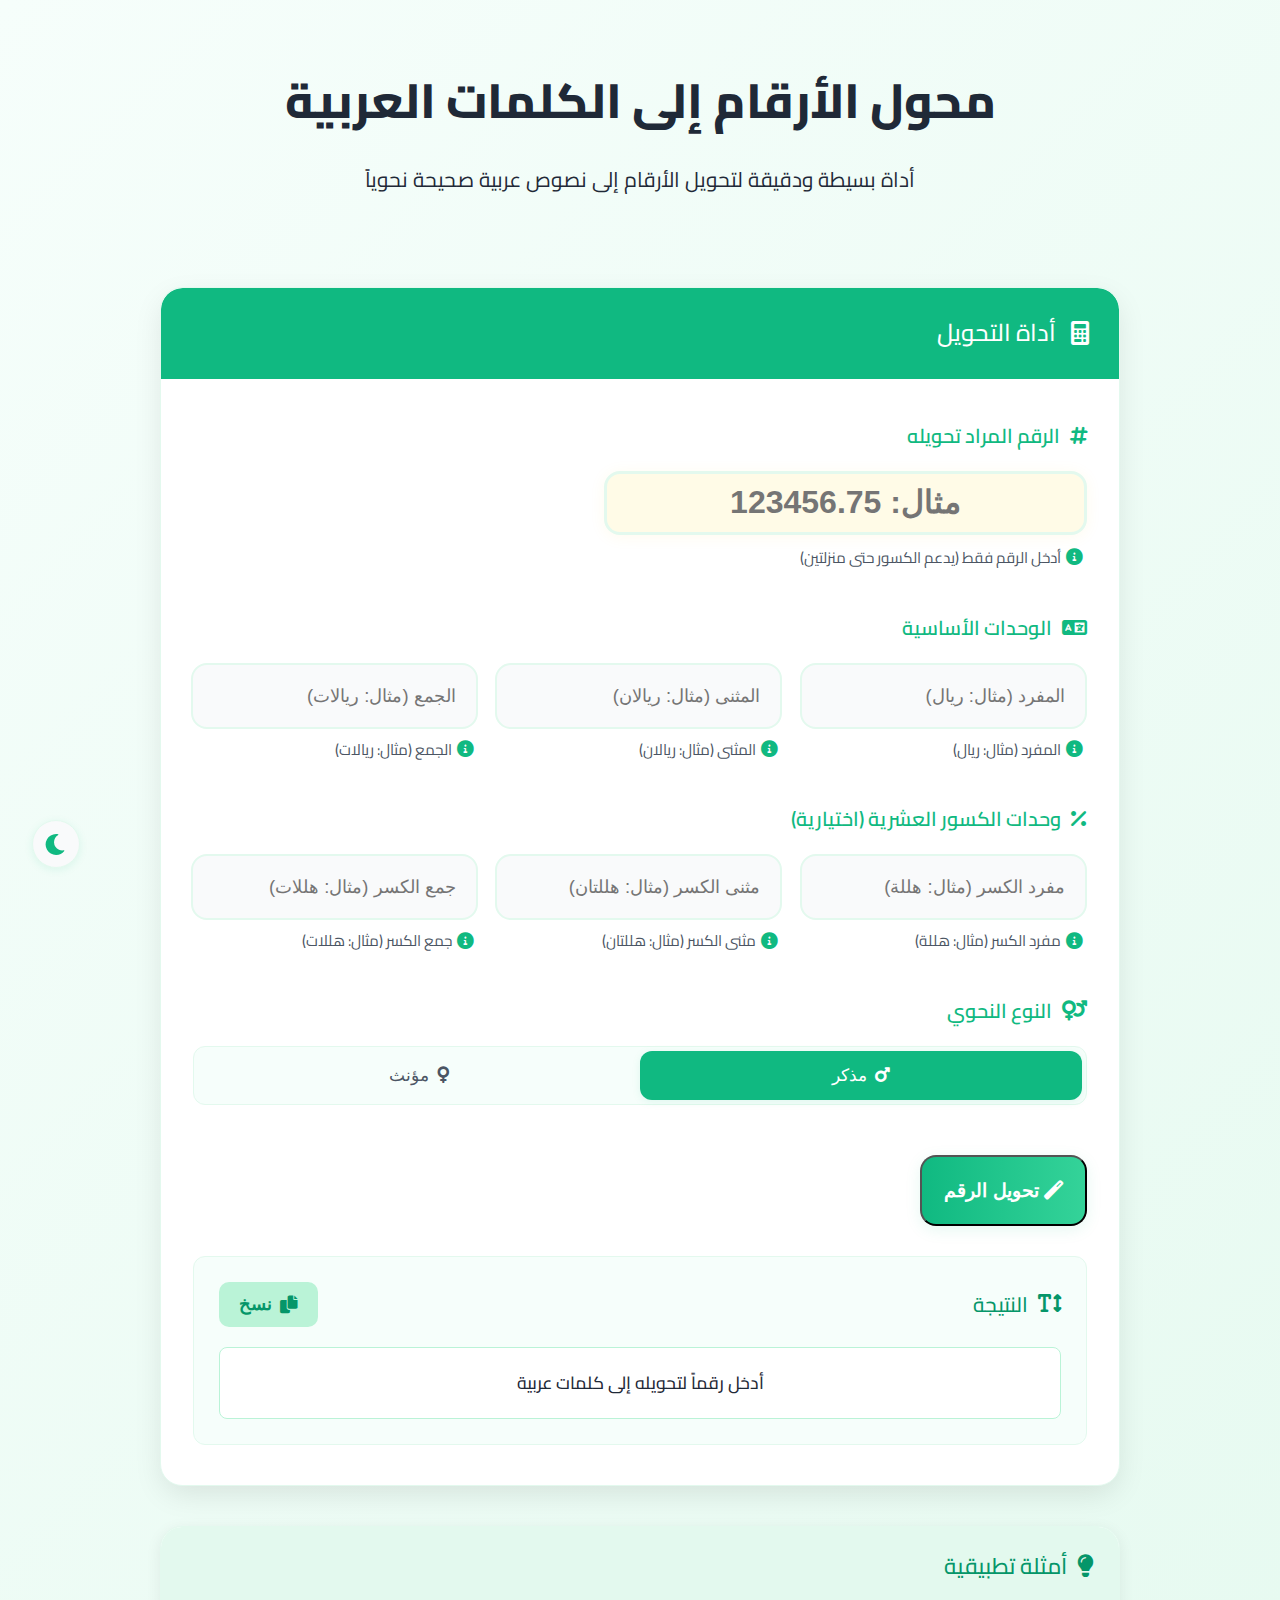
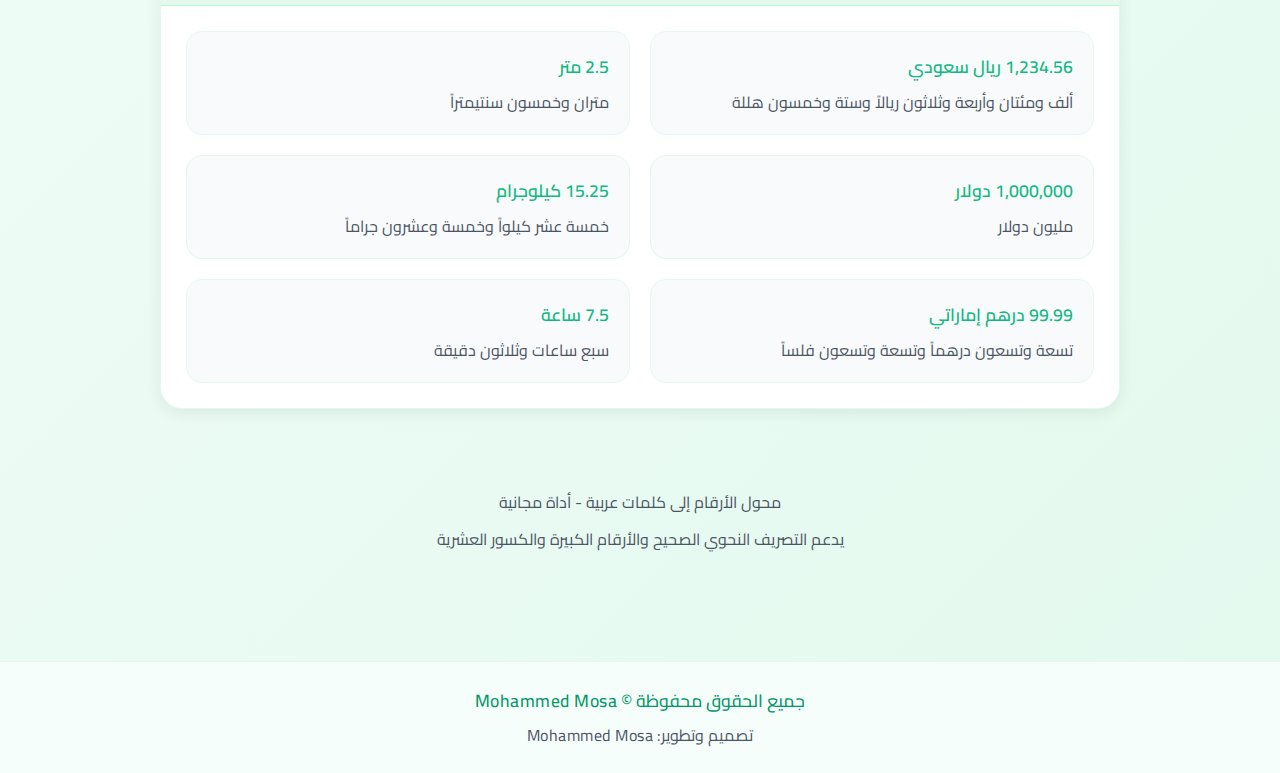
<file: tools/numbers.html>
<!DOCTYPE html>
<html lang="ar" dir="rtl">
<head>
    <meta charset="UTF-8">
    <meta name="viewport" content="width=device-width, initial-scale=1.0">
    <title>محول الأرقام إلى كلمات عربية</title>
    <link href="https://cdnjs.cloudflare.com/ajax/libs/font-awesome/6.0.0/css/all.min.css" rel="stylesheet">
    <style>
        @import url('https://fonts.googleapis.com/css2?family=Cairo:wght@300;400;500;600&display=swap');
        
        :root {
            --primary-green: #10b981;
            --dark-green: #059669;
            --light-green: #34d399;
            --green-50: #f6fefb;
            --green-100: #e3f9ee;
            --green-200: #baf3d7;
            --gray-50: #f9fafb;
            --gray-100: #f3f4f6;
            --gray-600: #4b5563;
            --gray-800: #1f2937;
            --shadow: 0 4px 16px 0 rgba(0,0,0,0.07);
            --shadow-lg: 0 10px 30px -3px rgba(0,0,0,0.10);
            --transition: 0.25s cubic-bezier(.4,0,.2,1);
        }
        
        * {
            margin: 0;
            padding: 0;
            box-sizing: border-box;
        }
        
        body {
            font-family: 'Cairo', sans-serif;
            background: linear-gradient(135deg, var(--green-50) 0%, var(--green-100) 100%);
            min-height: 100vh;
            color: var(--gray-800);
            line-height: 1.7;
            transition: background 0.4s, color 0.4s;
        }
        
        .container {
            max-width: 1000px;
            margin: 0 auto;
            padding: 20px;
        }
        
        .header {
            text-align: center;
            margin-bottom: 40px;
            padding: 40px 20px;
        }
        
        /* تحسين العناوين والمسافات */
        .header h1 {
            font-size: 3rem;
            font-weight: 800;
            margin-bottom: 20px;
            letter-spacing: 1px;
        }
        .header p {
            font-size: 1.3rem;
            margin-bottom: 10px;
        }
        .main-card, .examples-section {
            margin-bottom: 40px;
        }
        .form-section {
            margin-bottom: 40px;
        }
        .section-title {
            font-size: 1.25rem;
            font-weight: 600;
            color: var(--primary-green);
            margin-bottom: 18px;
            display: flex;
            align-items: center;
            gap: 10px;
        }
        .form-input {
            border-radius: 16px;
            padding: 20px;
            font-size: 1.15rem;
            background: var(--gray-50);
            border: 2px solid var(--green-100);
            transition: var(--transition);
            margin-bottom: 6px;
        }
        .form-input:focus {
            border-color: var(--primary-green);
            background: #fff;
            box-shadow: 0 0 0 4px rgba(16,185,129,0.13);
        }
        .form-group {
            position: relative;
        }
        /* تلميحات وأيقونات */
        .form-input-hint {
            font-size: 0.95rem;
            color: var(--gray-600);
            margin-top: 2px;
            margin-right: 4px;
            display: flex;
            align-items: center;
            gap: 5px;
        }
        .form-input-hint i {
            color: var(--primary-green);
            font-size: 1.1em;
        }
        /* زر التحويل */
        .convert-button {
            border-radius: 16px;
            font-size: 1.2rem;
            padding: 22px;
            background: linear-gradient(90deg, var(--primary-green), var(--light-green));
            color: #fff;
            font-weight: 700;
            box-shadow: 0 4px 16px 0 rgba(16,185,129,0.10);
            margin-top: 10px;
        }
        .convert-button:hover {
            background: var(--dark-green);
            color: #fff;
            box-shadow: 0 8px 24px -4px rgba(16,185,129,0.13);
            transform: translateY(-2px) scale(1.04);
        }
        /* زر النسخ */
        .copy-btn {
            background: var(--green-200);
            color: var(--dark-green);
            border: none;
            border-radius: 10px;
            padding: 12px 20px;
            font-size: 1.1rem;
            font-weight: 600;
            cursor: pointer;
            transition: var(--transition);
            display: flex;
            align-items: center;
            gap: 8px;
            position: relative;
        }
        .copy-btn.copied::after {
            content: 'تم النسخ!';
            position: absolute;
            top: -38px;
            right: 50%;
            transform: translateX(50%);
            background: var(--primary-green);
            color: #fff;
            padding: 6px 16px;
            border-radius: 8px;
            font-size: 1rem;
            box-shadow: 0 2px 8px 0 rgba(16,185,129,0.10);
            opacity: 1;
            pointer-events: none;
            z-index: 10;
            animation: fadeInOut 1.5s;
        }
        @keyframes fadeInOut {
            0% { opacity: 0; }
            10% { opacity: 1; }
            90% { opacity: 1; }
            100% { opacity: 0; }
        }
        .copy-btn:hover {
            background: var(--primary-green);
            color: #fff;
        }
        /* رسالة نجاح/خطأ أعلى النتيجة */
        .feedback-message {
            display: flex;
            align-items: center;
            gap: 10px;
            font-size: 1.1rem;
            font-weight: 600;
            margin-bottom: 12px;
            padding: 12px 18px;
            border-radius: 10px;
            background: var(--green-100);
            color: var(--dark-green);
            box-shadow: 0 2px 8px 0 rgba(16,185,129,0.07);
            min-height: 40px;
        }
        .feedback-message.error {
            background: #ffeaea;
            color: #d32f2f;
        }
        .feedback-message.success {
            background: #e3f9ee;
            color: var(--primary-green);
        }
        /* استجابة أفضل للشاشات الصغيرة */
        @media (max-width: 600px) {
            .header h1 { font-size: 2rem; }
            .main-card, .examples-section { margin-bottom: 24px; }
            .form-section { margin-bottom: 24px; }
            .convert-button { font-size: 1rem; padding: 16px; }
            .copy-btn { font-size: 1rem; padding: 10px 14px; }
        }
        
        .main-card {
            background: white;
            border-radius: 22px;
            box-shadow: var(--shadow-lg);
            overflow: hidden;
            border: 1px solid var(--green-100);
            margin-bottom: 32px;
        }
        
        .card-header {
            background: var(--primary-green);
            color: white;
            padding: 25px 30px;
            display: flex;
            align-items: center;
            gap: 15px;
            border-radius: 22px 22px 0 0;
        }
        
        .card-header i {
            font-size: 24px;
        }
        
        .card-header h2 {
            font-size: 1.5rem;
            font-weight: 500;
        }
        
        .card-body {
            padding: 40px 32px;
        }
        
        .form-grid {
            display: grid;
            grid-template-columns: repeat(auto-fit, minmax(250px, 1fr));
            gap: 20px;
        }
        
        .toggle-buttons {
            display: flex;
            background: var(--green-50);
            border-radius: 12px;
            padding: 4px;
            border: 1px solid var(--green-100);
        }
        
        .toggle-btn {
            flex: 1;
            padding: 14px 0;
            background: transparent;
            border: none;
            border-radius: 12px;
            font-size: 1.05rem;
            font-weight: 500;
            color: var(--gray-600);
            cursor: pointer;
            transition: var(--transition);
            display: flex;
            align-items: center;
            justify-content: center;
            gap: 8px;
        }
        
        .toggle-btn.active {
            background: var(--primary-green);
            color: #fff;
            box-shadow: 0 2px 8px 0 rgba(16,185,129,0.10);
        }
        
        .result-section {
            margin-top: 30px;
            padding: 25px;
            background: var(--green-50);
            border-radius: 12px;
            border: 1px solid var(--green-100);
            position: relative;
        }
        
        .result-header {
            display: flex;
            align-items: center;
            justify-content: space-between;
            margin-bottom: 20px;
        }
        
        .result-title {
            font-size: 1.3rem;
            font-weight: 500;
            color: var(--dark-green);
            display: flex;
            align-items: center;
            gap: 10px;
        }
        
        .result-text {
            background: white;
            padding: 20px;
            border-radius: 8px;
            border: 1px solid var(--green-200);
            font-size: 1.1rem;
            font-weight: 500;
            color: var(--gray-800);
            line-height: 1.7;
            text-align: center;
            min-height: 60px;
            display: flex;
            align-items: center;
            justify-content: center;
        }
        
        .examples-section {
            margin-top: 40px;
            background: white;
            border-radius: 22px;
            box-shadow: var(--shadow);
            border: 1px solid var(--green-100);
            overflow: hidden;
        }
        
        .examples-header {
            background: var(--green-100);
            padding: 20px 25px;
            border-bottom: 1px solid var(--green-200);
        }
        
        .examples-title {
            font-size: 1.4rem;
            font-weight: 500;
            color: var(--dark-green);
            display: flex;
            align-items: center;
            gap: 10px;
        }
        
        .examples-grid {
            padding: 25px;
            display: grid;
            grid-template-columns: repeat(auto-fit, minmax(300px, 1fr));
            gap: 20px;
        }
        
        .example-card {
            background: var(--gray-50);
            border: 1px solid var(--green-100);
            border-radius: 16px;
            padding: 20px;
            cursor: pointer;
            transition: var(--transition);
        }
        
        .example-card:hover {
            background: var(--green-50);
            border-color: var(--primary-green);
            box-shadow: 0 4px 16px 0 rgba(16,185,129,0.10);
            transform: translateY(-2px) scale(1.02);
        }
        
        .example-number {
            font-weight: 600;
            color: var(--primary-green);
            font-size: 1.1rem;
            margin-bottom: 8px;
        }
        
        .example-result {
            color: var(--gray-600);
            font-size: 1rem;
            line-height: 1.5;
        }
        
        .footer {
            text-align: center;
            margin-top: 50px;
            padding: 30px 20px;
            color: var(--gray-600);
        }
        
        .footer p {
            margin-bottom: 10px;
            font-size: 1rem;
        }
        
        /* تأثيرات بسيطة */
        .fade-in {
            animation: fadeIn 0.5s ease-out;
        }
        
        @keyframes fadeIn {
            from { opacity: 0; transform: translateY(20px); }
            to { opacity: 1; transform: translateY(0); }
        }
        
        .success {
            animation: successPulse 0.6s ease-out;
        }
        
        @keyframes successPulse {
            0% { background: var(--green-50); }
            50% { background: var(--green-100); }
            100% { background: var(--green-50); }
        }
        
        /* استجابة للشاشات الصغيرة */
        @media (max-width: 768px) {
            .container {
                padding: 15px;
            }
            
            .header h1 {
                font-size: 2rem;
            }
            
            .card-body,
            .examples-grid {
                padding: 20px;
            }
            
            .form-grid {
                grid-template-columns: 1fr;
            }
            
            .examples-grid {
                grid-template-columns: 1fr;
            }
        }
        /* Dark mode styles */
        body.dark-mode {
            background: linear-gradient(135deg, #232d2b 0%, #1a2321 100%);
            color: #e6f4ef;
        }
        body.dark-mode .main-card,
        body.dark-mode .examples-section {
            background: #232d2b;
            box-shadow: 0 10px 30px -3px rgba(0,0,0,0.30);
        }
        body.dark-mode .form-input {
            background: #1a2321;
            color: #e6f4ef;
            border-color: #2e4d45;
        }
        body.dark-mode .form-input:focus {
            background: #232d2b;
            border-color: var(--light-green);
            box-shadow: 0 0 0 4px rgba(52,211,153,0.10);
        }
        body.dark-mode .convert-button {
            background: var(--light-green);
            color: #1a2321;
        }
        body.dark-mode .convert-button:hover {
            background: var(--primary-green);
            color: #fff;
        }
        body.dark-mode .toggle-btn.active {
            background: var(--light-green);
            color: #1a2321;
        }
        body.dark-mode .example-card {
            background: #1a2321;
            border-color: #2e4d45;
        }
        body.dark-mode .footer-credit {
            background: #232d2b;
            color: var(--light-green);
            border-top: 1px solid #2e4d45;
        }
        /* Dark mode toggle button */
        .dark-toggle {
            position: fixed;
            left: 32px;
            bottom: 32px;
            z-index: 1000;
            background: var(--gray-50);
            color: var(--primary-green);
            border: 1.5px solid var(--green-100);
            border-radius: 50%;
            width: 48px;
            height: 48px;
            display: flex;
            align-items: center;
            justify-content: center;
            font-size: 1.5rem;
            cursor: pointer;
            box-shadow: 0 2px 8px 0 rgba(16,185,129,0.10);
            transition: var(--transition);
        }
        .dark-toggle:hover {
            background: var(--primary-green);
            color: #fff;
        }
        body.dark-mode .dark-toggle {
            background: #232d2b;
            color: var(--light-green);
            border-color: #2e4d45;
        }
        body.dark-mode .dark-toggle:hover {
            background: var(--light-green);
            color: #232d2b;
        }
        .form-group #numberInput {
            font-size: 2rem;
            padding: 28px 20px;
            height: 64px;
            border-width: 3px;
            background: #fffbe7;
            box-shadow: 0 2px 16px 0 rgba(255, 193, 7, 0.07);
            text-align: center;
            font-weight: 700;
            letter-spacing: 1px;
            margin-bottom: 8px;
        }
        @media (max-width: 600px) {
            .form-group #numberInput {
                font-size: 1.3rem;
                padding: 18px 10px;
                height: 48px;
            }
        }
    </style>
</head>
<body>
    <button class="dark-toggle" id="darkToggle" title="تبديل الوضع الليلي"><i class="fas fa-moon"></i></button>
    <div class="container">
        <!-- الرأس -->
        <div class="header">
            <h1>محول الأرقام إلى الكلمات العربية</h1>
            <p>أداة بسيطة ودقيقة لتحويل الأرقام إلى نصوص عربية صحيحة نحوياً</p>
        </div>

        <!-- البطاقة الرئيسية -->
        <div class="main-card">
            <div class="card-header">
                <i class="fas fa-calculator"></i>
                <h2>أداة التحويل</h2>
            </div>
            
            <div class="card-body">
                <!-- إدخال الرقم -->
                <div class="form-section">
                    <div class="section-title">
                        <i class="fas fa-hashtag"></i>
                        الرقم المراد تحويله
                    </div>
                    <div class="form-group">
                        <input type="text" id="numberInput" class="form-input" placeholder="مثال: 123456.75" inputmode="decimal" autocomplete="off" pattern="[0-9.,]*">
                        <div class="form-input-hint"><i class="fas fa-info-circle"></i>أدخل الرقم فقط (يدعم الكسور حتى منزلتين)</div>
                    </div>
                </div>

                <!-- الوحدات الأساسية -->
                <div class="form-section">
                    <div class="section-title">
                        <i class="fas fa-language"></i>
                        الوحدات الأساسية
                    </div>
                    <div class="form-grid">
                        <div class="form-group">
                            <input type="text" id="singular" class="form-input" placeholder="المفرد (مثال: ريال)">
                            <div class="form-input-hint"><i class="fas fa-info-circle"></i>المفرد (مثال: ريال)</div>
                        </div>
                        <div class="form-group">
                            <input type="text" id="dual" class="form-input" placeholder="المثنى (مثال: ريالان)">
                            <div class="form-input-hint"><i class="fas fa-info-circle"></i>المثنى (مثال: ريالان)</div>
                        </div>
                        <div class="form-group">
                            <input type="text" id="plural" class="form-input" placeholder="الجمع (مثال: ريالات)">
                            <div class="form-input-hint"><i class="fas fa-info-circle"></i>الجمع (مثال: ريالات)</div>
                        </div>
                    </div>
                </div>

                <!-- وحدات الكسور -->
                <div class="form-section">
                    <div class="section-title">
                        <i class="fas fa-percentage"></i>
                        وحدات الكسور العشرية (اختيارية)
                    </div>
                    <div class="form-grid">
                        <div class="form-group">
                            <input type="text" id="fractionalSingular" class="form-input" placeholder="مفرد الكسر (مثال: هللة)">
                            <div class="form-input-hint"><i class="fas fa-info-circle"></i>مفرد الكسر (مثال: هللة)</div>
                        </div>
                        <div class="form-group">
                            <input type="text" id="fractionalDual" class="form-input" placeholder="مثنى الكسر (مثال: هللتان)">
                            <div class="form-input-hint"><i class="fas fa-info-circle"></i>مثنى الكسر (مثال: هللتان)</div>
                        </div>
                        <div class="form-group">
                            <input type="text" id="fractionalPlural" class="form-input" placeholder="جمع الكسر (مثال: هللات)">
                            <div class="form-input-hint"><i class="fas fa-info-circle"></i>جمع الكسر (مثال: هللات)</div>
                        </div>
                    </div>
                </div>

                <!-- النوع النحوي -->
                <div class="form-section">
                    <div class="section-title">
                        <i class="fas fa-venus-mars"></i>
                        النوع النحوي
                    </div>
                    <div class="toggle-buttons">
                        <button type="button" class="toggle-btn active" data-gender="masculine">
                            <i class="fas fa-mars"></i>
                            مذكر
                        </button>
                        <button type="button" class="toggle-btn" data-gender="feminine">
                            <i class="fas fa-venus"></i>
                            مؤنث
                        </button>
                    </div>
                </div>

                <!-- زر التحويل -->
                <button class="convert-button" onclick="convertNumber()">
                    <i class="fas fa-magic"></i>
                    تحويل الرقم
                </button>

                <!-- عرض النتيجة -->
                <div class="result-section" id="resultSection">
                    <div class="result-header">
                        <div class="result-title">
                            <i class="fas fa-text-height"></i>
                            النتيجة
                        </div>
                        <button class="copy-btn" id="copyBtn" onclick="copyResult()">
                            <i class="fas fa-copy"></i>
                            نسخ
                        </button>
                    </div>
                    <div class="result-text" id="result">
                        أدخل رقماً لتحويله إلى كلمات عربية
                    </div>
                </div>
                <!-- رسالة نجاح/خطأ أعلى النتيجة -->
                <div id="feedbackMsg" class="feedback-message" style="display:none;"></div>
            </div>
        </div>

        <!-- قسم الأمثلة -->
        <div class="examples-section">
            <div class="examples-header">
                <div class="examples-title">
                    <i class="fas fa-lightbulb"></i>
                    أمثلة تطبيقية
                </div>
            </div>
            
            <div class="examples-grid">
                <div class="example-card" onclick="loadExample(1234.56, 'ريال', 'ريالان', 'ريالات', 'هللة', 'هللتان', 'هللات', true)">
                    <div class="example-number">1,234.56 ريال سعودي</div>
                    <div class="example-result">ألف ومئتان وأربعة وثلاثون ريالاً وستة وخمسون هللة</div>
                </div>
                
                <div class="example-card" onclick="loadExample(2.5, 'متر', 'متران', 'أمتار', 'سنتيمتر', 'سنتيمتران', 'سنتيمترات', true)">
                    <div class="example-number">2.5 متر</div>
                    <div class="example-result">متران وخمسون سنتيمتراً</div>
                </div>
                
                <div class="example-card" onclick="loadExample(1000000, 'دولار', 'دولاران', 'دولارات', '', '', '', true)">
                    <div class="example-number">1,000,000 دولار</div>
                    <div class="example-result">مليون دولار</div>
                </div>
                
                <div class="example-card" onclick="loadExample(15.25, 'كيلو', 'كيلوان', 'كيلوات', 'جرام', 'جرامان', 'جرامات', true)">
                    <div class="example-number">15.25 كيلوجرام</div>
                    <div class="example-result">خمسة عشر كيلواً وخمسة وعشرون جراماً</div>
                </div>
                
                <div class="example-card" onclick="loadExample(99.99, 'درهم', 'درهمان', 'دراهم', 'فلس', 'فلسان', 'فلوس', true)">
                    <div class="example-number">99.99 درهم إماراتي</div>
                    <div class="example-result">تسعة وتسعون درهماً وتسعة وتسعون فلساً</div>
                </div>
                
                <div class="example-card" onclick="loadExample(7.5, 'ساعة', 'ساعتان', 'ساعات', 'دقيقة', 'دقيقتان', 'دقائق', true)">
                    <div class="example-number">7.5 ساعة</div>
                    <div class="example-result">سبع ساعات وثلاثون دقيقة</div>
                </div>
            </div>
        </div>

        <!-- التذييل -->
        <div class="footer">
            <p>محول الأرقام إلى كلمات عربية - أداة مجانية</p>
            <p>يدعم التصريف النحوي الصحيح والأرقام الكبيرة والكسور العشرية</p>
        </div>
    </div>

    <footer class="footer-credit" style="background: var(--green-50); border-top: 1px solid var(--green-100); padding: 24px 0; text-align: center; margin-top: 48px; font-size: 1.1rem; color: var(--dark-green); letter-spacing: 0.5px;">
        <div style="margin-bottom: 6px; font-weight: 500;">جميع الحقوق محفوظة © Mohammed Mosa</div>
        <div style="font-size: 1rem; color: var(--gray-600);">تصميم وتطوير: Mohammed Mosa</div>
    </footer>

    <script>
        let isMasculine = true;
        
        // إعداد أزرار النوع
        document.querySelectorAll('.toggle-btn').forEach(btn => {
            btn.addEventListener('click', function() {
                document.querySelectorAll('.toggle-btn').forEach(b => b.classList.remove('active'));
                this.classList.add('active');
                isMasculine = this.dataset.gender === 'masculine';
            });
        });

        function numberToArabicWordsFull(number, options) {
            const { singular, dual, plural, fractionalSingular, fractionalDual, fractionalPlural, isMasculine } = options;
            
            const masculineUnits = [
                'صفر', 'واحد', 'اثنان', 'ثلاثة', 'أربعة', 'خمسة', 'ستة',
                'سبعة', 'ثمانية', 'تسعة', 'عشرة', 'أحد عشر', 'اثنا عشر',
                'ثلاثة عشر', 'أربعة عشر', 'خمسة عشر', 'ستة عشر',
                'سبعة عشر', 'ثمانية عشر', 'تسعة عشر'
            ];
            
            const feminineUnits = [
                'صفر', 'واحدة', 'اثنتان', 'ثلاث', 'أربع', 'خمس', 'ست',
                'سبع', 'ثمان', 'تسع', 'عشر', 'إحدى عشرة', 'اثنتا عشرة',
                'ثلاث عشرة', 'أربع عشرة', 'خمس عشرة', 'ست عشرة',
                'سبع عشرة', 'ثماني عشرة', 'تسع عشرة'
            ];
            
            const tens = [
                '', '', 'عشرون', 'ثلاثون', 'أربعون', 'خمسون',
                'ستون', 'سبعون', 'ثمانون', 'تسعون'
            ];
            
            function getUnits(n) {
                return isMasculine ? masculineUnits[n] : feminineUnits[n];
            }
            
            function convertBelow100(n) {
                if (n < 20) return getUnits(n);
                const ten = Math.floor(n / 10);
                const unit = n % 10;
                if (unit === 0) return tens[ten];
                return `${getUnits(unit)} و${tens[ten]}`;
            }
            
            function convertBelow1000(n) {
                if (n < 100) return convertBelow100(n);
                const hundred = Math.floor(n / 100);
                const rest = n % 100;
                let hundredWord;
                if (hundred === 1) hundredWord = 'مائة';
                else if (hundred === 2) hundredWord = 'مئتان';
                else hundredWord = `${getUnits(hundred)} مائة`;
                if (rest === 0) return hundredWord;
                return `${hundredWord} و${convertBelow100(rest)}`;
            }
            
            function convertLarge(n) {
                if (n === 0) return getUnits(0);
                if (n < 1000) return convertBelow1000(n);
                const scales = [
                    ['', '', ''],
                    ['ألف', 'ألفان', 'آلاف'],
                    ['مليون', 'مليونان', 'ملايين'],
                    ['مليار', 'ملياران', 'مليارات']
                ];
                const parts = [];
                let scaleIndex = 0;
                while (n > 0) {
                    const chunk = n % 1000;
                    if (chunk !== 0) {
                        let chunkWords = '';
                        if (scaleIndex > 0 && chunk === 1) {
                            // لا تكتب "واحد ألف" بل فقط "ألف"
                            chunkWords = scales[scaleIndex][0];
                        } else {
                            chunkWords = convertBelow1000(chunk);
                            if (scaleIndex > 0) {
                                let scaleWord;
                                if (chunk === 2) scaleWord = scales[scaleIndex][1];
                                else if (chunk >= 3 && chunk <= 10) scaleWord = scales[scaleIndex][2];
                                else scaleWord = scales[scaleIndex][0];
                                chunkWords += ` ${scaleWord}`;
                            }
                        }
                        parts.unshift(chunkWords);
                    }
                    n = Math.floor(n / 1000);
                    scaleIndex++;
                }
                return parts.join(' و');
            }
            
            // عدل استخراج الكسر ليكون حتى منزلتين فقط
            const intPart = Math.floor(number);
            const fracPart = Math.round((number - intPart) * 100); // دائماً منزلتين فقط
            
            // صيغة الوحدة للجزء الصحيح
            let unitWord = '';
            if (intPart === 1 && singular) unitWord = singular;
            else if (intPart === 2 && dual) unitWord = dual;
            else if (intPart >= 3 && intPart <= 10 && plural) unitWord = plural;
            else if (singular) unitWord = singular;
            // إذا لم توجد وحدة، لا تضفها
            let result = convertLarge(intPart);
            if (unitWord) result += ` ${unitWord}`;
            
            // الجزء العشري
            if (fracPart > 0 && fractionalSingular) {
                let fracUnitWord = '';
                if (fracPart === 1 && fractionalSingular) fracUnitWord = fractionalSingular;
                else if (fracPart === 2 && fractionalDual) fracUnitWord = fractionalDual;
                else if (fracPart >= 3 && fracPart <= 10 && fractionalPlural) fracUnitWord = fractionalPlural;
                else if (fractionalSingular) fracUnitWord = fractionalSingular;
                if (fracUnitWord) result += ` و${convertLarge(fracPart)} ${fracUnitWord}`;
            }
            
            return result;
        }

        function convertNumber() {
            let raw = document.getElementById('numberInput').value;
            // استبدل الفاصلة بنقطة
            raw = raw.replace(/،/g, '.').replace(/,/g, '.');
            // إذا كان الإدخال فارغاً
            if (!raw) {
                document.getElementById('result').textContent = 'أدخل رقماً لتحويله إلى كلمات عربية';
                document.getElementById('copyBtn').style.display = 'none';
                showFeedback('يرجى إدخال رقم', 'error');
                return;
            }
            // إذا كان الإدخال غير صالح
            if (!/^\d*\.?\d*$/.test(raw)) {
                document.getElementById('result').textContent = 'يرجى إدخال رقم صالح فقط';
                document.getElementById('copyBtn').style.display = 'none';
                showFeedback('المدخل غير صالح. أدخل أرقاماً فقط.', 'error');
                return;
            }
            // اجعل الكسر حتى منزلتين فقط
            if (raw.includes('.')) {
                const [intPart, fracPart] = raw.split('.');
                raw = intPart + '.' + (fracPart.substring(0, 2));
            }
            const number = parseFloat(raw);
            
            const singular = document.getElementById('singular').value.trim();
            const dual = document.getElementById('dual').value.trim();
            const plural = document.getElementById('plural').value.trim();
            const fractionalSingular = document.getElementById('fractionalSingular').value.trim();
            const fractionalDual = document.getElementById('fractionalDual').value.trim();
            const fractionalPlural = document.getElementById('fractionalPlural').value.trim();
            
            if (isNaN(number)) {
                document.getElementById('result').textContent = 'يرجى إدخال رقم صحيح';
                document.getElementById('copyBtn').style.display = 'none';
                showFeedback('يرجى إدخال رقم صحيح', 'error');
                return;
            }
            
            // أزل التحقق من الوحدات المطلوبة
            const options = {
                singular,
                dual,
                plural,
                fractionalSingular: fractionalSingular || null,
                fractionalDual: fractionalDual || null,
                fractionalPlural: fractionalPlural || null,
                isMasculine
            };
            
            const result = numberToArabicWordsFull(number, options);
            document.getElementById('result').textContent = result;
            document.getElementById('copyBtn').style.display = 'flex';
            showFeedback('تم التحويل بنجاح!', 'success');
            
            // تأثير النجاح
            const resultSection = document.getElementById('resultSection');
            resultSection.classList.add('success');
            setTimeout(() => resultSection.classList.remove('success'), 600);
        }

        function loadExample(number, singular, dual, plural, fractionalSingular, fractionalDual, fractionalPlural, masculine) {
            document.getElementById('numberInput').value = number;
            document.getElementById('singular').value = singular;
            document.getElementById('dual').value = dual;
            document.getElementById('plural').value = plural;
            document.getElementById('fractionalSingular').value = fractionalSingular;
            document.getElementById('fractionalDual').value = fractionalDual;
            document.getElementById('fractionalPlural').value = fractionalPlural;
            
            // تحديث النوع
            document.querySelectorAll('.toggle-btn').forEach(b => b.classList.remove('active'));
            const targetBtn = masculine ? '[data-gender="masculine"]' : '[data-gender="feminine"]';
            document.querySelector(targetBtn).classList.add('active');
            isMasculine = masculine;
            
            // تحويل مع تأثير
            setTimeout(() => convertNumber(), 100);
        }

        function copyResult() {
            const resultText = document.getElementById('result').textContent;
            navigator.clipboard.writeText(resultText).then(() => {
                const btn = document.getElementById('copyBtn');
                btn.classList.add('copied');
                setTimeout(() => btn.classList.remove('copied'), 1500);
            });
        }

        // تحويل تلقائي أثناء الكتابة وتصحيح الإدخال
        const numberInput = document.getElementById('numberInput');
        numberInput.addEventListener('input', function(e) {
            // استبدل الفاصلة بنقطة
            let val = numberInput.value.replace(/،/g, '.').replace(/,/g, '.');
            // اسمح فقط بالأرقام والفاصلة العشرية
            val = val.replace(/[^0-9.]/g, '');
            // لا تسمح بأكثر من نقطة عشرية واحدة
            const parts = val.split('.');
            if (parts.length > 2) {
                val = parts[0] + '.' + parts.slice(1).join('');
            }
            numberInput.value = val;
            convertNumber();
        });
        // منع لصق نص غير رقمي
        numberInput.addEventListener('paste', function(e) {
            const pasted = (e.clipboardData || window.clipboardData).getData('text');
            if (!/^\d*[.,]?\d*$/.test(pasted)) {
                e.preventDefault();
            }
        });

        // تأثير التلاشي عند التحميل
        document.addEventListener('DOMContentLoaded', function() {
            document.querySelector('.container').classList.add('fade-in');
        });

        // Dark mode toggle functionality
        const darkToggle = document.getElementById('darkToggle');
        darkToggle.addEventListener('click', function() {
            document.body.classList.toggle('dark-mode');
            if(document.body.classList.contains('dark-mode')) {
                darkToggle.innerHTML = '<i class="fas fa-sun"></i>';
            } else {
                darkToggle.innerHTML = '<i class="fas fa-moon"></i>';
            }
        });
    </script>
</body>
</html>
</file>
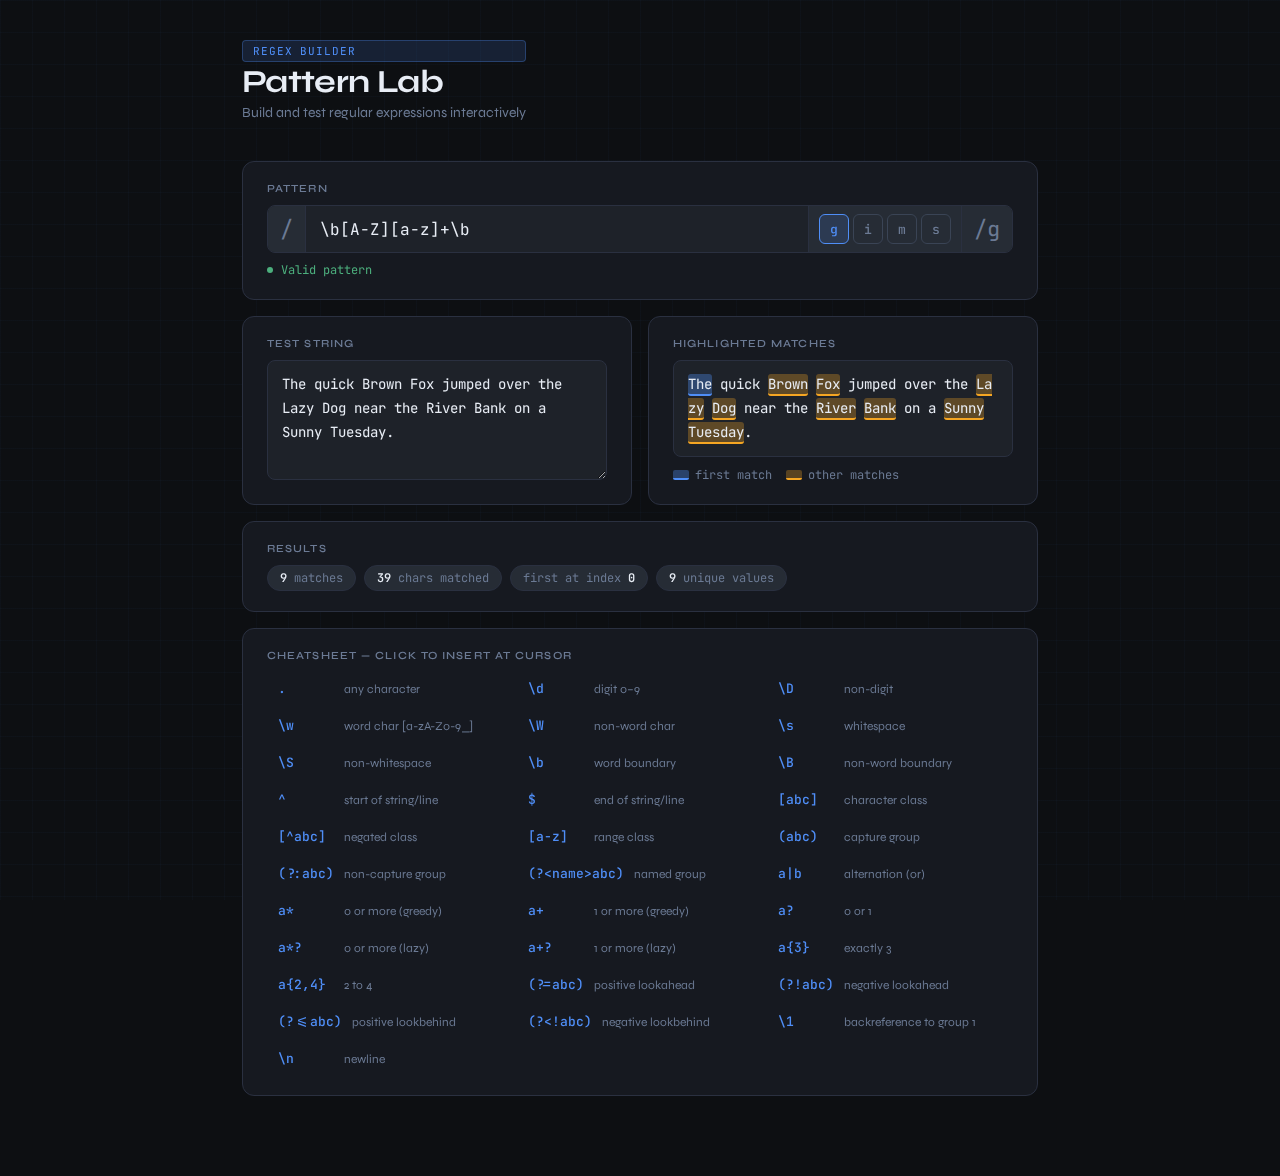
<file: tools/regex-builder.html>
<!DOCTYPE html>
<html lang="en">
<head>
<meta charset="UTF-8">
<meta name="viewport" content="width=device-width, initial-scale=1.0">
<title>Regex Builder</title>
<link href="https://fonts.googleapis.com/css2?family=JetBrains+Mono:wght@400;500;700&family=Syne:wght@400;600;700&display=swap" rel="stylesheet">
<style>
  *, *::before, *::after { box-sizing: border-box; margin: 0; padding: 0; }

  :root {
    --bg: #0d0f12;
    --surface: #161920;
    --surface2: #1e2229;
    --surface3: #262c35;
    --border: #2a3040;
    --border2: #3a4455;
    --text: #e8edf5;
    --muted: #6b7a94;
    --faint: #3a4455;
    --accent: #4f8ef7;
    --accent-glow: rgba(79,142,247,0.15);
    --amber: #f5a623;
    --amber-bg: rgba(245,166,35,0.12);
    --green: #4caf7d;
    --green-bg: rgba(76,175,125,0.1);
    --red: #e05c5c;
    --red-bg: rgba(224,92,92,0.1);
    --match1-bg: rgba(79,142,247,0.35);
    --match1-border: #4f8ef7;
    --matchn-bg: rgba(245,166,35,0.3);
    --matchn-border: #f5a623;
    --mono: 'JetBrains Mono', monospace;
    --sans: 'Syne', sans-serif;
  }

  html { background: var(--bg); }

  body {
    font-family: var(--sans);
    background: var(--bg);
    color: var(--text);
    min-height: 100vh;
    padding: 0;
  }

  /* Grid background */
  body::before {
    content: '';
    position: fixed;
    inset: 0;
    background-image:
      linear-gradient(rgba(79,142,247,0.03) 1px, transparent 1px),
      linear-gradient(90deg, rgba(79,142,247,0.03) 1px, transparent 1px);
    background-size: 32px 32px;
    pointer-events: none;
    z-index: 0;
  }

  .app {
    position: relative;
    z-index: 1;
    max-width: 860px;
    margin: 0 auto;
    padding: 2.5rem 2rem 4rem;
  }

  /* Header */
  .header {
    display: flex;
    align-items: flex-end;
    gap: 1rem;
    margin-bottom: 2.5rem;
    animation: fadeUp 0.4s ease both;
  }
  .header-badge {
    font-family: var(--mono);
    font-size: 11px;
    color: var(--accent);
    background: var(--accent-glow);
    border: 1px solid rgba(79,142,247,0.3);
    padding: 3px 10px;
    border-radius: 4px;
    letter-spacing: 0.08em;
    margin-bottom: 4px;
  }
  .header h1 {
    font-size: 32px;
    font-weight: 700;
    color: var(--text);
    letter-spacing: -0.02em;
    line-height: 1;
  }
  .header p {
    font-size: 14px;
    color: var(--muted);
    margin-top: 6px;
    font-weight: 400;
  }

  /* Cards */
  .card {
    background: var(--surface);
    border: 1px solid var(--border);
    border-radius: 12px;
    padding: 1.25rem 1.5rem;
    margin-bottom: 1rem;
    animation: fadeUp 0.4s ease both;
  }
  .card:nth-child(2) { animation-delay: 0.05s; }
  .card:nth-child(3) { animation-delay: 0.1s; }
  .card:nth-child(4) { animation-delay: 0.15s; }
  .card:nth-child(5) { animation-delay: 0.2s; }

  .card-label {
    font-size: 11px;
    font-weight: 600;
    color: var(--muted);
    letter-spacing: 0.1em;
    text-transform: uppercase;
    margin-bottom: 10px;
  }

  /* Pattern Row */
  .pattern-row {
    display: flex;
    align-items: center;
    background: var(--surface2);
    border: 1px solid var(--border);
    border-radius: 8px;
    overflow: hidden;
    transition: border-color 0.15s;
  }
  .pattern-row:focus-within {
    border-color: var(--accent);
    box-shadow: 0 0 0 3px var(--accent-glow);
  }
  .pattern-row.error { border-color: var(--red); box-shadow: 0 0 0 3px var(--red-bg); }

  .delim {
    padding: 0 12px;
    font-family: var(--mono);
    font-size: 22px;
    color: var(--muted);
    background: var(--surface3);
    height: 46px;
    display: flex;
    align-items: center;
    user-select: none;
    border-right: 1px solid var(--border);
  }
  .delim.right { border-right: none; border-left: 1px solid var(--border); }

  #pattern-input {
    flex: 1;
    border: none;
    outline: none;
    background: transparent;
    color: var(--text);
    font-family: var(--mono);
    font-size: 16px;
    padding: 0 14px;
    height: 46px;
    caret-color: var(--accent);
  }
  #pattern-input::placeholder { color: var(--faint); }

  .flags-area {
    display: flex;
    align-items: center;
    gap: 4px;
    padding: 0 10px;
    background: var(--surface3);
    height: 46px;
    border-left: 1px solid var(--border);
  }
  .flag-btn {
    width: 30px;
    height: 30px;
    border-radius: 6px;
    border: 1px solid var(--border2);
    background: transparent;
    color: var(--muted);
    font-family: var(--mono);
    font-size: 13px;
    font-weight: 500;
    cursor: pointer;
    transition: all 0.12s;
    display: flex; align-items: center; justify-content: center;
  }
  .flag-btn:hover:not(.active) { border-color: var(--accent); color: var(--accent); }
  .flag-btn.active {
    background: var(--accent-glow);
    border-color: var(--accent);
    color: var(--accent);
  }
  .flag-btn[title]:hover::after {
    content: attr(title);
    position: absolute;
    bottom: calc(100% + 8px);
    left: 50%;
    transform: translateX(-50%);
    background: var(--surface3);
    border: 1px solid var(--border2);
    color: var(--text);
    font-size: 11px;
    font-family: var(--sans);
    padding: 4px 8px;
    border-radius: 4px;
    white-space: nowrap;
    pointer-events: none;
    z-index: 10;
  }
  .flag-btn { position: relative; }

  .status-bar {
    display: flex;
    align-items: center;
    gap: 8px;
    margin-top: 8px;
    font-family: var(--mono);
    font-size: 12px;
    min-height: 18px;
  }
  .status-dot {
    width: 6px; height: 6px;
    border-radius: 50%;
    background: var(--faint);
  }
  .status-bar.ok .status-dot { background: var(--green); }
  .status-bar.error .status-dot { background: var(--red); }
  .status-text { color: var(--muted); }
  .status-bar.ok .status-text { color: var(--green); }
  .status-bar.error .status-text { color: var(--red); }

  /* Textarea */
  .test-input {
    width: 100%;
    background: var(--surface2);
    border: 1px solid var(--border);
    border-radius: 8px;
    color: var(--text);
    font-family: var(--mono);
    font-size: 14px;
    line-height: 1.7;
    padding: 12px 14px;
    resize: vertical;
    min-height: 120px;
    outline: none;
    transition: border-color 0.15s;
  }
  .test-input:focus { border-color: var(--border2); }

  /* Highlighted output */
  .output-box {
    background: var(--surface2);
    border: 1px solid var(--border);
    border-radius: 8px;
    padding: 12px 14px;
    font-family: var(--mono);
    font-size: 14px;
    line-height: 1.7;
    min-height: 60px;
    white-space: pre-wrap;
    word-break: break-all;
    color: var(--text);
  }
  .output-box mark.m1 {
    background: var(--match1-bg);
    border-bottom: 2px solid var(--match1-border);
    color: var(--text);
    border-radius: 3px;
    padding: 1px 0;
  }
  .output-box mark.mn {
    background: var(--matchn-bg);
    border-bottom: 2px solid var(--matchn-border);
    color: var(--text);
    border-radius: 3px;
    padding: 1px 0;
  }
  .no-match-msg {
    color: var(--muted);
    font-style: italic;
    font-size: 13px;
    font-family: var(--sans);
  }

  /* Stats */
  .stats-row {
    display: flex;
    gap: 8px;
    flex-wrap: wrap;
    margin-top: 10px;
  }
  .stat {
    font-size: 12px;
    font-family: var(--mono);
    padding: 4px 12px;
    border-radius: 20px;
    background: var(--surface3);
    border: 1px solid var(--border);
    color: var(--muted);
  }
  .stat b { color: var(--text); font-weight: 500; }

  /* Legend */
  .legend {
    display: flex;
    gap: 14px;
    margin-top: 10px;
    flex-wrap: wrap;
  }
  .legend-item {
    display: flex;
    align-items: center;
    gap: 6px;
    font-size: 12px;
    color: var(--muted);
    font-family: var(--mono);
  }
  .legend-swatch {
    width: 16px; height: 10px;
    border-radius: 2px;
    border-bottom: 2px solid;
  }
  .swatch-first { background: var(--match1-bg); border-color: var(--match1-border); }
  .swatch-rest { background: var(--matchn-bg); border-color: var(--matchn-border); }

  /* Groups */
  .groups-grid {
    display: grid;
    grid-template-columns: repeat(auto-fill, minmax(170px, 1fr));
    gap: 8px;
    margin-top: 4px;
  }
  .group-card {
    background: var(--surface2);
    border: 1px solid var(--border);
    border-radius: 8px;
    padding: 10px 12px;
  }
  .group-card .g-num {
    font-size: 11px;
    color: var(--accent);
    font-family: var(--mono);
    font-weight: 500;
    letter-spacing: 0.04em;
  }
  .group-card .g-val {
    font-size: 13px;
    font-family: var(--mono);
    color: var(--text);
    margin-top: 3px;
    word-break: break-all;
  }
  .group-card .g-val.empty { color: var(--muted); font-style: italic; }

  /* Cheatsheet */
  .cs-grid {
    display: grid;
    grid-template-columns: repeat(auto-fill, minmax(190px, 1fr));
    gap: 4px;
  }
  .cs-item {
    display: flex;
    align-items: center;
    gap: 10px;
    padding: 7px 10px;
    border-radius: 6px;
    cursor: pointer;
    transition: background 0.1s;
    border: 1px solid transparent;
  }
  .cs-item:hover {
    background: var(--surface2);
    border-color: var(--border);
  }
  .cs-token {
    font-family: var(--mono);
    font-size: 13px;
    color: var(--accent);
    min-width: 56px;
    font-weight: 500;
  }
  .cs-desc {
    font-size: 12px;
    color: var(--muted);
    font-family: var(--sans);
  }

  /* Two-col layout */
  .two-col {
    display: grid;
    grid-template-columns: 1fr 1fr;
    gap: 1rem;
  }
  @media (max-width: 600px) {
    .two-col { grid-template-columns: 1fr; }
    .app { padding: 1.5rem 1rem 3rem; }
    .header h1 { font-size: 24px; }
  }

  @keyframes fadeUp {
    from { opacity: 0; transform: translateY(12px); }
    to { opacity: 1; transform: translateY(0); }
  }

  /* Scrollbar */
  ::-webkit-scrollbar { width: 6px; height: 6px; }
  ::-webkit-scrollbar-track { background: transparent; }
  ::-webkit-scrollbar-thumb { background: var(--border2); border-radius: 3px; }
</style>
</head>
<body>
<div class="app">

  <div class="header">
    <div>
      <div class="header-badge">REGEX BUILDER</div>
      <h1>Pattern Lab</h1>
      <p>Build and test regular expressions interactively</p>
    </div>
  </div>

  <!-- Pattern Input -->
  <div class="card">
    <div class="card-label">Pattern</div>
    <div class="pattern-row" id="pattern-row">
      <div class="delim">/</div>
      <input type="text" id="pattern-input" placeholder="Enter your regex pattern…" spellcheck="false" autocomplete="off" autocorrect="off">
      <div class="flags-area" id="flags-area">
        <button class="flag-btn active" data-flag="g" title="global — find all matches">g</button>
        <button class="flag-btn" data-flag="i" title="case insensitive">i</button>
        <button class="flag-btn" data-flag="m" title="multiline — ^ and $ match line boundaries">m</button>
        <button class="flag-btn" data-flag="s" title="dotAll — dot matches newlines">s</button>
      </div>
      <div class="delim right" id="flags-display">/g</div>
    </div>
    <div class="status-bar" id="status-bar">
      <div class="status-dot"></div>
      <div class="status-text" id="status-text">Enter a pattern to begin</div>
    </div>
  </div>

  <!-- Test Input + Output side by side -->
  <div class="two-col">
    <div class="card">
      <div class="card-label">Test string</div>
      <textarea class="test-input" id="test-input" placeholder="Paste text to test against your pattern…" spellcheck="false"></textarea>
    </div>
    <div class="card">
      <div class="card-label">Highlighted matches</div>
      <div class="output-box" id="output-box"></div>
      <div class="legend" id="legend" style="display:none">
        <div class="legend-item"><div class="legend-swatch swatch-first"></div>first match</div>
        <div class="legend-item"><div class="legend-swatch swatch-rest"></div>other matches</div>
      </div>
    </div>
  </div>

  <!-- Stats + Groups -->
  <div class="card" id="stats-card" style="display:none">
    <div class="card-label">Results</div>
    <div class="stats-row" id="stats-row"></div>
    <div id="groups-section" style="display:none; margin-top:1rem;">
      <div class="card-label" style="margin-bottom:8px;">Capture groups (match 1)</div>
      <div class="groups-grid" id="groups-grid"></div>
    </div>
  </div>

  <!-- Cheatsheet -->
  <div class="card">
    <div class="card-label">Cheatsheet — click to insert at cursor</div>
    <div class="cs-grid" id="cs-grid"></div>
  </div>

</div>

<script>
const patternInput = document.getElementById('pattern-input');
const testInput = document.getElementById('test-input');
const outputBox = document.getElementById('output-box');
const statusBar = document.getElementById('status-bar');
const statusText = document.getElementById('status-text');
const patternRow = document.getElementById('pattern-row');
const flagsDisplay = document.getElementById('flags-display');
const statsCard = document.getElementById('stats-card');
const statsRow = document.getElementById('stats-row');
const groupsSection = document.getElementById('groups-section');
const groupsGrid = document.getElementById('groups-grid');
const legend = document.getElementById('legend');

const CS = [
  ['.','any character'],['\\d','digit 0–9'],['\\D','non-digit'],
  ['\\w','word char [a-zA-Z0-9_]'],['\\W','non-word char'],
  ['\\s','whitespace'],['\\S','non-whitespace'],
  ['\\b','word boundary'],['\\B','non-word boundary'],
  ['^','start of string/line'],['$','end of string/line'],
  ['[abc]','character class'],['[^abc]','negated class'],
  ['[a-z]','range class'],['(abc)','capture group'],
  ['(?:abc)','non-capture group'],['(?<name>abc)','named group'],
  ['a|b','alternation (or)'],['a*','0 or more (greedy)'],
  ['a+','1 or more (greedy)'],['a?','0 or 1'],
  ['a*?','0 or more (lazy)'],['a+?','1 or more (lazy)'],
  ['a{3}','exactly 3'],['a{2,4}','2 to 4'],
  ['(?=abc)','positive lookahead'],['(?!abc)','negative lookahead'],
  ['(?<=abc)','positive lookbehind'],['(?<!abc)','negative lookbehind'],
  ['\\1','backreference to group 1'],['\\n','newline'],
];

const grid = document.getElementById('cs-grid');
CS.forEach(([tok, desc]) => {
  const el = document.createElement('div');
  el.className = 'cs-item';
  el.innerHTML = `<span class="cs-token">${esc(tok)}</span><span class="cs-desc">${esc(desc)}</span>`;
  el.addEventListener('click', () => {
    const s = patternInput.selectionStart, e = patternInput.selectionEnd;
    const v = patternInput.value;
    patternInput.value = v.slice(0, s) + tok + v.slice(e);
    patternInput.focus();
    patternInput.setSelectionRange(s + tok.length, s + tok.length);
    run();
  });
  grid.appendChild(el);
});

function esc(s) {
  return s.replace(/&/g,'&amp;').replace(/</g,'&lt;').replace(/>/g,'&gt;');
}

function getFlags() {
  return [...document.querySelectorAll('.flag-btn')]
    .filter(b => b.classList.contains('active'))
    .map(b => b.dataset.flag).join('');
}

document.querySelectorAll('.flag-btn').forEach(btn => {
  btn.addEventListener('click', () => {
    btn.classList.toggle('active');
    flagsDisplay.textContent = '/' + getFlags();
    run();
  });
});

function run() {
  const pattern = patternInput.value.trim();
  const text = testInput.value;
  const flags = getFlags();
  flagsDisplay.textContent = '/' + flags;

  if (!pattern) {
    setStatus('neutral', 'Enter a pattern to begin');
    patternRow.className = 'pattern-row';
    outputBox.textContent = text || '';
    statsCard.style.display = 'none';
    legend.style.display = 'none';
    return;
  }

  let regex;
  try {
    const f = flags.includes('g') ? flags : flags + 'g';
    regex = new RegExp(pattern, f);
    setStatus('ok', 'Valid pattern');
    patternRow.className = 'pattern-row';
  } catch(e) {
    setStatus('error', e.message);
    patternRow.className = 'pattern-row error';
    outputBox.textContent = text || '';
    statsCard.style.display = 'none';
    legend.style.display = 'none';
    return;
  }

  if (!text) {
    outputBox.textContent = '';
    statsCard.style.display = 'none';
    legend.style.display = 'none';
    return;
  }

  const matches = [...text.matchAll(regex)];
  statsCard.style.display = 'block';

  if (!matches.length) {
    outputBox.innerHTML = esc(text);
    statsRow.innerHTML = `<div class="stat">0 matches</div>`;
    groupsSection.style.display = 'none';
    legend.style.display = 'none';
    return;
  }

  // Build highlighted HTML
  let html = '', last = 0;
  matches.forEach((m, i) => {
    html += esc(text.slice(last, m.index));
    html += `<mark class="${i === 0 ? 'm1' : 'mn'}">${esc(m[0])}</mark>`;
    last = m.index + m[0].length;
  });
  html += esc(text.slice(last));
  outputBox.innerHTML = html;
  legend.style.display = 'flex';

  const totalChars = matches.reduce((a, m) => a + m[0].length, 0);
  const uniqueVals = new Set(matches.map(m => m[0])).size;
  statsRow.innerHTML = `
    <div class="stat"><b>${matches.length}</b> match${matches.length !== 1 ? 'es' : ''}</div>
    <div class="stat"><b>${totalChars}</b> chars matched</div>
    <div class="stat">first at index <b>${matches[0].index}</b></div>
    <div class="stat"><b>${uniqueVals}</b> unique value${uniqueVals !== 1 ? 's' : ''}</div>
  `;

  // Groups
  const gc = matches[0].length - 1;
  if (gc > 0) {
    groupsSection.style.display = 'block';
    groupsGrid.innerHTML = '';
    const m0 = matches[0];
    for (let i = 1; i <= gc; i++) {
      const card = document.createElement('div');
      card.className = 'group-card';
      const val = m0[i];
      card.innerHTML = `<div class="g-num">Group ${i}</div><div class="g-val${val === undefined ? ' empty' : ''}">${val !== undefined ? esc(val) : 'unmatched'}</div>`;
      groupsGrid.appendChild(card);
    }
    // Named groups
    const named = m0.groups;
    if (named) {
      Object.entries(named).forEach(([name, val]) => {
        const card = document.createElement('div');
        card.className = 'group-card';
        card.innerHTML = `<div class="g-num">?&lt;${esc(name)}&gt;</div><div class="g-val${val === undefined ? ' empty' : ''}">${val !== undefined ? esc(val) : 'unmatched'}</div>`;
        groupsGrid.appendChild(card);
      });
    }
  } else {
    groupsSection.style.display = 'none';
  }
}

function setStatus(type, msg) {
  statusBar.className = 'status-bar ' + type;
  statusText.textContent = msg;
}

patternInput.addEventListener('input', run);
testInput.addEventListener('input', run);

// Defaults
patternInput.value = '\\b[A-Z][a-z]+\\b';
testInput.value = 'The quick Brown Fox jumped over the Lazy Dog near the River Bank on a Sunny Tuesday.';
run();
</script>
</body>
</html>
</file>
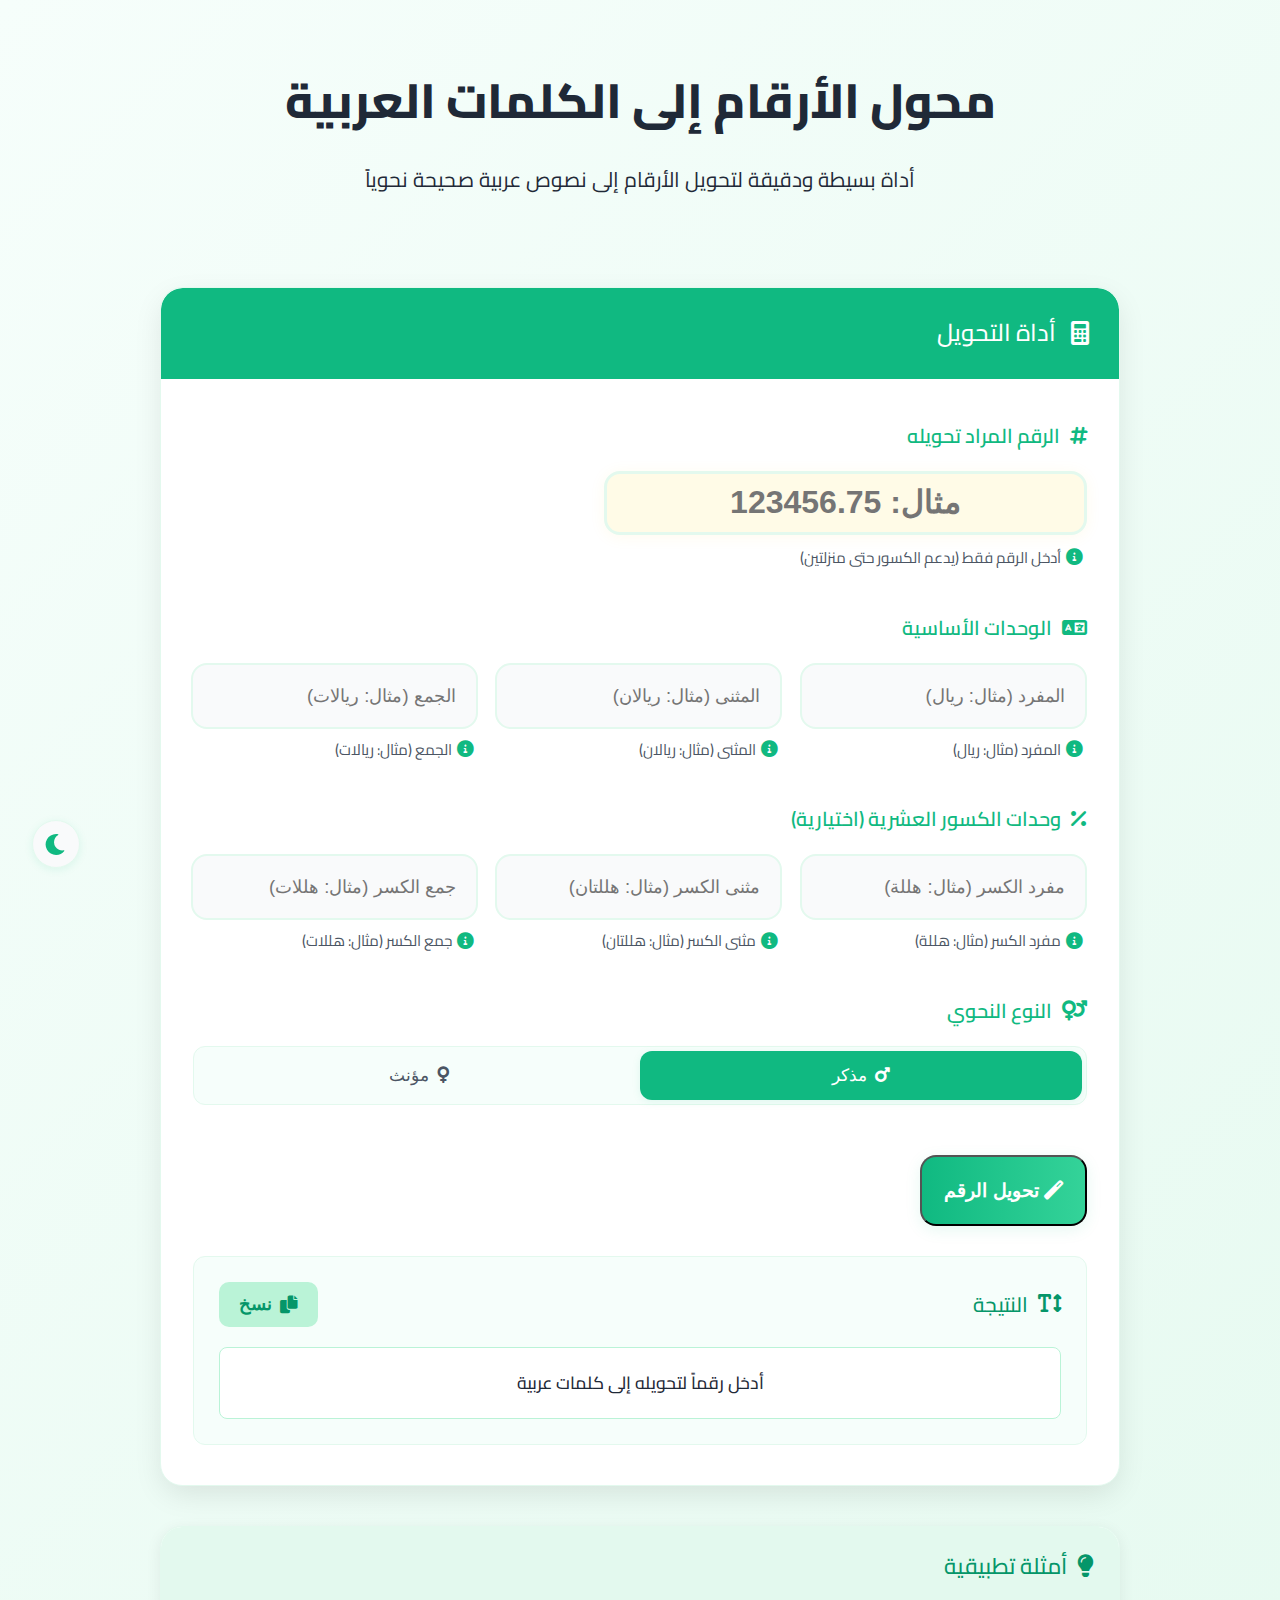
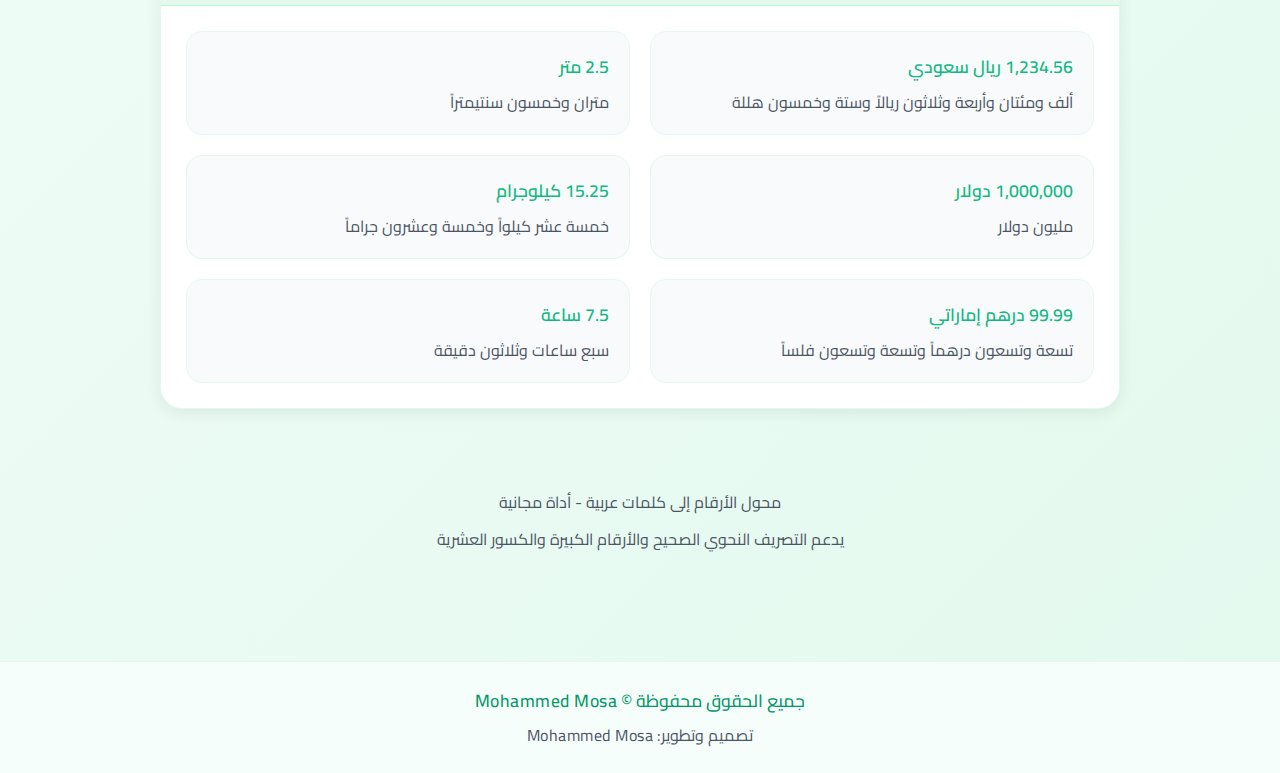
<file: toosl/numbers.html>
<!DOCTYPE html>
<html lang="ar" dir="rtl">
<head>
    <meta charset="UTF-8">
    <meta name="viewport" content="width=device-width, initial-scale=1.0">
    <title>محول الأرقام إلى كلمات عربية</title>
    <link href="https://cdnjs.cloudflare.com/ajax/libs/font-awesome/6.0.0/css/all.min.css" rel="stylesheet">
    <style>
        @import url('https://fonts.googleapis.com/css2?family=Cairo:wght@300;400;500;600&display=swap');
        
        :root {
            --primary-green: #10b981;
            --dark-green: #059669;
            --light-green: #34d399;
            --green-50: #f6fefb;
            --green-100: #e3f9ee;
            --green-200: #baf3d7;
            --gray-50: #f9fafb;
            --gray-100: #f3f4f6;
            --gray-600: #4b5563;
            --gray-800: #1f2937;
            --shadow: 0 4px 16px 0 rgba(0,0,0,0.07);
            --shadow-lg: 0 10px 30px -3px rgba(0,0,0,0.10);
            --transition: 0.25s cubic-bezier(.4,0,.2,1);
        }
        
        * {
            margin: 0;
            padding: 0;
            box-sizing: border-box;
        }
        
        body {
            font-family: 'Cairo', sans-serif;
            background: linear-gradient(135deg, var(--green-50) 0%, var(--green-100) 100%);
            min-height: 100vh;
            color: var(--gray-800);
            line-height: 1.7;
            transition: background 0.4s, color 0.4s;
        }
        
        .container {
            max-width: 1000px;
            margin: 0 auto;
            padding: 20px;
        }
        
        .header {
            text-align: center;
            margin-bottom: 40px;
            padding: 40px 20px;
        }
        
        /* تحسين العناوين والمسافات */
        .header h1 {
            font-size: 3rem;
            font-weight: 800;
            margin-bottom: 20px;
            letter-spacing: 1px;
        }
        .header p {
            font-size: 1.3rem;
            margin-bottom: 10px;
        }
        .main-card, .examples-section {
            margin-bottom: 40px;
        }
        .form-section {
            margin-bottom: 40px;
        }
        .section-title {
            font-size: 1.25rem;
            font-weight: 600;
            color: var(--primary-green);
            margin-bottom: 18px;
            display: flex;
            align-items: center;
            gap: 10px;
        }
        .form-input {
            border-radius: 16px;
            padding: 20px;
            font-size: 1.15rem;
            background: var(--gray-50);
            border: 2px solid var(--green-100);
            transition: var(--transition);
            margin-bottom: 6px;
        }
        .form-input:focus {
            border-color: var(--primary-green);
            background: #fff;
            box-shadow: 0 0 0 4px rgba(16,185,129,0.13);
        }
        .form-group {
            position: relative;
        }
        /* تلميحات وأيقونات */
        .form-input-hint {
            font-size: 0.95rem;
            color: var(--gray-600);
            margin-top: 2px;
            margin-right: 4px;
            display: flex;
            align-items: center;
            gap: 5px;
        }
        .form-input-hint i {
            color: var(--primary-green);
            font-size: 1.1em;
        }
        /* زر التحويل */
        .convert-button {
            border-radius: 16px;
            font-size: 1.2rem;
            padding: 22px;
            background: linear-gradient(90deg, var(--primary-green), var(--light-green));
            color: #fff;
            font-weight: 700;
            box-shadow: 0 4px 16px 0 rgba(16,185,129,0.10);
            margin-top: 10px;
        }
        .convert-button:hover {
            background: var(--dark-green);
            color: #fff;
            box-shadow: 0 8px 24px -4px rgba(16,185,129,0.13);
            transform: translateY(-2px) scale(1.04);
        }
        /* زر النسخ */
        .copy-btn {
            background: var(--green-200);
            color: var(--dark-green);
            border: none;
            border-radius: 10px;
            padding: 12px 20px;
            font-size: 1.1rem;
            font-weight: 600;
            cursor: pointer;
            transition: var(--transition);
            display: flex;
            align-items: center;
            gap: 8px;
            position: relative;
        }
        .copy-btn.copied::after {
            content: 'تم النسخ!';
            position: absolute;
            top: -38px;
            right: 50%;
            transform: translateX(50%);
            background: var(--primary-green);
            color: #fff;
            padding: 6px 16px;
            border-radius: 8px;
            font-size: 1rem;
            box-shadow: 0 2px 8px 0 rgba(16,185,129,0.10);
            opacity: 1;
            pointer-events: none;
            z-index: 10;
            animation: fadeInOut 1.5s;
        }
        @keyframes fadeInOut {
            0% { opacity: 0; }
            10% { opacity: 1; }
            90% { opacity: 1; }
            100% { opacity: 0; }
        }
        .copy-btn:hover {
            background: var(--primary-green);
            color: #fff;
        }
        /* رسالة نجاح/خطأ أعلى النتيجة */
        .feedback-message {
            display: flex;
            align-items: center;
            gap: 10px;
            font-size: 1.1rem;
            font-weight: 600;
            margin-bottom: 12px;
            padding: 12px 18px;
            border-radius: 10px;
            background: var(--green-100);
            color: var(--dark-green);
            box-shadow: 0 2px 8px 0 rgba(16,185,129,0.07);
            min-height: 40px;
        }
        .feedback-message.error {
            background: #ffeaea;
            color: #d32f2f;
        }
        .feedback-message.success {
            background: #e3f9ee;
            color: var(--primary-green);
        }
        /* استجابة أفضل للشاشات الصغيرة */
        @media (max-width: 600px) {
            .header h1 { font-size: 2rem; }
            .main-card, .examples-section { margin-bottom: 24px; }
            .form-section { margin-bottom: 24px; }
            .convert-button { font-size: 1rem; padding: 16px; }
            .copy-btn { font-size: 1rem; padding: 10px 14px; }
        }
        
        .main-card {
            background: white;
            border-radius: 22px;
            box-shadow: var(--shadow-lg);
            overflow: hidden;
            border: 1px solid var(--green-100);
            margin-bottom: 32px;
        }
        
        .card-header {
            background: var(--primary-green);
            color: white;
            padding: 25px 30px;
            display: flex;
            align-items: center;
            gap: 15px;
            border-radius: 22px 22px 0 0;
        }
        
        .card-header i {
            font-size: 24px;
        }
        
        .card-header h2 {
            font-size: 1.5rem;
            font-weight: 500;
        }
        
        .card-body {
            padding: 40px 32px;
        }
        
        .form-grid {
            display: grid;
            grid-template-columns: repeat(auto-fit, minmax(250px, 1fr));
            gap: 20px;
        }
        
        .toggle-buttons {
            display: flex;
            background: var(--green-50);
            border-radius: 12px;
            padding: 4px;
            border: 1px solid var(--green-100);
        }
        
        .toggle-btn {
            flex: 1;
            padding: 14px 0;
            background: transparent;
            border: none;
            border-radius: 12px;
            font-size: 1.05rem;
            font-weight: 500;
            color: var(--gray-600);
            cursor: pointer;
            transition: var(--transition);
            display: flex;
            align-items: center;
            justify-content: center;
            gap: 8px;
        }
        
        .toggle-btn.active {
            background: var(--primary-green);
            color: #fff;
            box-shadow: 0 2px 8px 0 rgba(16,185,129,0.10);
        }
        
        .result-section {
            margin-top: 30px;
            padding: 25px;
            background: var(--green-50);
            border-radius: 12px;
            border: 1px solid var(--green-100);
            position: relative;
        }
        
        .result-header {
            display: flex;
            align-items: center;
            justify-content: space-between;
            margin-bottom: 20px;
        }
        
        .result-title {
            font-size: 1.3rem;
            font-weight: 500;
            color: var(--dark-green);
            display: flex;
            align-items: center;
            gap: 10px;
        }
        
        .result-text {
            background: white;
            padding: 20px;
            border-radius: 8px;
            border: 1px solid var(--green-200);
            font-size: 1.1rem;
            font-weight: 500;
            color: var(--gray-800);
            line-height: 1.7;
            text-align: center;
            min-height: 60px;
            display: flex;
            align-items: center;
            justify-content: center;
        }
        
        .examples-section {
            margin-top: 40px;
            background: white;
            border-radius: 22px;
            box-shadow: var(--shadow);
            border: 1px solid var(--green-100);
            overflow: hidden;
        }
        
        .examples-header {
            background: var(--green-100);
            padding: 20px 25px;
            border-bottom: 1px solid var(--green-200);
        }
        
        .examples-title {
            font-size: 1.4rem;
            font-weight: 500;
            color: var(--dark-green);
            display: flex;
            align-items: center;
            gap: 10px;
        }
        
        .examples-grid {
            padding: 25px;
            display: grid;
            grid-template-columns: repeat(auto-fit, minmax(300px, 1fr));
            gap: 20px;
        }
        
        .example-card {
            background: var(--gray-50);
            border: 1px solid var(--green-100);
            border-radius: 16px;
            padding: 20px;
            cursor: pointer;
            transition: var(--transition);
        }
        
        .example-card:hover {
            background: var(--green-50);
            border-color: var(--primary-green);
            box-shadow: 0 4px 16px 0 rgba(16,185,129,0.10);
            transform: translateY(-2px) scale(1.02);
        }
        
        .example-number {
            font-weight: 600;
            color: var(--primary-green);
            font-size: 1.1rem;
            margin-bottom: 8px;
        }
        
        .example-result {
            color: var(--gray-600);
            font-size: 1rem;
            line-height: 1.5;
        }
        
        .footer {
            text-align: center;
            margin-top: 50px;
            padding: 30px 20px;
            color: var(--gray-600);
        }
        
        .footer p {
            margin-bottom: 10px;
            font-size: 1rem;
        }
        
        /* تأثيرات بسيطة */
        .fade-in {
            animation: fadeIn 0.5s ease-out;
        }
        
        @keyframes fadeIn {
            from { opacity: 0; transform: translateY(20px); }
            to { opacity: 1; transform: translateY(0); }
        }
        
        .success {
            animation: successPulse 0.6s ease-out;
        }
        
        @keyframes successPulse {
            0% { background: var(--green-50); }
            50% { background: var(--green-100); }
            100% { background: var(--green-50); }
        }
        
        /* استجابة للشاشات الصغيرة */
        @media (max-width: 768px) {
            .container {
                padding: 15px;
            }
            
            .header h1 {
                font-size: 2rem;
            }
            
            .card-body,
            .examples-grid {
                padding: 20px;
            }
            
            .form-grid {
                grid-template-columns: 1fr;
            }
            
            .examples-grid {
                grid-template-columns: 1fr;
            }
        }
        /* Dark mode styles */
        body.dark-mode {
            background: linear-gradient(135deg, #232d2b 0%, #1a2321 100%);
            color: #e6f4ef;
        }
        body.dark-mode .main-card,
        body.dark-mode .examples-section {
            background: #232d2b;
            box-shadow: 0 10px 30px -3px rgba(0,0,0,0.30);
        }
        body.dark-mode .form-input {
            background: #1a2321;
            color: #e6f4ef;
            border-color: #2e4d45;
        }
        body.dark-mode .form-input:focus {
            background: #232d2b;
            border-color: var(--light-green);
            box-shadow: 0 0 0 4px rgba(52,211,153,0.10);
        }
        body.dark-mode .convert-button {
            background: var(--light-green);
            color: #1a2321;
        }
        body.dark-mode .convert-button:hover {
            background: var(--primary-green);
            color: #fff;
        }
        body.dark-mode .toggle-btn.active {
            background: var(--light-green);
            color: #1a2321;
        }
        body.dark-mode .example-card {
            background: #1a2321;
            border-color: #2e4d45;
        }
        body.dark-mode .footer-credit {
            background: #232d2b;
            color: var(--light-green);
            border-top: 1px solid #2e4d45;
        }
        /* Dark mode toggle button */
        .dark-toggle {
            position: fixed;
            left: 32px;
            bottom: 32px;
            z-index: 1000;
            background: var(--gray-50);
            color: var(--primary-green);
            border: 1.5px solid var(--green-100);
            border-radius: 50%;
            width: 48px;
            height: 48px;
            display: flex;
            align-items: center;
            justify-content: center;
            font-size: 1.5rem;
            cursor: pointer;
            box-shadow: 0 2px 8px 0 rgba(16,185,129,0.10);
            transition: var(--transition);
        }
        .dark-toggle:hover {
            background: var(--primary-green);
            color: #fff;
        }
        body.dark-mode .dark-toggle {
            background: #232d2b;
            color: var(--light-green);
            border-color: #2e4d45;
        }
        body.dark-mode .dark-toggle:hover {
            background: var(--light-green);
            color: #232d2b;
        }
        .form-group #numberInput {
            font-size: 2rem;
            padding: 28px 20px;
            height: 64px;
            border-width: 3px;
            background: #fffbe7;
            box-shadow: 0 2px 16px 0 rgba(255, 193, 7, 0.07);
            text-align: center;
            font-weight: 700;
            letter-spacing: 1px;
            margin-bottom: 8px;
        }
        @media (max-width: 600px) {
            .form-group #numberInput {
                font-size: 1.3rem;
                padding: 18px 10px;
                height: 48px;
            }
        }
    </style>
</head>
<body>
    <button class="dark-toggle" id="darkToggle" title="تبديل الوضع الليلي"><i class="fas fa-moon"></i></button>
    <div class="container">
        <!-- الرأس -->
        <div class="header">
            <h1>محول الأرقام إلى الكلمات العربية</h1>
            <p>أداة بسيطة ودقيقة لتحويل الأرقام إلى نصوص عربية صحيحة نحوياً</p>
        </div>

        <!-- البطاقة الرئيسية -->
        <div class="main-card">
            <div class="card-header">
                <i class="fas fa-calculator"></i>
                <h2>أداة التحويل</h2>
            </div>
            
            <div class="card-body">
                <!-- إدخال الرقم -->
                <div class="form-section">
                    <div class="section-title">
                        <i class="fas fa-hashtag"></i>
                        الرقم المراد تحويله
                    </div>
                    <div class="form-group">
                        <input type="text" id="numberInput" class="form-input" placeholder="مثال: 123456.75" inputmode="decimal" autocomplete="off" pattern="[0-9.,]*">
                        <div class="form-input-hint"><i class="fas fa-info-circle"></i>أدخل الرقم فقط (يدعم الكسور حتى منزلتين)</div>
                    </div>
                </div>

                <!-- الوحدات الأساسية -->
                <div class="form-section">
                    <div class="section-title">
                        <i class="fas fa-language"></i>
                        الوحدات الأساسية
                    </div>
                    <div class="form-grid">
                        <div class="form-group">
                            <input type="text" id="singular" class="form-input" placeholder="المفرد (مثال: ريال)">
                            <div class="form-input-hint"><i class="fas fa-info-circle"></i>المفرد (مثال: ريال)</div>
                        </div>
                        <div class="form-group">
                            <input type="text" id="dual" class="form-input" placeholder="المثنى (مثال: ريالان)">
                            <div class="form-input-hint"><i class="fas fa-info-circle"></i>المثنى (مثال: ريالان)</div>
                        </div>
                        <div class="form-group">
                            <input type="text" id="plural" class="form-input" placeholder="الجمع (مثال: ريالات)">
                            <div class="form-input-hint"><i class="fas fa-info-circle"></i>الجمع (مثال: ريالات)</div>
                        </div>
                    </div>
                </div>

                <!-- وحدات الكسور -->
                <div class="form-section">
                    <div class="section-title">
                        <i class="fas fa-percentage"></i>
                        وحدات الكسور العشرية (اختيارية)
                    </div>
                    <div class="form-grid">
                        <div class="form-group">
                            <input type="text" id="fractionalSingular" class="form-input" placeholder="مفرد الكسر (مثال: هللة)">
                            <div class="form-input-hint"><i class="fas fa-info-circle"></i>مفرد الكسر (مثال: هللة)</div>
                        </div>
                        <div class="form-group">
                            <input type="text" id="fractionalDual" class="form-input" placeholder="مثنى الكسر (مثال: هللتان)">
                            <div class="form-input-hint"><i class="fas fa-info-circle"></i>مثنى الكسر (مثال: هللتان)</div>
                        </div>
                        <div class="form-group">
                            <input type="text" id="fractionalPlural" class="form-input" placeholder="جمع الكسر (مثال: هللات)">
                            <div class="form-input-hint"><i class="fas fa-info-circle"></i>جمع الكسر (مثال: هللات)</div>
                        </div>
                    </div>
                </div>

                <!-- النوع النحوي -->
                <div class="form-section">
                    <div class="section-title">
                        <i class="fas fa-venus-mars"></i>
                        النوع النحوي
                    </div>
                    <div class="toggle-buttons">
                        <button type="button" class="toggle-btn active" data-gender="masculine">
                            <i class="fas fa-mars"></i>
                            مذكر
                        </button>
                        <button type="button" class="toggle-btn" data-gender="feminine">
                            <i class="fas fa-venus"></i>
                            مؤنث
                        </button>
                    </div>
                </div>

                <!-- زر التحويل -->
                <button class="convert-button" onclick="convertNumber()">
                    <i class="fas fa-magic"></i>
                    تحويل الرقم
                </button>

                <!-- عرض النتيجة -->
                <div class="result-section" id="resultSection">
                    <div class="result-header">
                        <div class="result-title">
                            <i class="fas fa-text-height"></i>
                            النتيجة
                        </div>
                        <button class="copy-btn" id="copyBtn" onclick="copyResult()">
                            <i class="fas fa-copy"></i>
                            نسخ
                        </button>
                    </div>
                    <div class="result-text" id="result">
                        أدخل رقماً لتحويله إلى كلمات عربية
                    </div>
                </div>
                <!-- رسالة نجاح/خطأ أعلى النتيجة -->
                <div id="feedbackMsg" class="feedback-message" style="display:none;"></div>
            </div>
        </div>

        <!-- قسم الأمثلة -->
        <div class="examples-section">
            <div class="examples-header">
                <div class="examples-title">
                    <i class="fas fa-lightbulb"></i>
                    أمثلة تطبيقية
                </div>
            </div>
            
            <div class="examples-grid">
                <div class="example-card" onclick="loadExample(1234.56, 'ريال', 'ريالان', 'ريالات', 'هللة', 'هللتان', 'هللات', true)">
                    <div class="example-number">1,234.56 ريال سعودي</div>
                    <div class="example-result">ألف ومئتان وأربعة وثلاثون ريالاً وستة وخمسون هللة</div>
                </div>
                
                <div class="example-card" onclick="loadExample(2.5, 'متر', 'متران', 'أمتار', 'سنتيمتر', 'سنتيمتران', 'سنتيمترات', true)">
                    <div class="example-number">2.5 متر</div>
                    <div class="example-result">متران وخمسون سنتيمتراً</div>
                </div>
                
                <div class="example-card" onclick="loadExample(1000000, 'دولار', 'دولاران', 'دولارات', '', '', '', true)">
                    <div class="example-number">1,000,000 دولار</div>
                    <div class="example-result">مليون دولار</div>
                </div>
                
                <div class="example-card" onclick="loadExample(15.25, 'كيلو', 'كيلوان', 'كيلوات', 'جرام', 'جرامان', 'جرامات', true)">
                    <div class="example-number">15.25 كيلوجرام</div>
                    <div class="example-result">خمسة عشر كيلواً وخمسة وعشرون جراماً</div>
                </div>
                
                <div class="example-card" onclick="loadExample(99.99, 'درهم', 'درهمان', 'دراهم', 'فلس', 'فلسان', 'فلوس', true)">
                    <div class="example-number">99.99 درهم إماراتي</div>
                    <div class="example-result">تسعة وتسعون درهماً وتسعة وتسعون فلساً</div>
                </div>
                
                <div class="example-card" onclick="loadExample(7.5, 'ساعة', 'ساعتان', 'ساعات', 'دقيقة', 'دقيقتان', 'دقائق', true)">
                    <div class="example-number">7.5 ساعة</div>
                    <div class="example-result">سبع ساعات وثلاثون دقيقة</div>
                </div>
            </div>
        </div>

        <!-- التذييل -->
        <div class="footer">
            <p>محول الأرقام إلى كلمات عربية - أداة مجانية</p>
            <p>يدعم التصريف النحوي الصحيح والأرقام الكبيرة والكسور العشرية</p>
        </div>
    </div>

    <footer class="footer-credit" style="background: var(--green-50); border-top: 1px solid var(--green-100); padding: 24px 0; text-align: center; margin-top: 48px; font-size: 1.1rem; color: var(--dark-green); letter-spacing: 0.5px;">
        <div style="margin-bottom: 6px; font-weight: 500;">جميع الحقوق محفوظة © Mohammed Mosa</div>
        <div style="font-size: 1rem; color: var(--gray-600);">تصميم وتطوير: Mohammed Mosa</div>
    </footer>

    <script>
        let isMasculine = true;
        
        // إعداد أزرار النوع
        document.querySelectorAll('.toggle-btn').forEach(btn => {
            btn.addEventListener('click', function() {
                document.querySelectorAll('.toggle-btn').forEach(b => b.classList.remove('active'));
                this.classList.add('active');
                isMasculine = this.dataset.gender === 'masculine';
            });
        });

        function numberToArabicWordsFull(number, options) {
            const { singular, dual, plural, fractionalSingular, fractionalDual, fractionalPlural, isMasculine } = options;
            
            const masculineUnits = [
                'صفر', 'واحد', 'اثنان', 'ثلاثة', 'أربعة', 'خمسة', 'ستة',
                'سبعة', 'ثمانية', 'تسعة', 'عشرة', 'أحد عشر', 'اثنا عشر',
                'ثلاثة عشر', 'أربعة عشر', 'خمسة عشر', 'ستة عشر',
                'سبعة عشر', 'ثمانية عشر', 'تسعة عشر'
            ];
            
            const feminineUnits = [
                'صفر', 'واحدة', 'اثنتان', 'ثلاث', 'أربع', 'خمس', 'ست',
                'سبع', 'ثمان', 'تسع', 'عشر', 'إحدى عشرة', 'اثنتا عشرة',
                'ثلاث عشرة', 'أربع عشرة', 'خمس عشرة', 'ست عشرة',
                'سبع عشرة', 'ثماني عشرة', 'تسع عشرة'
            ];
            
            const tens = [
                '', '', 'عشرون', 'ثلاثون', 'أربعون', 'خمسون',
                'ستون', 'سبعون', 'ثمانون', 'تسعون'
            ];
            
            function getUnits(n) {
                return isMasculine ? masculineUnits[n] : feminineUnits[n];
            }
            
            function convertBelow100(n) {
                if (n < 20) return getUnits(n);
                const ten = Math.floor(n / 10);
                const unit = n % 10;
                if (unit === 0) return tens[ten];
                return `${getUnits(unit)} و${tens[ten]}`;
            }
            
            function convertBelow1000(n) {
                if (n < 100) return convertBelow100(n);
                const hundred = Math.floor(n / 100);
                const rest = n % 100;
                let hundredWord;
                if (hundred === 1) hundredWord = 'مائة';
                else if (hundred === 2) hundredWord = 'مئتان';
                else hundredWord = `${getUnits(hundred)} مائة`;
                if (rest === 0) return hundredWord;
                return `${hundredWord} و${convertBelow100(rest)}`;
            }
            
            function convertLarge(n) {
                if (n === 0) return getUnits(0);
                if (n < 1000) return convertBelow1000(n);
                const scales = [
                    ['', '', ''],
                    ['ألف', 'ألفان', 'آلاف'],
                    ['مليون', 'مليونان', 'ملايين'],
                    ['مليار', 'ملياران', 'مليارات']
                ];
                const parts = [];
                let scaleIndex = 0;
                while (n > 0) {
                    const chunk = n % 1000;
                    if (chunk !== 0) {
                        let chunkWords = '';
                        if (scaleIndex > 0 && chunk === 1) {
                            // لا تكتب "واحد ألف" بل فقط "ألف"
                            chunkWords = scales[scaleIndex][0];
                        } else {
                            chunkWords = convertBelow1000(chunk);
                            if (scaleIndex > 0) {
                                let scaleWord;
                                if (chunk === 2) scaleWord = scales[scaleIndex][1];
                                else if (chunk >= 3 && chunk <= 10) scaleWord = scales[scaleIndex][2];
                                else scaleWord = scales[scaleIndex][0];
                                chunkWords += ` ${scaleWord}`;
                            }
                        }
                        parts.unshift(chunkWords);
                    }
                    n = Math.floor(n / 1000);
                    scaleIndex++;
                }
                return parts.join(' و');
            }
            
            // عدل استخراج الكسر ليكون حتى منزلتين فقط
            const intPart = Math.floor(number);
            const fracPart = Math.round((number - intPart) * 100); // دائماً منزلتين فقط
            
            // صيغة الوحدة للجزء الصحيح
            let unitWord = '';
            if (intPart === 1 && singular) unitWord = singular;
            else if (intPart === 2 && dual) unitWord = dual;
            else if (intPart >= 3 && intPart <= 10 && plural) unitWord = plural;
            else if (singular) unitWord = singular;
            // إذا لم توجد وحدة، لا تضفها
            let result = convertLarge(intPart);
            if (unitWord) result += ` ${unitWord}`;
            
            // الجزء العشري
            if (fracPart > 0 && fractionalSingular) {
                let fracUnitWord = '';
                if (fracPart === 1 && fractionalSingular) fracUnitWord = fractionalSingular;
                else if (fracPart === 2 && fractionalDual) fracUnitWord = fractionalDual;
                else if (fracPart >= 3 && fracPart <= 10 && fractionalPlural) fracUnitWord = fractionalPlural;
                else if (fractionalSingular) fracUnitWord = fractionalSingular;
                if (fracUnitWord) result += ` و${convertLarge(fracPart)} ${fracUnitWord}`;
            }
            
            return result;
        }

        function convertNumber() {
            let raw = document.getElementById('numberInput').value;
            // استبدل الفاصلة بنقطة
            raw = raw.replace(/،/g, '.').replace(/,/g, '.');
            // إذا كان الإدخال فارغاً
            if (!raw) {
                document.getElementById('result').textContent = 'أدخل رقماً لتحويله إلى كلمات عربية';
                document.getElementById('copyBtn').style.display = 'none';
                showFeedback('يرجى إدخال رقم', 'error');
                return;
            }
            // إذا كان الإدخال غير صالح
            if (!/^\d*\.?\d*$/.test(raw)) {
                document.getElementById('result').textContent = 'يرجى إدخال رقم صالح فقط';
                document.getElementById('copyBtn').style.display = 'none';
                showFeedback('المدخل غير صالح. أدخل أرقاماً فقط.', 'error');
                return;
            }
            // اجعل الكسر حتى منزلتين فقط
            if (raw.includes('.')) {
                const [intPart, fracPart] = raw.split('.');
                raw = intPart + '.' + (fracPart.substring(0, 2));
            }
            const number = parseFloat(raw);
            
            const singular = document.getElementById('singular').value.trim();
            const dual = document.getElementById('dual').value.trim();
            const plural = document.getElementById('plural').value.trim();
            const fractionalSingular = document.getElementById('fractionalSingular').value.trim();
            const fractionalDual = document.getElementById('fractionalDual').value.trim();
            const fractionalPlural = document.getElementById('fractionalPlural').value.trim();
            
            if (isNaN(number)) {
                document.getElementById('result').textContent = 'يرجى إدخال رقم صحيح';
                document.getElementById('copyBtn').style.display = 'none';
                showFeedback('يرجى إدخال رقم صحيح', 'error');
                return;
            }
            
            // أزل التحقق من الوحدات المطلوبة
            const options = {
                singular,
                dual,
                plural,
                fractionalSingular: fractionalSingular || null,
                fractionalDual: fractionalDual || null,
                fractionalPlural: fractionalPlural || null,
                isMasculine
            };
            
            const result = numberToArabicWordsFull(number, options);
            document.getElementById('result').textContent = result;
            document.getElementById('copyBtn').style.display = 'flex';
            showFeedback('تم التحويل بنجاح!', 'success');
            
            // تأثير النجاح
            const resultSection = document.getElementById('resultSection');
            resultSection.classList.add('success');
            setTimeout(() => resultSection.classList.remove('success'), 600);
        }

        function loadExample(number, singular, dual, plural, fractionalSingular, fractionalDual, fractionalPlural, masculine) {
            document.getElementById('numberInput').value = number;
            document.getElementById('singular').value = singular;
            document.getElementById('dual').value = dual;
            document.getElementById('plural').value = plural;
            document.getElementById('fractionalSingular').value = fractionalSingular;
            document.getElementById('fractionalDual').value = fractionalDual;
            document.getElementById('fractionalPlural').value = fractionalPlural;
            
            // تحديث النوع
            document.querySelectorAll('.toggle-btn').forEach(b => b.classList.remove('active'));
            const targetBtn = masculine ? '[data-gender="masculine"]' : '[data-gender="feminine"]';
            document.querySelector(targetBtn).classList.add('active');
            isMasculine = masculine;
            
            // تحويل مع تأثير
            setTimeout(() => convertNumber(), 100);
        }

        function copyResult() {
            const resultText = document.getElementById('result').textContent;
            navigator.clipboard.writeText(resultText).then(() => {
                const btn = document.getElementById('copyBtn');
                btn.classList.add('copied');
                setTimeout(() => btn.classList.remove('copied'), 1500);
            });
        }

        // تحويل تلقائي أثناء الكتابة وتصحيح الإدخال
        const numberInput = document.getElementById('numberInput');
        numberInput.addEventListener('input', function(e) {
            // استبدل الفاصلة بنقطة
            let val = numberInput.value.replace(/،/g, '.').replace(/,/g, '.');
            // اسمح فقط بالأرقام والفاصلة العشرية
            val = val.replace(/[^0-9.]/g, '');
            // لا تسمح بأكثر من نقطة عشرية واحدة
            const parts = val.split('.');
            if (parts.length > 2) {
                val = parts[0] + '.' + parts.slice(1).join('');
            }
            numberInput.value = val;
            convertNumber();
        });
        // منع لصق نص غير رقمي
        numberInput.addEventListener('paste', function(e) {
            const pasted = (e.clipboardData || window.clipboardData).getData('text');
            if (!/^\d*[.,]?\d*$/.test(pasted)) {
                e.preventDefault();
            }
        });

        // تأثير التلاشي عند التحميل
        document.addEventListener('DOMContentLoaded', function() {
            document.querySelector('.container').classList.add('fade-in');
        });

        // Dark mode toggle functionality
        const darkToggle = document.getElementById('darkToggle');
        darkToggle.addEventListener('click', function() {
            document.body.classList.toggle('dark-mode');
            if(document.body.classList.contains('dark-mode')) {
                darkToggle.innerHTML = '<i class="fas fa-sun"></i>';
            } else {
                darkToggle.innerHTML = '<i class="fas fa-moon"></i>';
            }
        });
    </script>
</body>
</html>
</file>
